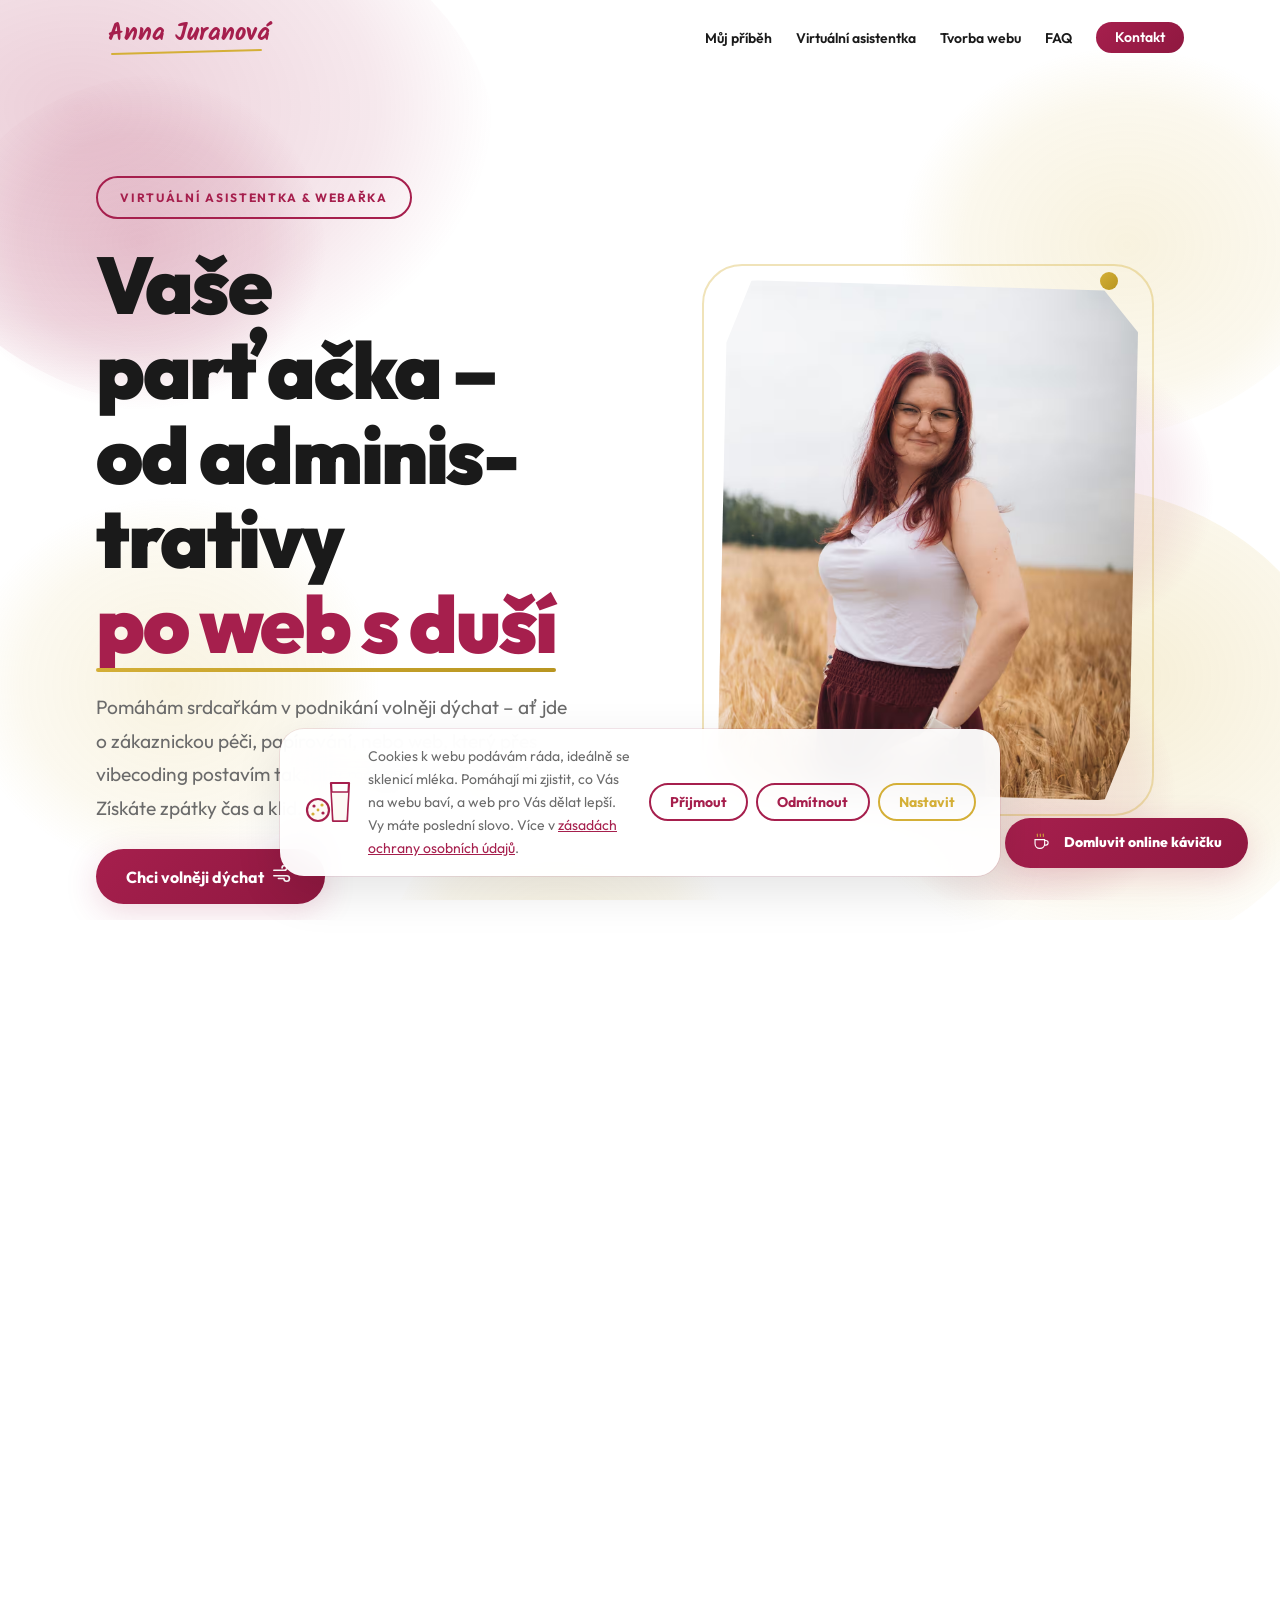
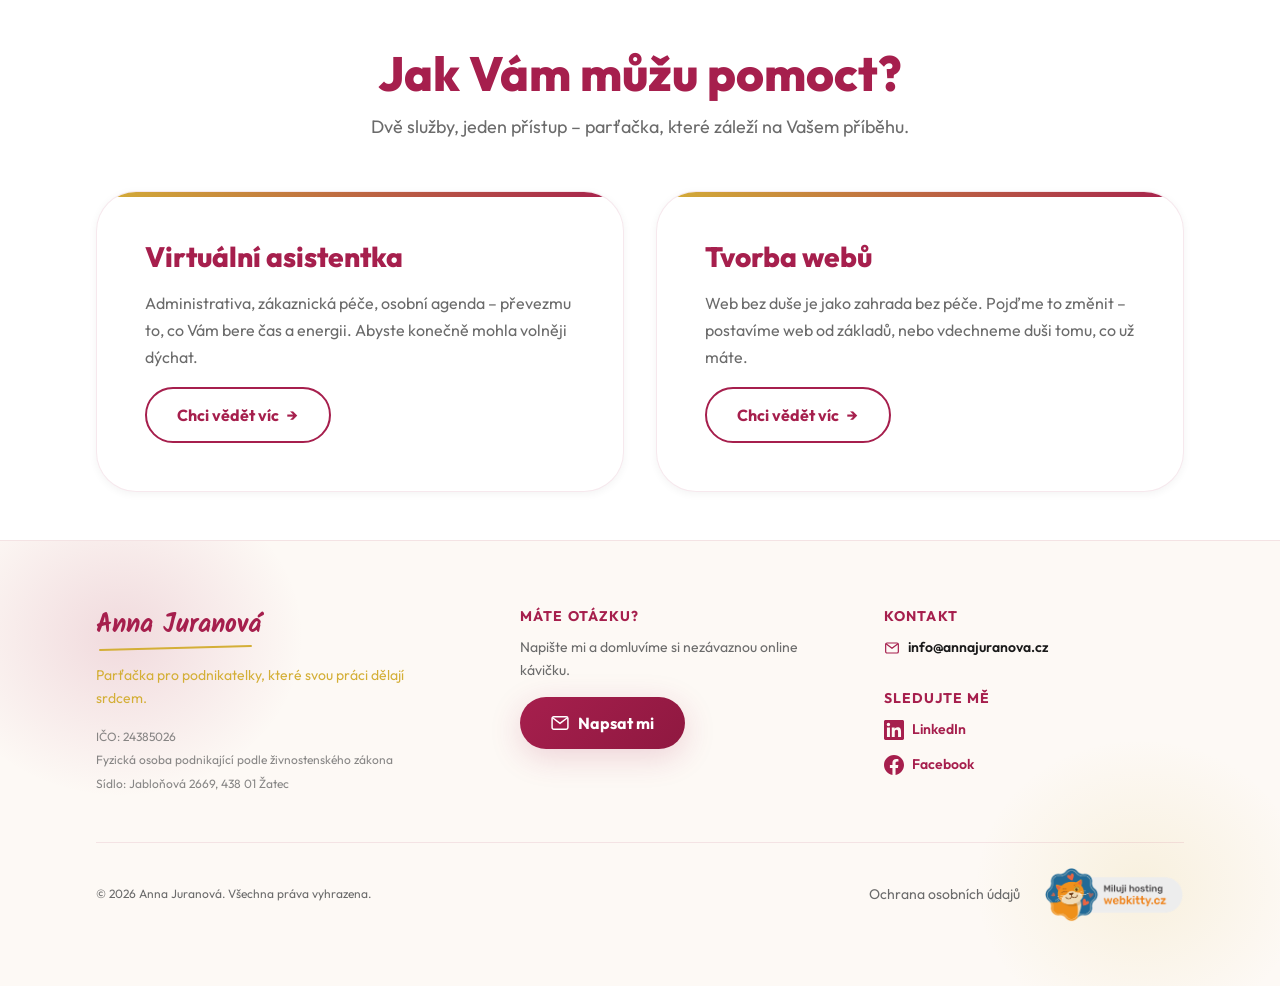
<file: index.html>
<!DOCTYPE html>
<html lang="cs">

<head>
  <meta charset="UTF-8" />
  <meta http-equiv="X-UA-Compatible" content="IE=edge" />
  <meta name="viewport" content="width=device-width, initial-scale=1.0" />

  <title>Anna Juranová – virtuální asistentka &amp; webařka</title>
  <meta name="description"
    content="Pomáhám srdcařkám v podnikání volněji dýchat – ať jde o zákaznickou péči, papírování, nebo web s duší. První online kávička zdarma." />
  <link rel="canonical" href="https://annajuranova.cz/" />

  <!-- Open Graph -->
  <meta property="og:type" content="website" />
  <meta property="og:url" content="https://annajuranova.cz/" />
  <meta property="og:title" content="Anna Juranová – virtuální asistentka &amp; webařka" />
  <meta property="og:description"
    content="Pomáhám srdcařkám v podnikání volněji dýchat – zákaznická péče, administrativa nebo web s duší." />
  <meta property="og:image" content="https://annajuranova.cz/Obrazky/muj_pribeh_2-og.jpeg" />
  <meta property="og:image:width" content="1200" />
  <meta property="og:image:height" content="630" />

  <!-- Twitter Card -->
  <meta name="twitter:card" content="summary_large_image" />
  <meta name="twitter:title" content="Anna Juranová – virtuální asistentka &amp; webařka" />
  <meta name="twitter:description"
    content="Pomáhám srdcařkám v podnikání volněji dýchat – zákaznická péče, administrativa nebo web s duší." />
  <meta name="twitter:image" content="https://annajuranova.cz/Obrazky/muj_pribeh_2-og.jpeg" />

  <!-- Favicon -->
  <link rel="icon" href="favicon.svg" type="image/svg+xml" />

  <!-- Fonts -->
  <link rel="preconnect" href="https://fonts.googleapis.com" />
  <link rel="preconnect" href="https://fonts.gstatic.com" crossorigin />
  <link href="https://fonts.googleapis.com/css2?family=Outfit:wght@300;400;500;600;700;800;900&family=Kalam:wght@700&display=swap"
    rel="stylesheet" />

  <!-- Styles -->
  <link rel="stylesheet" href="style.css?v=8" />

  <!-- Calendly popup widget: CSS i JS se donačítají dynamicky až na klik (viz script.js) -->

  <!-- Structured data – LocalBusiness -->
  <script type="application/ld+json">
  {
    "@context": "https://schema.org",
    "@type": "LocalBusiness",
    "name": "Anna Juranová",
    "description": "Virtuální asistentka a tvorba webů",
    "url": "https://annajuranova.cz",
    "email": "info@annajuranova.cz",
    "address": {
      "@type": "PostalAddress",
      "streetAddress": "Jabloňová 2669",
      "addressLocality": "Žatec",
      "postalCode": "438 01",
      "addressCountry": "CZ"
    }
  }
  </script>

</head>

<body>

  <!-- ========== DEKORATIVNÍ AKVARELOVÉ SKVRNY NA CELÉ STRÁNCE ========== -->
  <div class="watercolor-bg" aria-hidden="true">
    <div class="wc-blob wc-blob--1"></div>
    <div class="wc-blob wc-blob--2"></div>
    <div class="wc-blob wc-blob--3"></div>
    <div class="wc-blob wc-blob--4"></div>
    <div class="wc-blob wc-blob--5"></div>
    <div class="wc-blob wc-blob--6"></div>
  </div>

  <!-- ========== NAVIGATION ========== -->
  <nav class="navbar" id="navbar" aria-label="Hlavní navigace">
    <div class="navbar__inner">
      <a href="/" class="navbar__logo" aria-label="Anna Juranová – domů" aria-current="page">
        <span class="navbar__logo-text">
          <span class="navbar__logo-name">Anna Juranová</span>        </span>
      </a>
      <ul class="navbar__links" id="nav-links" role="list">
        <li><a href="/muj-pribeh" class="navbar__link">Můj příběh</a></li>
        <li><a href="/virtualni-asistentka" class="navbar__link">Virtuální asistentka</a></li>
        <li><a href="/tvorba-webu" class="navbar__link">Tvorba webu</a></li>
        <li><a href="/faq" class="navbar__link">FAQ</a></li>
        <li><a href="/kontakt" class="navbar__link navbar__link--cta">Kontakt</a></li>
      </ul>
      <button class="navbar__hamburger" id="hamburger" aria-label="Otevřít menu" aria-expanded="false"
        aria-controls="nav-links">
        <span></span><span></span><span></span>
      </button>
    </div>
  </nav>

  <!-- ========== HERO ========== -->
  <section class="hero" id="hero">
    <!-- Akvarelové skvrny specificky pro hero -->
    <div class="hero__watercolor hero__watercolor--1" aria-hidden="true"></div>
    <div class="hero__watercolor hero__watercolor--2" aria-hidden="true"></div>

    <div class="hero__inner">
      <!-- Levý sloupec – text -->
      <div class="hero__content">
        <p class="hero__eyebrow reveal">
          Virtuální asistentka &amp;&nbsp;webařka
        </p>

        <h1 class="hero__title reveal">
          Vaše parťačka&nbsp;–<br />
          od&nbsp;adminis&shy;trativy<br />
          <span class="hero__title-accent">po&nbsp;web s&nbsp;duší</span>
        </h1>

        <p class="hero__subtitle reveal">
          Pomáhám srdcařkám v&nbsp;podnikání volněji dýchat – ať&nbsp;jde o&nbsp;zákaznickou péči,
          papírování, nebo web, který přes vibecoding postavím tak, aby&nbsp;měl duši
          a&nbsp;vyprávěl Váš příběh. Získáte zpátky čas a&nbsp;klid.
          Já&nbsp;se postarám o&nbsp;zbytek.
        </p>

        <a href="/kontakt" class="btn btn--cta btn--expand reveal" id="hero-cta">
          <span class="btn__text">Chci volněji dýchat</span>
          <span class="btn__arrow" aria-hidden="true">
            <svg viewBox="0 0 24 24" width="22" height="22" fill="none" xmlns="http://www.w3.org/2000/svg">
              <path class="btn__wind-line btn__wind-line--1" d="M2 9h11.5a2.5 2.5 0 10-2.5-2.5" stroke="#fff"
                stroke-width="1.8" stroke-linecap="round" />
              <path class="btn__wind-line btn__wind-line--2" d="M2 15h14a3 3 0 11-3 3H7" stroke="#fff"
                stroke-width="1.8" stroke-linecap="round" />
            </svg>
          </span>
        </a>
      </div>

      <!-- Pravý sloupec – foto s image mask -->
      <div class="hero__visual reveal" aria-hidden="true">
        <div class="hero__image-frame">
          <img src="Obrazky/hero_sekce%20(1).avif" alt="Anna Juranová – virtuální asistentka a webařka"
            class="hero__photo" width="480" height="600" fetchpriority="high" />
          <!-- Dekorativní pruhy -->
          <div class="hero__deco-ring"></div>
          <div class="hero__deco-dot hero__deco-dot--1"></div>
          <div class="hero__deco-dot hero__deco-dot--2"></div>
        </div>
      </div>
    </div>
  </section>

  <!-- ========== INTRO CARDS (4) ========== -->
  <section class="intro section" id="intro" aria-labelledby="intro-heading">
    <div class="container">
      <h2 class="visually-hidden" id="intro-heading">Proč spolupracovat právě se mnou</h2>
      <div class="intro__grid">

        <article class="intro-card reveal">
          <div class="intro-card__icon-wrap">
            <div class="lottie-icon" id="lottie-admin" aria-hidden="true">
              <!-- Fallback ikona -->
              <svg viewBox="0 0 48 48" fill="none" xmlns="http://www.w3.org/2000/svg">
                <rect x="12" y="9" width="24" height="34" rx="3" stroke="#a61f4d" stroke-width="2.5" fill="none" />
                <rect x="18" y="6" width="12" height="6" rx="2" fill="#d4af37" />
                <path d="M17 21h14M17 28h14M17 35h8" stroke="#a61f4d" stroke-width="2.5" stroke-linecap="round" />
              </svg>
            </div>
          </div>
          <h3 class="intro-card__title">7&nbsp;let v&nbsp;administrativě a&nbsp;zákaznické péči</h3>
          <p class="intro-card__text">Prošla jsem si pozicemi jako back office i&nbsp;koordinátorka dálkového studia.
            Vím, že administrativa a&nbsp;zákaznická péče jsou nepostradatelný základ každého podnikání – a&nbsp;vím,
            jak se o&nbsp;ně postarat.</p>
        </article>

        <article class="intro-card reveal">
          <div class="intro-card__icon-wrap">
            <div class="lottie-icon" id="lottie-web" aria-hidden="true">
              <svg viewBox="0 0 48 48" fill="none" xmlns="http://www.w3.org/2000/svg">
                <rect x="9" y="9" width="30" height="21" rx="2.5" stroke="#a61f4d" stroke-width="2.5" fill="none" />
                <path d="M5 37h38l-3 4H8l-3-4z" fill="#d4af37" />
                <path d="M19 16l-4 4 4 4M29 16l4 4-4 4" stroke="#a61f4d" stroke-width="2.2" stroke-linecap="round"
                  stroke-linejoin="round" />
              </svg>
            </div>
          </div>
          <h3 class="intro-card__title">Tvořím weby s&nbsp;duší</h3>
          <p class="intro-card__text">Neslibuju weby hotové přes noc. Než začnu cokoli stavět, chci znát Váš příběh.
            Jedině tak může vzniknout web, který bude opravdu Váš.</p>
        </article>

        <article class="intro-card reveal">
          <div class="intro-card__icon-wrap">
            <div class="lottie-icon" id="lottie-empathy" aria-hidden="true">
              <svg viewBox="0 0 48 48" fill="none" xmlns="http://www.w3.org/2000/svg">
                <path d="M24 38s-14-9-14-19a8 8 0 0116 0 8 8 0 0116 0c0 10-14 19-14 19" fill="#a61f4d" opacity="0.15" />
                <path d="M24 38s-14-9-14-19a8 8 0 0116 0 8 8 0 0116 0c0 10-14 19-14 19" stroke="#a61f4d"
                  stroke-width="2.5" stroke-linejoin="round" />
              </svg>
            </div>
          </div>
          <h3 class="intro-card__title">Empatický a&nbsp;individuální přístup</h3>
          <p class="intro-card__text">Nejste pro mě jen další klientka. Zajímá mě Váš příběh, Vaše podnikání i&nbsp;to,
            co Vás trápí. Protože jen tak můžu být skutečnou parťačkou.</p>
        </article>

        <article class="intro-card reveal">
          <div class="intro-card__icon-wrap">
            <div class="lottie-icon" id="lottie-chaos" aria-hidden="true">
              <svg viewBox="0 0 48 48" fill="none" xmlns="http://www.w3.org/2000/svg">
                <circle cx="24" cy="24" r="17" stroke="#a61f4d" stroke-width="2.5" fill="none" />
                <path d="M24 9l4.5 15h-9L24 9z" fill="#a61f4d" />
                <path d="M24 39l4.5-15h-9L24 39z" fill="#d4af37" />
                <circle cx="24" cy="24" r="2.5" fill="#fdf9f5" stroke="#a61f4d" stroke-width="1.5" />
              </svg>
            </div>
          </div>
          <h3 class="intro-card__title">Průvodkyně digitálním chaosem</h3>
          <p class="intro-card__text">Ztrácíte se v&nbsp;e‑mailech nebo papírování? Nebo nevíte, jak začít delegovat?
            Od&nbsp;toho tu&nbsp;jsem já – provedu Vás krok za&nbsp;krokem.</p>
        </article>

      </div>
    </div>
  </section>

  <!-- ========== JAK VÁM MŮŽU POMOCT? ========== -->
  <section class="help section" id="help" aria-labelledby="help-heading">
    <div class="container">
      <div class="section-header reveal">
        <h2 class="section-title" id="help-heading">Jak Vám můžu pomoct?</h2>
        <p class="section-subtitle">Dvě služby, jeden přístup – parťačka, které záleží na&nbsp;Vašem příběhu.</p>
      </div>
      <div class="help__grid">

        <article class="help-card reveal">
          <div class="help-card__body">
            <h3 class="help-card__title">Virtuální asistentka</h3>
            <p class="help-card__text">Administrativa, zákaznická péče, osobní agenda – převezmu to, co&nbsp;Vám bere
              čas a&nbsp;energii. Abyste konečně mohla volněji dýchat.</p>
            <a href="/virtualni-asistentka" class="btn btn--ghost btn--expand">
              <span class="btn__text">Chci vědět víc</span>
              <span class="btn__arrow" aria-hidden="true">→</span>
            </a>
          </div>
        </article>

        <article class="help-card reveal">
          <div class="help-card__body">
            <h3 class="help-card__title">Tvorba webů</h3>
            <p class="help-card__text">Web bez duše je jako zahrada bez péče. Pojďme to změnit – postavíme web
              od&nbsp;základů, nebo vdechneme duši tomu, co&nbsp;už máte.</p>
            <a href="/tvorba-webu" class="btn btn--ghost btn--expand">
              <span class="btn__text">Chci vědět víc</span>
              <span class="btn__arrow" aria-hidden="true">→</span>
            </a>
          </div>
        </article>

      </div>
    </div>
  </section>

  <!-- ========== FOOTER ========== -->
  <footer class="footer">
    <div class="footer__watercolor" aria-hidden="true">
      <div class="footer__wc-blob footer__wc-blob--1"></div>
      <div class="footer__wc-blob footer__wc-blob--2"></div>
    </div>
    <div class="container">
      <div class="footer__grid">

        <div class="footer__col">
          <div class="footer__logo">Anna Juranová</div>
          <p class="footer__tagline">Parťačka pro podnikatelky, které svou práci dělají srdcem.</p>
          <div class="footer__legal">
            <p>IČO: 24385026</p>
            <p>Fyzická osoba podnikající podle živnostenského zákona</p>
            <p>Sídlo: Jabloňová 2669, 438&nbsp;01 Žatec</p>
          </div>
        </div>

        <div class="footer__col footer__col--cta">
          <h3 class="footer__heading">Máte otázku?</h3>
          <p class="footer__cta-text">Napište mi a&nbsp;domluvíme si nezávaznou online kávičku.</p>
          <a href="/kontakt" class="btn btn--cta btn--expand">
            <span class="btn__arrow btn__mail" aria-hidden="true">
              <svg viewBox="0 0 24 24" fill="none" xmlns="http://www.w3.org/2000/svg">
                <rect x="2.5" y="4.5" width="19" height="15" rx="2" stroke="#fff" stroke-width="1.8" />
                <path d="M3.5 6l8.5 6.5L20.5 6" stroke="#fff" stroke-width="1.8" stroke-linecap="round"
                  stroke-linejoin="round" />
              </svg>
            </span>
            <span class="btn__text">Napsat mi</span>
          </a>
        </div>

        <div class="footer__col">
          <h3 class="footer__heading">Kontakt</h3>
          <a href="mailto:info@annajuranova.cz" class="footer__link footer__link--contact">
            <span class="footer__link-icon" aria-hidden="true">
              <svg viewBox="0 0 24 24" width="16" height="16" fill="none" xmlns="http://www.w3.org/2000/svg">
                <rect x="2.5" y="4.5" width="19" height="15" rx="2" stroke="currentColor" stroke-width="1.8" />
                <path d="M3.5 6l8.5 6.5L20.5 6" stroke="currentColor" stroke-width="1.8" stroke-linecap="round"
                  stroke-linejoin="round" />
              </svg>
            </span>
            info@annajuranova.cz
          </a>
          <h3 class="footer__heading footer__heading--social">Sledujte mě</h3>
          <div class="footer__social">
            <a href="https://www.linkedin.com/in/annajuranova/" target="_blank" rel="noopener" class="footer__social-link" aria-label="LinkedIn">
              <svg viewBox="0 0 24 24" width="20" height="20" fill="currentColor">
                <path
                  d="M20.447 20.452h-3.554v-5.569c0-1.328-.027-3.037-1.852-3.037-1.853 0-2.136 1.445-2.136 2.939v5.667H9.351V9h3.414v1.561h.046c.477-.9 1.637-1.85 3.37-1.85 3.601 0 4.267 2.37 4.267 5.455v6.286zM5.337 7.433a2.062 2.062 0 01-2.063-2.065 2.064 2.064 0 112.063 2.065zm1.782 13.019H3.555V9h3.564v11.452zM22.225 0H1.771C.792 0 0 .774 0 1.729v20.542C0 23.227.792 24 1.771 24h20.451C23.2 24 24 23.227 24 22.271V1.729C24 .774 23.2 0 22.222 0h.003z" />
              </svg>
              LinkedIn
            </a>
            <a href="https://www.facebook.com/virtualniasistentkaanna" target="_blank" rel="noopener" class="footer__social-link" aria-label="Facebook">
              <svg viewBox="0 0 24 24" width="20" height="20" fill="currentColor">
                <path
                  d="M24 12.073c0-6.627-5.373-12-12-12s-12 5.373-12 12c0 5.99 4.388 10.954 10.125 11.854v-8.385H7.078v-3.47h3.047V9.43c0-3.007 1.792-4.669 4.533-4.669 1.312 0 2.686.235 2.686.235v2.953H15.83c-1.491 0-1.956.925-1.956 1.874v2.25h3.328l-.532 3.47h-2.796v8.385C19.612 23.027 24 18.062 24 12.073z" />
              </svg>
              Facebook
            </a>
          </div>
        </div>

      </div><!-- /.footer__grid -->

      <div class="footer__bottom">
        <p>© 2026 Anna Juranová. Všechna práva vyhrazena.</p>
        <div class="footer__bottom-links">
          <a href="/gdpr" class="footer__link">Ochrana osobních údajů</a>
          <a href="https://obchod.webkitty.cz/?id=180821" class="footer__partner-badge" target="_blank"
            rel="noopener" aria-label="Miluji hosting Webkitty.cz">
            <img src="Obrazky/odznak_miluji_webkitty.png" alt="Miluji hosting Webkitty.cz" width="600" height="234"
              loading="lazy" />
          </a>
        </div>
      </div>
    </div>
  </footer>

  <!-- ========== PLOVOUCÍ TLAČÍTKO ========== -->
  <a href="https://calendly.com/anna-juranova-va/30min?primary_color=a61f4d&text_color=1a1a1a&background_color=fdf9f5" class="floating-cta js-calendly-popup" aria-label="Domluvit online kávičku">
    <span class="floating-cta__icon" aria-hidden="true">
      <svg viewBox="0 0 48 48" fill="none" xmlns="http://www.w3.org/2000/svg">
        <path d="M11 21h21v9a10 10 0 01-10 10h-1a10 10 0 01-10-10v-9z" stroke="#fff" stroke-width="2.5" />
        <path d="M32 23h2.5a5 5 0 010 10H32" stroke="#fff" stroke-width="2.5" stroke-linecap="round" />
        <path class="floating-cta__steam floating-cta__steam--1" d="M16 9c-1.2 2 1.2 3 0 5" stroke="#d4af37"
          stroke-width="2.2" stroke-linecap="round" />
        <path class="floating-cta__steam floating-cta__steam--2" d="M22.5 9c-1.2 2 1.2 3 0 5" stroke="#d4af37"
          stroke-width="2.2" stroke-linecap="round" />
        <path class="floating-cta__steam floating-cta__steam--3" d="M29 9c-1.2 2 1.2 3 0 5" stroke="#d4af37"
          stroke-width="2.2" stroke-linecap="round" />
      </svg>
    </span>
    <span class="floating-cta__text">Domluvit online kávičku</span>
  </a>

  <!-- ========== COOKIE LIŠTA ========== -->
  <div class="cookie-bar hidden" id="cookie-bar" role="dialog" aria-label="Souhlas s cookies" aria-modal="true"
    aria-live="polite">
    <div class="cookie-bar__inner">
      <div class="cookie-bar__icon" aria-hidden="true">
        <svg viewBox="0 0 48 48" fill="none" xmlns="http://www.w3.org/2000/svg">
          <circle cx="14" cy="32" r="11" stroke="#a61f4d" stroke-width="2.2" fill="#fdf9f5" />
          <circle cx="10" cy="28" r="1.6" fill="#a61f4d" />
          <circle cx="18" cy="27" r="1.6" fill="#d4af37" />
          <circle cx="19" cy="35" r="1.6" fill="#a61f4d" />
          <circle cx="9" cy="36" r="1.6" fill="#d4af37" />
          <circle cx="14" cy="32" r="1.4" fill="#d4af37" />
          <path d="M27 5L45 5L43 43L29 43Z" stroke="#a61f4d" stroke-width="2.2" stroke-linejoin="round" />
          <path d="M27.9 14L44.1 14L42.4 42.3L29.6 42.3Z" fill="#fdf9f5" />
          <path d="M27.9 14L44.1 14" stroke="#a61f4d" stroke-width="1.6" stroke-linecap="round" />
        </svg>
      </div>
      <p class="cookie-bar__text">Cookies k&nbsp;webu podávám ráda, ideálně se sklenicí mléka. Pomáhají mi zjistit,
        co&nbsp;Vás na&nbsp;webu baví, a&nbsp;web pro&nbsp;Vás dělat lepší. Vy máte poslední slovo. Více v&nbsp;<a
          href="/gdpr">zásadách ochrany osobních údajů</a>.</p>
      <div class="cookie-bar__btns">
        <button class="btn btn--sm btn--ghost" id="cookie-accept">Přijmout</button>
        <button class="btn btn--sm btn--ghost" id="cookie-reject">Odmítnout</button>
        <button class="btn btn--sm btn--outline" id="cookie-settings">Nastavit</button>
      </div>
    </div>
  </div>

  <!-- ========== COOKIE NASTAVENÍ (MODAL) ========== -->
  <div class="cookie-modal hidden" id="cookie-modal" role="dialog" aria-label="Nastavení cookies" aria-modal="true">
    <div class="cookie-modal__overlay" id="cookie-modal-overlay"></div>
    <div class="cookie-modal__box">
      <button class="cookie-modal__close" id="cookie-modal-close" aria-label="Zavřít nastavení cookies">&times;</button>
      <p class="cookie-modal__intro">Tady si můžete namíchat vlastní talíř cookies – co si dáte, je jen na Vás. 🍪</p>

      <div class="cookie-modal__item">
        <div class="cookie-modal__item-head">
          <h3 class="cookie-modal__item-title">Nezbytné cookies (vždy zapnuto, nelze vypnout)</h3>
          <span class="cookie-modal__always">Vždy aktivní</span>
        </div>
        <p class="cookie-modal__item-text">Bez těch by web pořádně nefungoval – starají se třeba o to, aby se Vám nerozsypalo, co jste už vyplnili.</p>
      </div>

      <div class="cookie-modal__item">
        <div class="cookie-modal__item-head">
          <h3 class="cookie-modal__item-title">Analytické cookies</h3>
          <label class="cookie-modal__switch">
            <input type="checkbox" id="cookie-analytics-toggle" class="cookie-modal__switch-input">
            <span class="cookie-modal__switch-track"></span>
          </label>
        </div>
        <p class="cookie-modal__item-text">Pomáhají mi pochopit, jak web používáte a co má smysl vylepšit – žádná jména, jen čísla a grafy.</p>
      </div>

      <div class="cookie-modal__actions">
        <button class="btn btn--sm btn--outline" id="cookie-modal-save">Uložit nastavení</button>
        <button class="btn btn--sm btn--ghost" id="cookie-modal-accept-all">Přijmout vše</button>
      </div>
    </div>
  </div>

  <!-- JS -->
  <script src="script.js?v=8" defer></script>

</body>

</html>
</file>
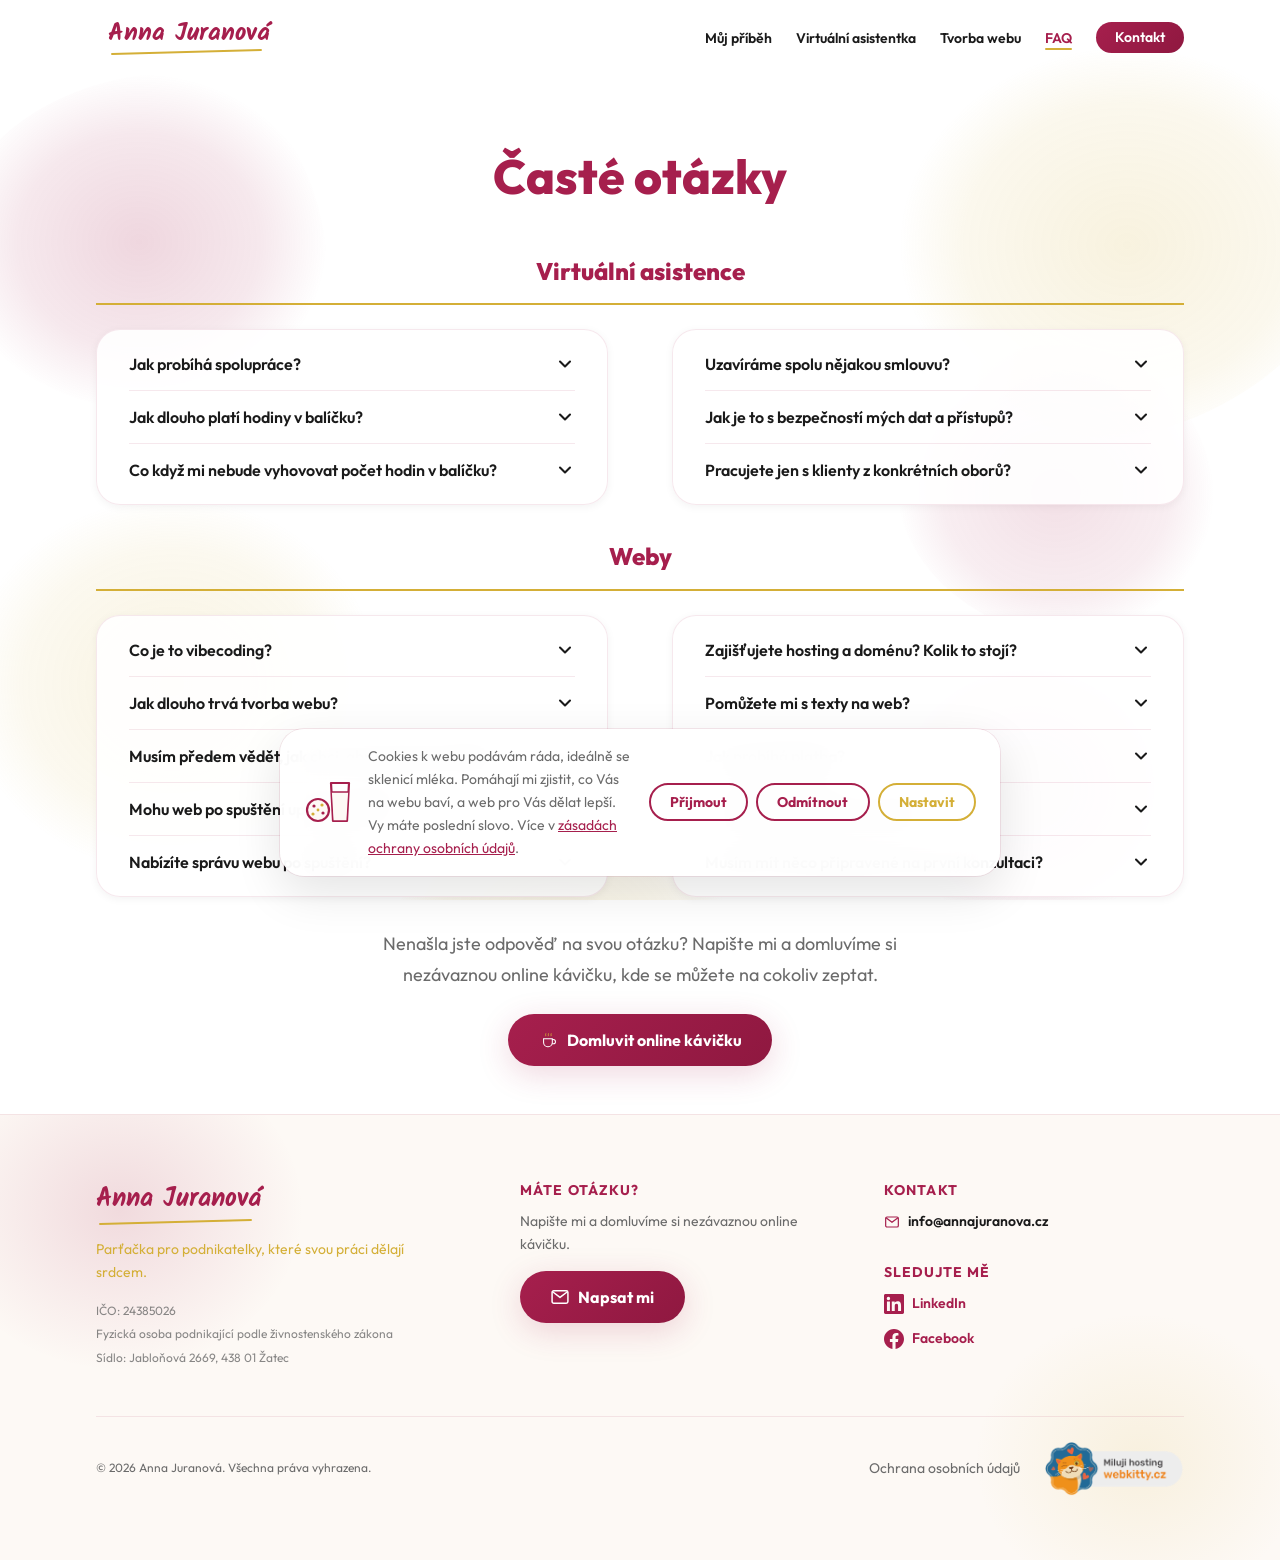
<file: faq.html>
<!DOCTYPE html>
<html lang="cs">

<head>
  <meta charset="UTF-8" />
  <meta http-equiv="X-UA-Compatible" content="IE=edge" />
  <meta name="viewport" content="width=device-width, initial-scale=1.0" />

  <title>Časté otázky – Anna Juranová</title>
  <meta name="description"
    content="Odpovědi na časté otázky o spolupráci s virtuální asistentkou i o tvorbě webu – balíčky hodin, smlouvy, vibecoding, platby i termíny." />
  <link rel="canonical" href="https://annajuranova.cz/faq" />

  <!-- Open Graph -->
  <meta property="og:type" content="website" />
  <meta property="og:url" content="https://annajuranova.cz/faq" />
  <meta property="og:title" content="Časté otázky – Anna Juranová" />
  <meta property="og:description"
    content="Odpovědi na časté otázky o spolupráci s virtuální asistentkou i o tvorbě webu." />
  <meta property="og:image" content="https://annajuranova.cz/Obrazky/muj_pribeh_2-og.jpeg" />
  <meta property="og:image:width" content="1200" />
  <meta property="og:image:height" content="630" />

  <!-- Twitter Card -->
  <meta name="twitter:card" content="summary_large_image" />
  <meta name="twitter:title" content="Časté otázky – Anna Juranová" />
  <meta name="twitter:description"
    content="Odpovědi na časté otázky o spolupráci s virtuální asistentkou i o tvorbě webu." />
  <meta name="twitter:image" content="https://annajuranova.cz/Obrazky/muj_pribeh_2-og.jpeg" />

  <!-- Favicon -->
  <link rel="icon" href="favicon.svg" type="image/svg+xml" />

  <!-- Fonts -->
  <link rel="preconnect" href="https://fonts.googleapis.com" />
  <link rel="preconnect" href="https://fonts.gstatic.com" crossorigin />
  <link
    href="https://fonts.googleapis.com/css2?family=Outfit:wght@300;400;500;600;700;800;900&family=Kalam:wght@700&display=swap"
    rel="stylesheet" />

  <!-- Styles -->
  <link rel="stylesheet" href="style.css?v=8" />

  <!-- Calendly popup widget: CSS i JS se donačítají dynamicky až na klik (viz script.js) -->

  <!-- Strukturovaná data: FAQPage -->
  <script type="application/ld+json">
  {
    "@context": "https://schema.org",
    "@type": "FAQPage",
    "mainEntity": [
      {
        "@type": "Question",
        "name": "Jak probíhá spolupráce?",
        "acceptedAnswer": { "@type": "Answer", "text": "Napíšete mi a domluvíme si nezávaznou online kávičku, kde si vše probereme. Pokud zjistíme, že jsme na stejné vlně, vybereme balíček, který Vám bude vyhovovat, a můžeme odstartovat spolupráci." }
      },
      {
        "@type": "Question",
        "name": "Jak dlouho platí hodiny v balíčku?",
        "acceptedAnswer": { "@type": "Answer", "text": "Hodiny v balíčku jsou platné v daném měsíci, ve kterém jste balíček zakoupila, a nejsou přenosné do dalšího měsíce." }
      },
      {
        "@type": "Question",
        "name": "Co když mi nebude vyhovovat počet hodin v balíčku?",
        "acceptedAnswer": { "@type": "Answer", "text": "Nevadí, balíček vždy můžeme upravit nebo dojednat víc hodin tak, aby Vám vyhovoval." }
      },
      {
        "@type": "Question",
        "name": "Uzavíráme spolu nějakou smlouvu?",
        "acceptedAnswer": { "@type": "Answer", "text": "Ano, pracujeme spolu na základě smlouvy, kterou Vám před podpisem zašlu k nahlédnutí." }
      },
      {
        "@type": "Question",
        "name": "Jak je to s bezpečností mých dat a přístupů?",
        "acceptedAnswer": { "@type": "Answer", "text": "Bezpečnost beru velmi vážně. Součástí naší smlouvy je i dohoda o mlčenlivosti. K zabezpečení hesel používám nástroj Bitwarden." }
      },
      {
        "@type": "Question",
        "name": "Pracujete jen s klienty z konkrétních oborů?",
        "acceptedAnswer": { "@type": "Answer", "text": "Ne. Na své práci miluju právě tu rozmanitost. Ráda budu asistovat v jakémkoli oboru." }
      },
      {
        "@type": "Question",
        "name": "Co je to vibecoding?",
        "acceptedAnswer": { "@type": "Answer", "text": "Vibecoding je moderní způsob tvorby webů pomocí AI. Místo ručního psaní kódu pracuji s umělou inteligencí, která mi pomáhá web postavit rychleji a efektivněji. Pro Vás to znamená web na míru za přijatelnější cenu – bez kompromisů na kvalitě nebo duši výsledku." }
      },
      {
        "@type": "Question",
        "name": "Jak dlouho trvá tvorba webu?",
        "acceptedAnswer": { "@type": "Answer", "text": "Do 30 dnů od dodání podkladů. Někdy to jde i rychleji – záleží na mé aktuální kapacitě." }
      },
      {
        "@type": "Question",
        "name": "Musím předem vědět, jak chci, aby můj web vypadal?",
        "acceptedAnswer": { "@type": "Answer", "text": "Nemusíte. Všechno dáme dohromady společně – od struktury přes obsah až po vizuální styl. Od toho tu jsem." }
      },
      {
        "@type": "Question",
        "name": "Mohu web po spuštění upravovat sám?",
        "acceptedAnswer": { "@type": "Answer", "text": "Ano, jde to pomocí nástroje Direct Edit. Ukážu Vám jak. Pomocí tohoto nástroje jdou upravovat například fotky, ikonky a texty." }
      },
      {
        "@type": "Question",
        "name": "Nabízíte správu webu po spuštění?",
        "acceptedAnswer": { "@type": "Answer", "text": "Ano, pokud budete chtít na webu něco změnit nebo přidat, stačí mi napsat. Správu webu účtuji hodinovou sazbou 600 Kč/h." }
      },
      {
        "@type": "Question",
        "name": "Zajišťujete hosting a doménu? Kolik to stojí?",
        "acceptedAnswer": { "@type": "Answer", "text": "Ano, pokud budete chtít, zajistím Vám hosting na Webkitty.cz, kde je cena cca 1 150 Kč bez DPH za rok. Doména s koncovkou .cz stojí cca 244 Kč bez DPH za rok." }
      },
      {
        "@type": "Question",
        "name": "Pomůžete mi s texty na web?",
        "acceptedAnswer": { "@type": "Answer", "text": "Ano, součástí tvorby webu je základní podpora při tvorbě obsahu – tipy, co na web určitě patří, jak strukturovat nadpisy nebo jak oslovit Vaši cílovou skupinu. Pokud potřebujete texty napsat od začátku nebo přepracovat, ráda se s Vámi individuálně domluvím." }
      },
      {
        "@type": "Question",
        "name": "Jak probíhá platba?",
        "acceptedAnswer": { "@type": "Answer", "text": "Po druhé online schůzce a odsouhlasení Vám zašlu fakturu na 5 000,- Kč. Zbylou částku doplácíte po schválení webu a před nasazením na hosting. Platba probíhá převodem na účet." }
      },
      {
        "@type": "Question",
        "name": "Co když potřebuji web rychleji?",
        "acceptedAnswer": { "@type": "Answer", "text": "Pokud potřebujete web dříve než do 30 dnů, ozvěte se mi a domluvíme se individuálně. Expresní zhotovení je za příplatek." }
      },
      {
        "@type": "Question",
        "name": "Musím mít něco připravené na první konzultaci?",
        "acceptedAnswer": { "@type": "Answer", "text": "Na první online kávičku nemusíte mít připravené nic. Probereme spolu, v čem podnikáte, jaký web si představujete a co od něj očekáváte. Při druhé konzultaci Vám řeknu, co vše mi později dodáte." }
      }
    ]
  }
  </script>
</head>

<body>

  <!-- ========== DEKORATIVNÍ AKVARELOVÉ SKVRNY NA CELÉ STRÁNCE ========== -->
  <div class="watercolor-bg" aria-hidden="true">
    <div class="wc-blob wc-blob--1"></div>
    <div class="wc-blob wc-blob--2"></div>
    <div class="wc-blob wc-blob--3"></div>
    <div class="wc-blob wc-blob--4"></div>
    <div class="wc-blob wc-blob--5"></div>
    <div class="wc-blob wc-blob--6"></div>
  </div>

  <!-- ========== NAVIGATION ========== -->
  <nav class="navbar" id="navbar" aria-label="Hlavní navigace">
    <div class="navbar__inner">
      <a href="/" class="navbar__logo" aria-label="Anna Juranová – domů">
        <span class="navbar__logo-text">
          <span class="navbar__logo-name">Anna Juranová</span> </span>
      </a>
      <ul class="navbar__links" id="nav-links" role="list">
        <li><a href="/muj-pribeh" class="navbar__link">Můj příběh</a></li>
        <li><a href="/virtualni-asistentka" class="navbar__link">Virtuální asistentka</a></li>
        <li><a href="/tvorba-webu" class="navbar__link">Tvorba webu</a></li>
        <li><a href="/faq" class="navbar__link" aria-current="page">FAQ</a></li>
        <li><a href="/kontakt" class="navbar__link navbar__link--cta">Kontakt</a></li>
      </ul>
      <button class="navbar__hamburger" id="hamburger" aria-label="Otevřít menu" aria-expanded="false"
        aria-controls="nav-links">
        <span></span><span></span><span></span>
      </button>
    </div>
  </nav>

  <!-- ========== FAQ ========== -->
  <section class="section section--top-offset" id="faq" aria-labelledby="faq-heading">
    <div class="container">
      <div class="section-header reveal">
        <h1 class="section-title" id="faq-heading">Časté otázky</h1>
      </div>

      <div class="faq-group reveal">
        <h2 class="faq__group-title">Virtuální asistence</h2>
        <div class="faq__cols">

          <div class="faq__col">
            <div class="accordion-item">
              <button class="accordion-header" aria-expanded="false">
                Jak probíhá spolupráce?
                <svg class="accordion-icon" viewBox="0 0 24 24">
                  <polyline points="6 9 12 15 18 9"></polyline>
                </svg>
              </button>
              <div class="accordion-body">
                <p>Napíšete mi a&nbsp;domluvíme si nezávaznou online kávičku, kde si vše probereme. Pokud
                  zjistíme, že jsme na&nbsp;stejné vlně, vybereme balíček, který Vám bude vyhovovat, a&nbsp;můžeme
                  odstartovat spolupráci.</p>
              </div>
            </div>
            <div class="accordion-item">
              <button class="accordion-header" aria-expanded="false">
                Jak dlouho platí hodiny v balíčku?
                <svg class="accordion-icon" viewBox="0 0 24 24">
                  <polyline points="6 9 12 15 18 9"></polyline>
                </svg>
              </button>
              <div class="accordion-body">
                <p>Hodiny v&nbsp;balíčku jsou platné v&nbsp;daném měsíci, ve&nbsp;kterém jste balíček zakoupila,
                  a&nbsp;nejsou přenosné do&nbsp;dalšího měsíce.</p>
              </div>
            </div>
            <div class="accordion-item">
              <button class="accordion-header" aria-expanded="false">
                Co když mi nebude vyhovovat počet hodin v balíčku?
                <svg class="accordion-icon" viewBox="0 0 24 24">
                  <polyline points="6 9 12 15 18 9"></polyline>
                </svg>
              </button>
              <div class="accordion-body">
                <p>Nevadí, balíček vždy můžeme upravit nebo dojednat víc hodin tak, aby Vám vyhovoval.</p>
              </div>
            </div>
          </div>

          <div class="faq__col">
            <div class="accordion-item">
              <button class="accordion-header" aria-expanded="false">
                Uzavíráme spolu nějakou smlouvu?
                <svg class="accordion-icon" viewBox="0 0 24 24">
                  <polyline points="6 9 12 15 18 9"></polyline>
                </svg>
              </button>
              <div class="accordion-body">
                <p>Ano, pracujeme spolu na&nbsp;základě smlouvy, kterou Vám před podpisem zašlu k&nbsp;nahlédnutí.</p>
              </div>
            </div>
            <div class="accordion-item">
              <button class="accordion-header" aria-expanded="false">
                Jak je to s bezpečností mých dat a přístupů?
                <svg class="accordion-icon" viewBox="0 0 24 24">
                  <polyline points="6 9 12 15 18 9"></polyline>
                </svg>
              </button>
              <div class="accordion-body">
                <p>Bezpečnost beru velmi vážně. Součástí naší smlouvy je i&nbsp;dohoda o&nbsp;mlčenlivosti.
                  K&nbsp;zabezpečení hesel používám nástroj Bitwarden.</p>
              </div>
            </div>
            <div class="accordion-item">
              <button class="accordion-header" aria-expanded="false">
                Pracujete jen s klienty z konkrétních oborů?
                <svg class="accordion-icon" viewBox="0 0 24 24">
                  <polyline points="6 9 12 15 18 9"></polyline>
                </svg>
              </button>
              <div class="accordion-body">
                <p>Ne. Na&nbsp;své práci miluju právě tu&nbsp;rozmanitost. Ráda budu asistovat v&nbsp;jakémkoli
                  oboru.</p>
              </div>
            </div>
          </div>

        </div>
      </div>

      <div class="faq-group reveal">
        <h2 class="faq__group-title">Weby</h2>
        <div class="faq__cols">

          <div class="faq__col">
            <div class="accordion-item">
              <button class="accordion-header" aria-expanded="false">
                Co je to vibecoding?
                <svg class="accordion-icon" viewBox="0 0 24 24">
                  <polyline points="6 9 12 15 18 9"></polyline>
                </svg>
              </button>
              <div class="accordion-body">
                <p>Vibecoding je moderní způsob tvorby webů pomocí AI. Místo ručního psaní kódu pracuji
                  s&nbsp;umělou inteligencí, která mi pomáhá web postavit rychleji a&nbsp;efektivněji. Pro&nbsp;Vás
                  to znamená web na&nbsp;míru za&nbsp;přijatelnější cenu – bez kompromisů na&nbsp;kvalitě nebo
                  duši výsledku.</p>
              </div>
            </div>
            <div class="accordion-item">
              <button class="accordion-header" aria-expanded="false">
                Jak dlouho trvá tvorba webu?
                <svg class="accordion-icon" viewBox="0 0 24 24">
                  <polyline points="6 9 12 15 18 9"></polyline>
                </svg>
              </button>
              <div class="accordion-body">
                <p>Do&nbsp;30&nbsp;dnů od&nbsp;dodání podkladů. Někdy to jde i&nbsp;rychleji – záleží na&nbsp;mé
                  aktuální kapacitě.</p>
              </div>
            </div>
            <div class="accordion-item">
              <button class="accordion-header" aria-expanded="false">
                Musím předem vědět, jak chci, aby můj web vypadal?
                <svg class="accordion-icon" viewBox="0 0 24 24">
                  <polyline points="6 9 12 15 18 9"></polyline>
                </svg>
              </button>
              <div class="accordion-body">
                <p>Nemusíte. Všechno dáme dohromady společně – od&nbsp;struktury přes obsah až po&nbsp;vizuální
                  styl. Od&nbsp;toho tu&nbsp;jsem.</p>
              </div>
            </div>
            <div class="accordion-item">
              <button class="accordion-header" aria-expanded="false">
                Mohu web po spuštění upravovat sama?
                <svg class="accordion-icon" viewBox="0 0 24 24">
                  <polyline points="6 9 12 15 18 9"></polyline>
                </svg>
              </button>
              <div class="accordion-body">
                <p>Ano, jde to pomocí nástroje <a href="https://directedit.dev/cs/" target="_blank"
                    rel="noopener">Direct&nbsp;Edit</a>. Ukážu Vám jak. Pomocí tohoto nástroje jdou
                  upravovat například fotky, ikonky a&nbsp;texty.</p>
              </div>
            </div>
            <div class="accordion-item">
              <button class="accordion-header" aria-expanded="false">
                Nabízíte správu webu po spuštění?
                <svg class="accordion-icon" viewBox="0 0 24 24">
                  <polyline points="6 9 12 15 18 9"></polyline>
                </svg>
              </button>
              <div class="accordion-body">
                <p>Ano, pokud budete chtít na&nbsp;webu něco změnit nebo přidat, stačí mi napsat. Správu webu
                  účtuji hodinovou sazbou 600&nbsp;Kč/h.</p>
              </div>
            </div>
          </div>

          <div class="faq__col">
            <div class="accordion-item">
              <button class="accordion-header" aria-expanded="false">
                Zajišťujete hosting a doménu? Kolik to stojí?
                <svg class="accordion-icon" viewBox="0 0 24 24">
                  <polyline points="6 9 12 15 18 9"></polyline>
                </svg>
              </button>
              <div class="accordion-body">
                <p>Ano, pokud budete chtít, zajistím Vám hosting na&nbsp;<a href="https://obchod.webkitty.cz/?id=180821"
                    target="_blank" rel="noopener">Webkitty.cz</a>, kde je cena cca
                  1&nbsp;150&nbsp;Kč bez&nbsp;DPH za&nbsp;rok. Doména s&nbsp;koncovkou .cz stojí cca 244&nbsp;Kč
                  bez&nbsp;DPH za&nbsp;rok.</p>
              </div>
            </div>
            <div class="accordion-item">
              <button class="accordion-header" aria-expanded="false">
                Pomůžete mi s texty na web?
                <svg class="accordion-icon" viewBox="0 0 24 24">
                  <polyline points="6 9 12 15 18 9"></polyline>
                </svg>
              </button>
              <div class="accordion-body">
                <p>Ano, součástí tvorby webu je základní podpora při&nbsp;tvorbě obsahu – tipy, co na&nbsp;web
                  určitě patří, jak strukturovat nadpisy nebo jak oslovit Vaši cílovou skupinu. Pokud potřebujete
                  texty napsat od&nbsp;začátku nebo přepracovat, ráda se s&nbsp;Vámi individuálně domluvím.</p>
              </div>
            </div>
            <div class="accordion-item">
              <button class="accordion-header" aria-expanded="false">
                Jak probíhá platba?
                <svg class="accordion-icon" viewBox="0 0 24 24">
                  <polyline points="6 9 12 15 18 9"></polyline>
                </svg>
              </button>
              <div class="accordion-body">
                <p>Po&nbsp;druhé online schůzce a&nbsp;odsouhlasení Vám zašlu fakturu na&nbsp;5&nbsp;000,-&nbsp;Kč.
                  Zbylou částku doplácíte po&nbsp;schválení webu a&nbsp;před nasazením na&nbsp;hosting. Platba
                  probíhá převodem na&nbsp;účet.</p>
              </div>
            </div>
            <div class="accordion-item">
              <button class="accordion-header" aria-expanded="false">
                Co když potřebuji web rychleji?
                <svg class="accordion-icon" viewBox="0 0 24 24">
                  <polyline points="6 9 12 15 18 9"></polyline>
                </svg>
              </button>
              <div class="accordion-body">
                <p>Pokud potřebujete web dříve než do&nbsp;30&nbsp;dnů, ozvěte se mi a&nbsp;domluvíme se
                  individuálně. Expresní zhotovení je za&nbsp;příplatek.</p>
              </div>
            </div>
            <div class="accordion-item">
              <button class="accordion-header" aria-expanded="false">
                Musím mít něco připravené na první konzultaci?
                <svg class="accordion-icon" viewBox="0 0 24 24">
                  <polyline points="6 9 12 15 18 9"></polyline>
                </svg>
              </button>
              <div class="accordion-body">
                <p>Na&nbsp;první online kávičku nemusíte mít připravené nic. Probereme spolu, v&nbsp;čem
                  podnikáte, jaký web si představujete a&nbsp;co od&nbsp;něj očekáváte. Při&nbsp;druhé konzultaci
                  Vám řeknu, co vše mi později dodáte.</p>
              </div>
            </div>
          </div>

        </div>
      </div>

      <div class="testimonial__cta testimonial__cta--mt-9 reveal">
        <p>Nenašla jste odpověď na svou otázku? Napište mi a&nbsp;domluvíme si nezávaznou online kávičku, kde se můžete
          na cokoliv zeptat.</p>
        <a href="https://calendly.com/anna-juranova-va/30min?primary_color=a61f4d&text_color=1a1a1a&background_color=fdf9f5"
          class="btn btn--cta btn--expand reveal js-calendly-popup">
          <span class="btn__arrow btn__coffee" aria-hidden="true">
            <svg viewBox="0 0 48 48" fill="none" xmlns="http://www.w3.org/2000/svg">
              <path d="M11 21h21v9a10 10 0 01-10 10h-1a10 10 0 01-10-10v-9z" stroke="#fff" stroke-width="2.5" />
              <path d="M32 23h2.5a5 5 0 010 10H32" stroke="#fff" stroke-width="2.5" stroke-linecap="round" />
              <path class="floating-cta__steam btn__steam--1" d="M16 9c-1.2 2 1.2 3 0 5" stroke="#d4af37"
                stroke-width="2.2" stroke-linecap="round" />
              <path class="floating-cta__steam btn__steam--2" d="M22.5 9c-1.2 2 1.2 3 0 5" stroke="#d4af37"
                stroke-width="2.2" stroke-linecap="round" />
              <path class="floating-cta__steam btn__steam--3" d="M29 9c-1.2 2 1.2 3 0 5" stroke="#d4af37"
                stroke-width="2.2" stroke-linecap="round" />
            </svg>
          </span>
          <span class="btn__text">Domluvit online kávičku</span>
        </a>
      </div>
    </div>
  </section>

  <!-- ========== FOOTER ========== -->
  <footer class="footer">
    <div class="footer__watercolor" aria-hidden="true">
      <div class="footer__wc-blob footer__wc-blob--1"></div>
      <div class="footer__wc-blob footer__wc-blob--2"></div>
    </div>
    <div class="container">
      <div class="footer__grid">

        <div class="footer__col">
          <div class="footer__logo">Anna Juranová</div>
          <p class="footer__tagline">Parťačka pro podnikatelky, které svou práci dělají srdcem.</p>
          <div class="footer__legal">
            <p>IČO: 24385026</p>
            <p>Fyzická osoba podnikající podle živnostenského zákona</p>
            <p>Sídlo: Jabloňová 2669, 438&nbsp;01 Žatec</p>
          </div>
        </div>

        <div class="footer__col footer__col--cta">
          <h3 class="footer__heading">Máte otázku?</h3>
          <p class="footer__cta-text">Napište mi a&nbsp;domluvíme si nezávaznou online kávičku.</p>
          <a href="/kontakt" class="btn btn--cta btn--expand">
            <span class="btn__arrow btn__mail" aria-hidden="true">
              <svg viewBox="0 0 24 24" fill="none" xmlns="http://www.w3.org/2000/svg">
                <rect x="2.5" y="4.5" width="19" height="15" rx="2" stroke="#fff" stroke-width="1.8" />
                <path d="M3.5 6l8.5 6.5L20.5 6" stroke="#fff" stroke-width="1.8" stroke-linecap="round"
                  stroke-linejoin="round" />
              </svg>
            </span>
            <span class="btn__text">Napsat mi</span>
          </a>
        </div>

        <div class="footer__col">
          <h3 class="footer__heading">Kontakt</h3>
          <a href="mailto:info@annajuranova.cz" class="footer__link footer__link--contact">
            <span class="footer__link-icon" aria-hidden="true">
              <svg viewBox="0 0 24 24" width="16" height="16" fill="none" xmlns="http://www.w3.org/2000/svg">
                <rect x="2.5" y="4.5" width="19" height="15" rx="2" stroke="currentColor" stroke-width="1.8" />
                <path d="M3.5 6l8.5 6.5L20.5 6" stroke="currentColor" stroke-width="1.8" stroke-linecap="round"
                  stroke-linejoin="round" />
              </svg>
            </span>
            info@annajuranova.cz
          </a>
          <h3 class="footer__heading footer__heading--social">Sledujte mě</h3>
          <div class="footer__social">
            <a href="https://www.linkedin.com/in/annajuranova/" target="_blank" rel="noopener"
              class="footer__social-link" aria-label="LinkedIn">
              <svg viewBox="0 0 24 24" width="20" height="20" fill="currentColor">
                <path
                  d="M20.447 20.452h-3.554v-5.569c0-1.328-.027-3.037-1.852-3.037-1.853 0-2.136 1.445-2.136 2.939v5.667H9.351V9h3.414v1.561h.046c.477-.9 1.637-1.85 3.37-1.85 3.601 0 4.267 2.37 4.267 5.455v6.286zM5.337 7.433a2.062 2.062 0 01-2.063-2.065 2.064 2.064 0 112.063 2.065zm1.782 13.019H3.555V9h3.564v11.452zM22.225 0H1.771C.792 0 0 .774 0 1.729v20.542C0 23.227.792 24 1.771 24h20.451C23.2 24 24 23.227 24 22.271V1.729C24 .774 23.2 0 22.222 0h.003z" />
              </svg>
              LinkedIn
            </a>
            <a href="https://www.facebook.com/virtualniasistentkaanna" target="_blank" rel="noopener"
              class="footer__social-link" aria-label="Facebook">
              <svg viewBox="0 0 24 24" width="20" height="20" fill="currentColor">
                <path
                  d="M24 12.073c0-6.627-5.373-12-12-12s-12 5.373-12 12c0 5.99 4.388 10.954 10.125 11.854v-8.385H7.078v-3.47h3.047V9.43c0-3.007 1.792-4.669 4.533-4.669 1.312 0 2.686.235 2.686.235v2.953H15.83c-1.491 0-1.956.925-1.956 1.874v2.25h3.328l-.532 3.47h-2.796v8.385C19.612 23.027 24 18.062 24 12.073z" />
              </svg>
              Facebook
            </a>
          </div>
        </div>

      </div><!-- /.footer__grid -->

      <div class="footer__bottom">
        <p>© 2026 Anna Juranová. Všechna práva vyhrazena.</p>
        <div class="footer__bottom-links">
          <a href="/gdpr" class="footer__link">Ochrana osobních údajů</a>
          <a href="https://obchod.webkitty.cz/?id=180821" class="footer__partner-badge" target="_blank"
            rel="noopener" aria-label="Miluji hosting Webkitty.cz">
            <img src="Obrazky/odznak_miluji_webkitty.png" alt="Miluji hosting Webkitty.cz" width="600" height="234"
              loading="lazy" />
          </a>
        </div>
      </div>
    </div>
  </footer>

  <!-- ========== COOKIE LIŠTA ========== -->
  <div class="cookie-bar hidden" id="cookie-bar" role="dialog" aria-label="Souhlas s cookies" aria-modal="true"
    aria-live="polite">
    <div class="cookie-bar__inner">
      <div class="cookie-bar__icon" aria-hidden="true">
        <svg viewBox="0 0 48 48" fill="none" xmlns="http://www.w3.org/2000/svg">
          <circle cx="14" cy="32" r="11" stroke="#a61f4d" stroke-width="2.2" fill="#fdf9f5" />
          <circle cx="10" cy="28" r="1.6" fill="#a61f4d" />
          <circle cx="18" cy="27" r="1.6" fill="#d4af37" />
          <circle cx="19" cy="35" r="1.6" fill="#a61f4d" />
          <circle cx="9" cy="36" r="1.6" fill="#d4af37" />
          <circle cx="14" cy="32" r="1.4" fill="#d4af37" />
          <path d="M27 5L45 5L43 43L29 43Z" stroke="#a61f4d" stroke-width="2.2" stroke-linejoin="round" />
          <path d="M27.9 14L44.1 14L42.4 42.3L29.6 42.3Z" fill="#fdf9f5" />
          <path d="M27.9 14L44.1 14" stroke="#a61f4d" stroke-width="1.6" stroke-linecap="round" />
        </svg>
      </div>
      <p class="cookie-bar__text">Cookies k&nbsp;webu podávám ráda, ideálně se sklenicí mléka. Pomáhají mi zjistit,
        co&nbsp;Vás na&nbsp;webu baví, a&nbsp;web pro&nbsp;Vás dělat lepší. Vy máte poslední slovo. Více v&nbsp;<a
          href="/gdpr">zásadách ochrany osobních údajů</a>.</p>
      <div class="cookie-bar__btns">
        <button class="btn btn--sm btn--ghost" id="cookie-accept">Přijmout</button>
        <button class="btn btn--sm btn--ghost" id="cookie-reject">Odmítnout</button>
        <button class="btn btn--sm btn--outline" id="cookie-settings">Nastavit</button>
      </div>
    </div>
  </div>

  <!-- ========== COOKIE NASTAVENÍ (MODAL) ========== -->
  <div class="cookie-modal hidden" id="cookie-modal" role="dialog" aria-label="Nastavení cookies" aria-modal="true">
    <div class="cookie-modal__overlay" id="cookie-modal-overlay"></div>
    <div class="cookie-modal__box">
      <button class="cookie-modal__close" id="cookie-modal-close" aria-label="Zavřít nastavení cookies">&times;</button>
      <p class="cookie-modal__intro">Tady si můžete namíchat vlastní talíř cookies – co si dáte, je jen na Vás. 🍪</p>

      <div class="cookie-modal__item">
        <div class="cookie-modal__item-head">
          <h3 class="cookie-modal__item-title">Nezbytné cookies (vždy zapnuto, nelze vypnout)</h3>
          <span class="cookie-modal__always">Vždy aktivní</span>
        </div>
        <p class="cookie-modal__item-text">Bez těch by web pořádně nefungoval – starají se třeba o to, aby se Vám
          nerozsypalo, co jste už vyplnili.</p>
      </div>

      <div class="cookie-modal__item">
        <div class="cookie-modal__item-head">
          <h3 class="cookie-modal__item-title">Analytické cookies</h3>
          <label class="cookie-modal__switch">
            <input type="checkbox" id="cookie-analytics-toggle" class="cookie-modal__switch-input">
            <span class="cookie-modal__switch-track"></span>
          </label>
        </div>
        <p class="cookie-modal__item-text">Pomáhají mi pochopit, jak web používáte a co má smysl vylepšit – žádná jména,
          jen čísla a grafy.</p>
      </div>

      <div class="cookie-modal__actions">
        <button class="btn btn--sm btn--outline" id="cookie-modal-save">Uložit nastavení</button>
        <button class="btn btn--sm btn--ghost" id="cookie-modal-accept-all">Přijmout vše</button>
      </div>
    </div>
  </div>

  <!-- JS -->
  <script src="script.js?v=8" defer></script>

</body>

</html>
</file>
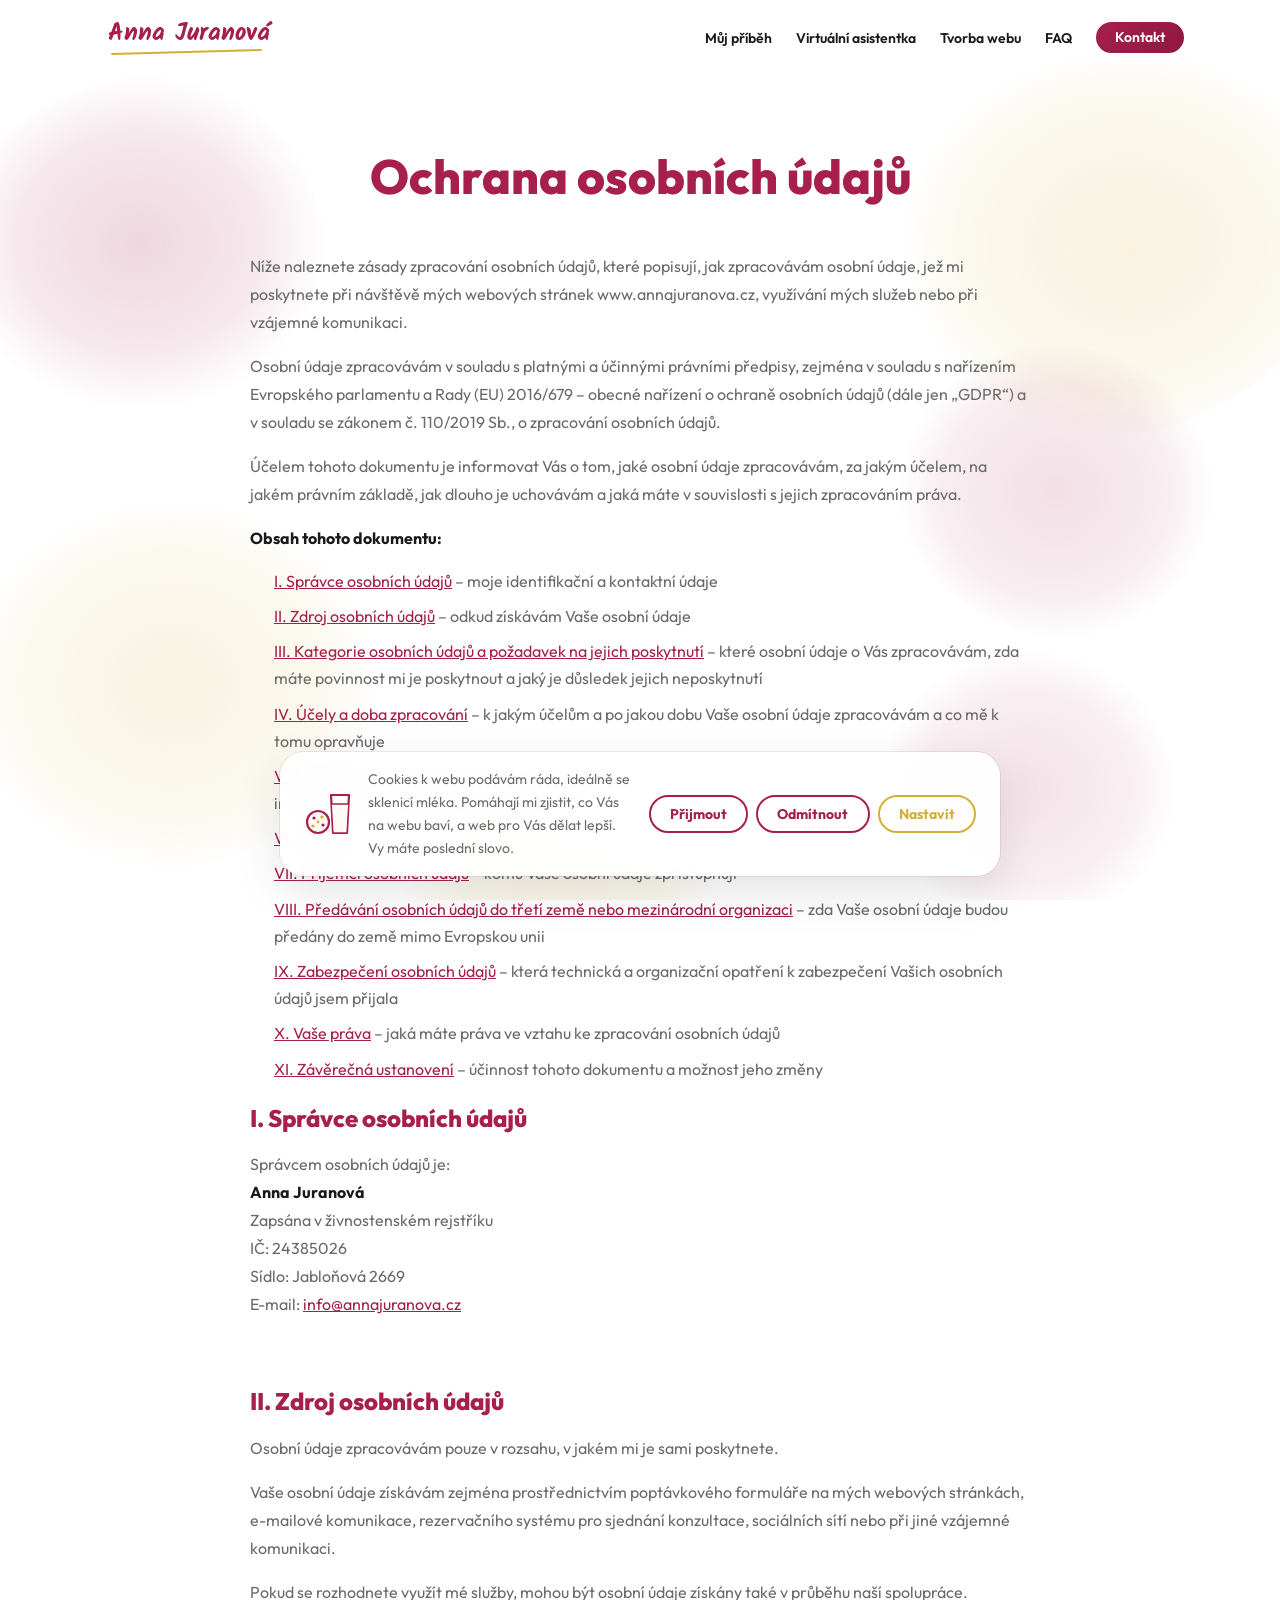
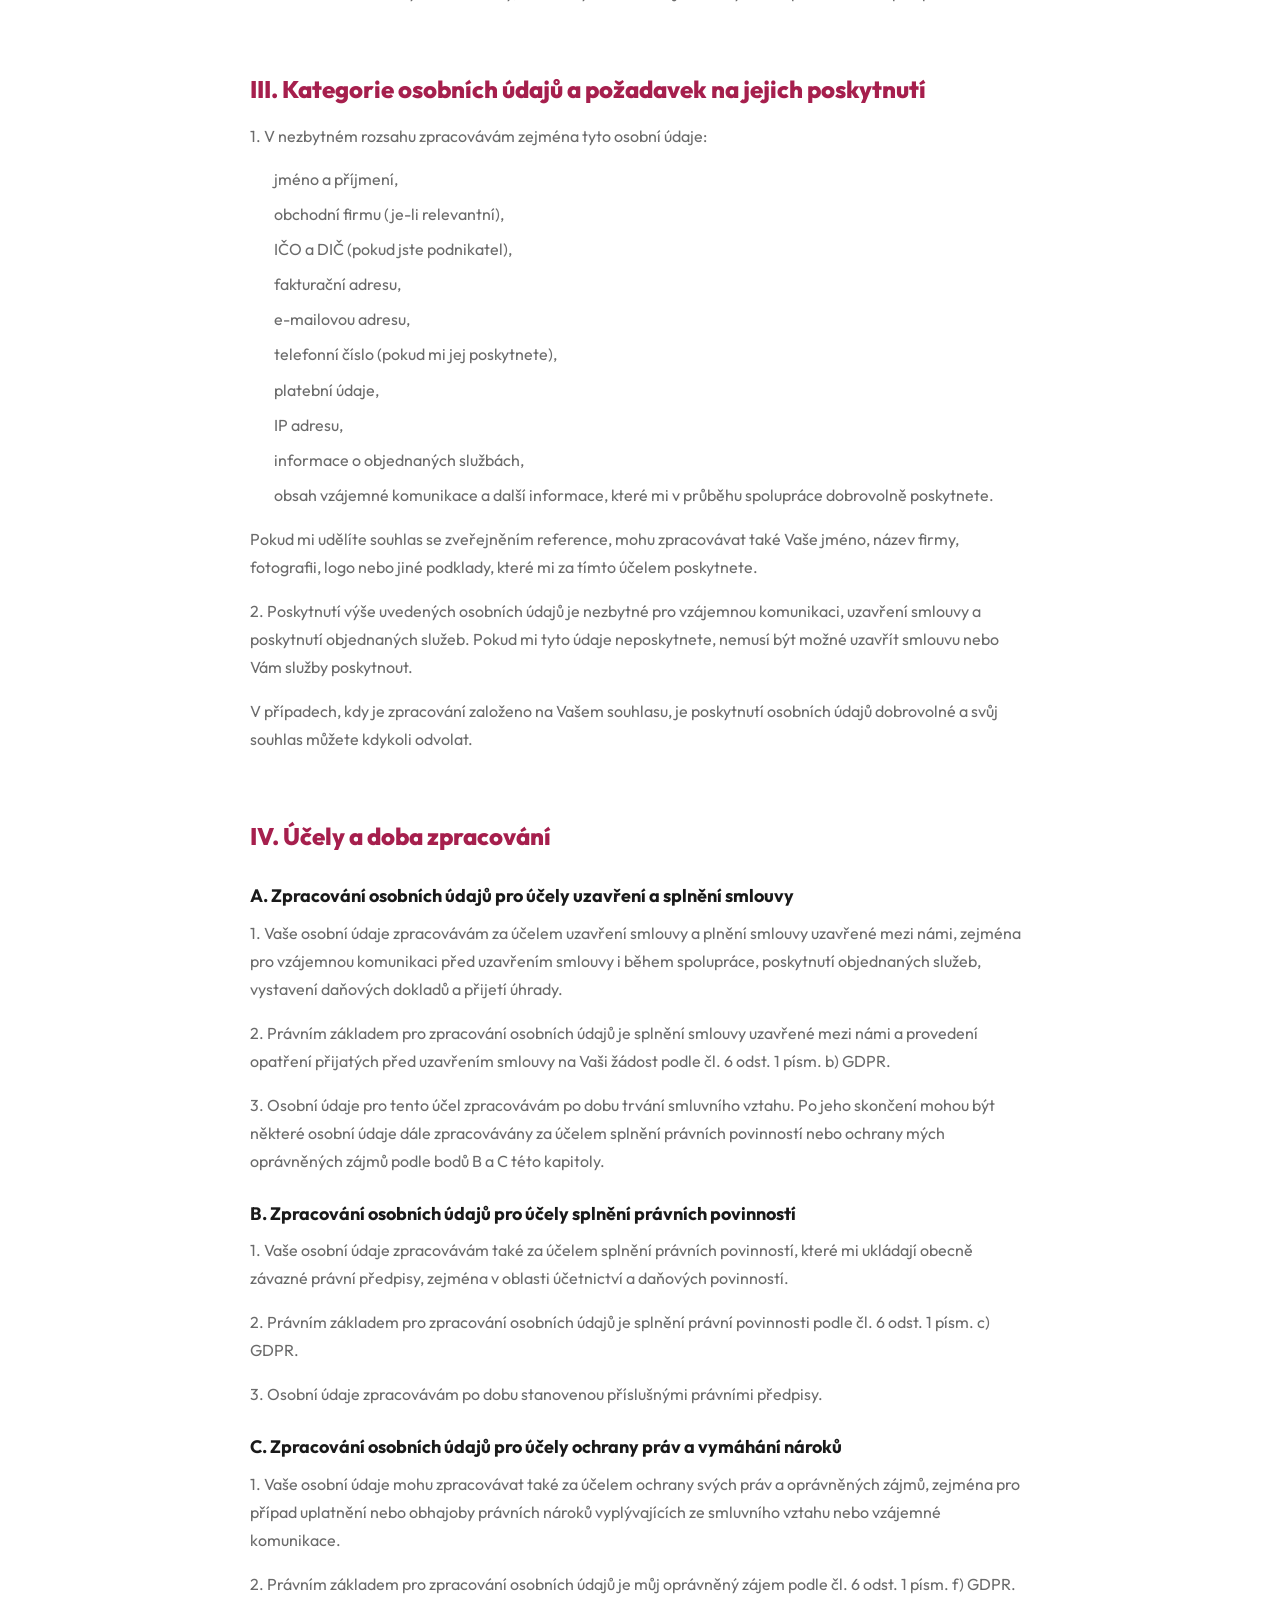
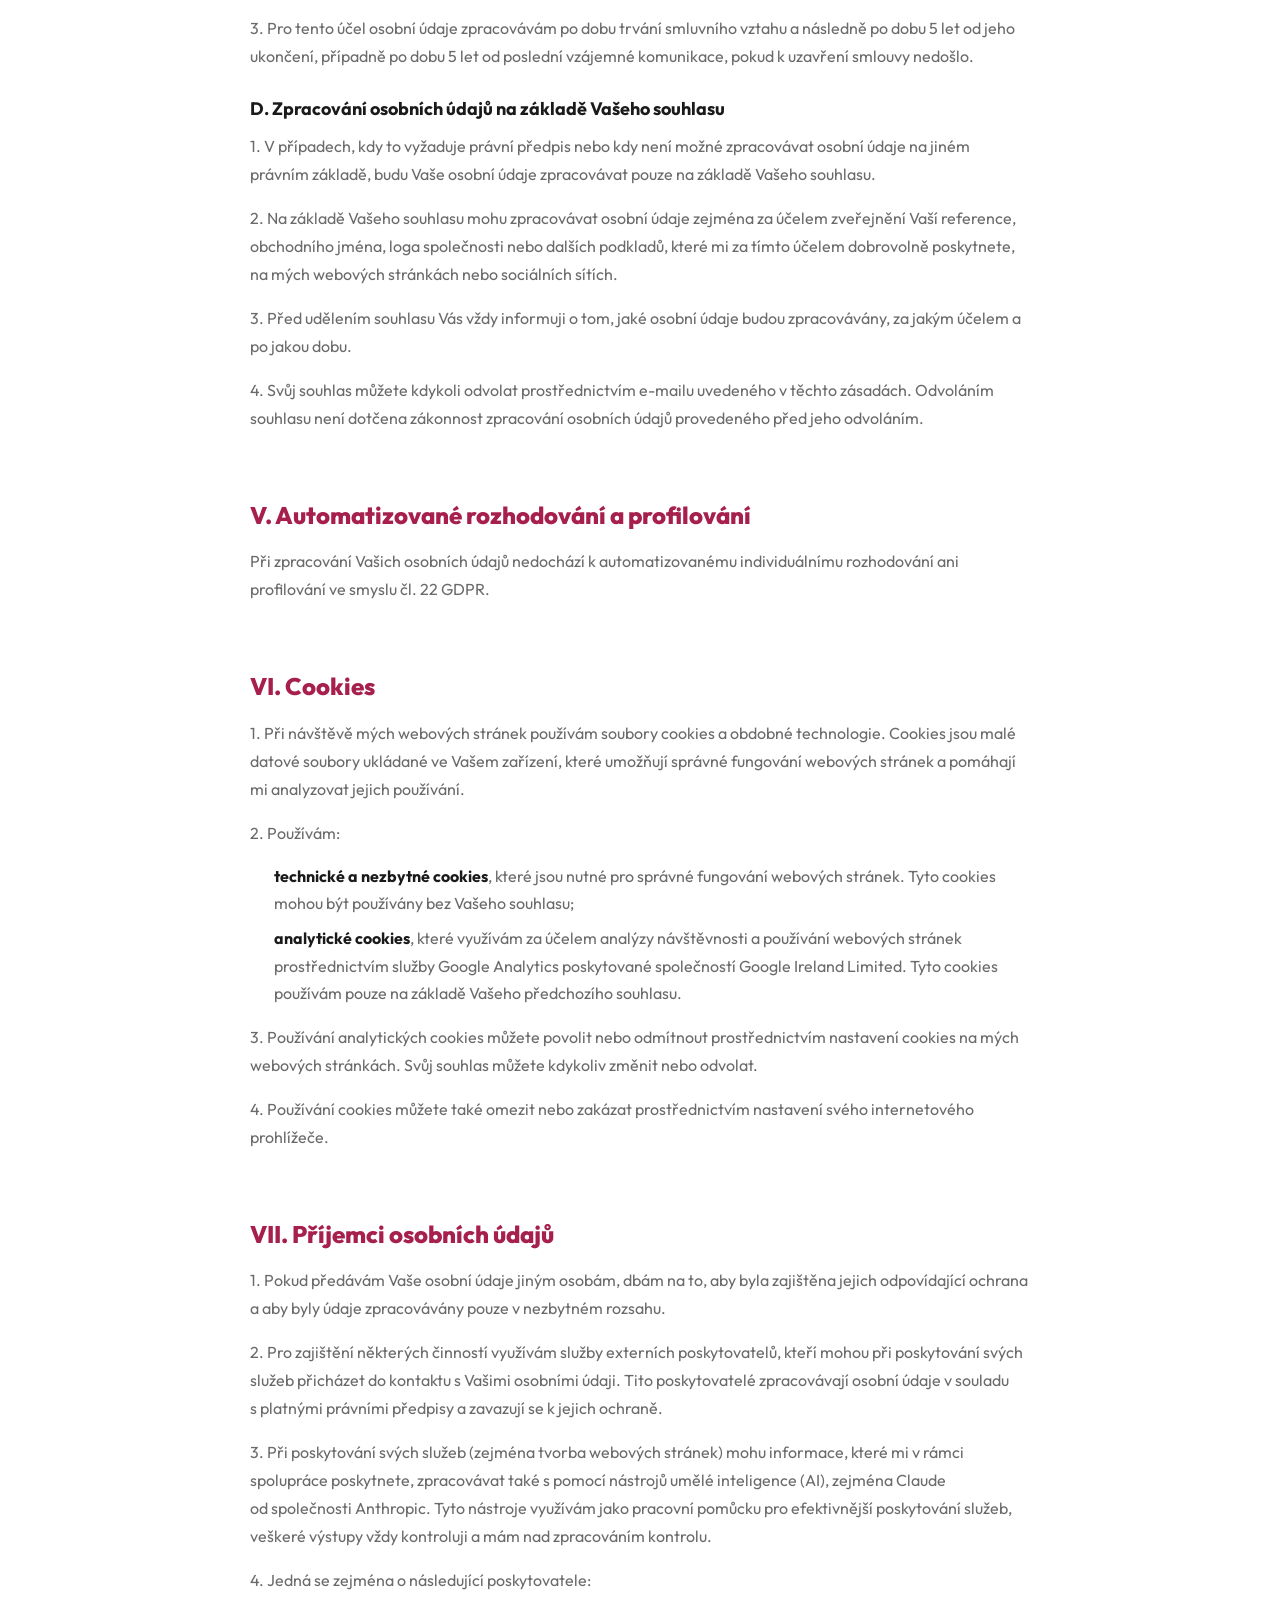
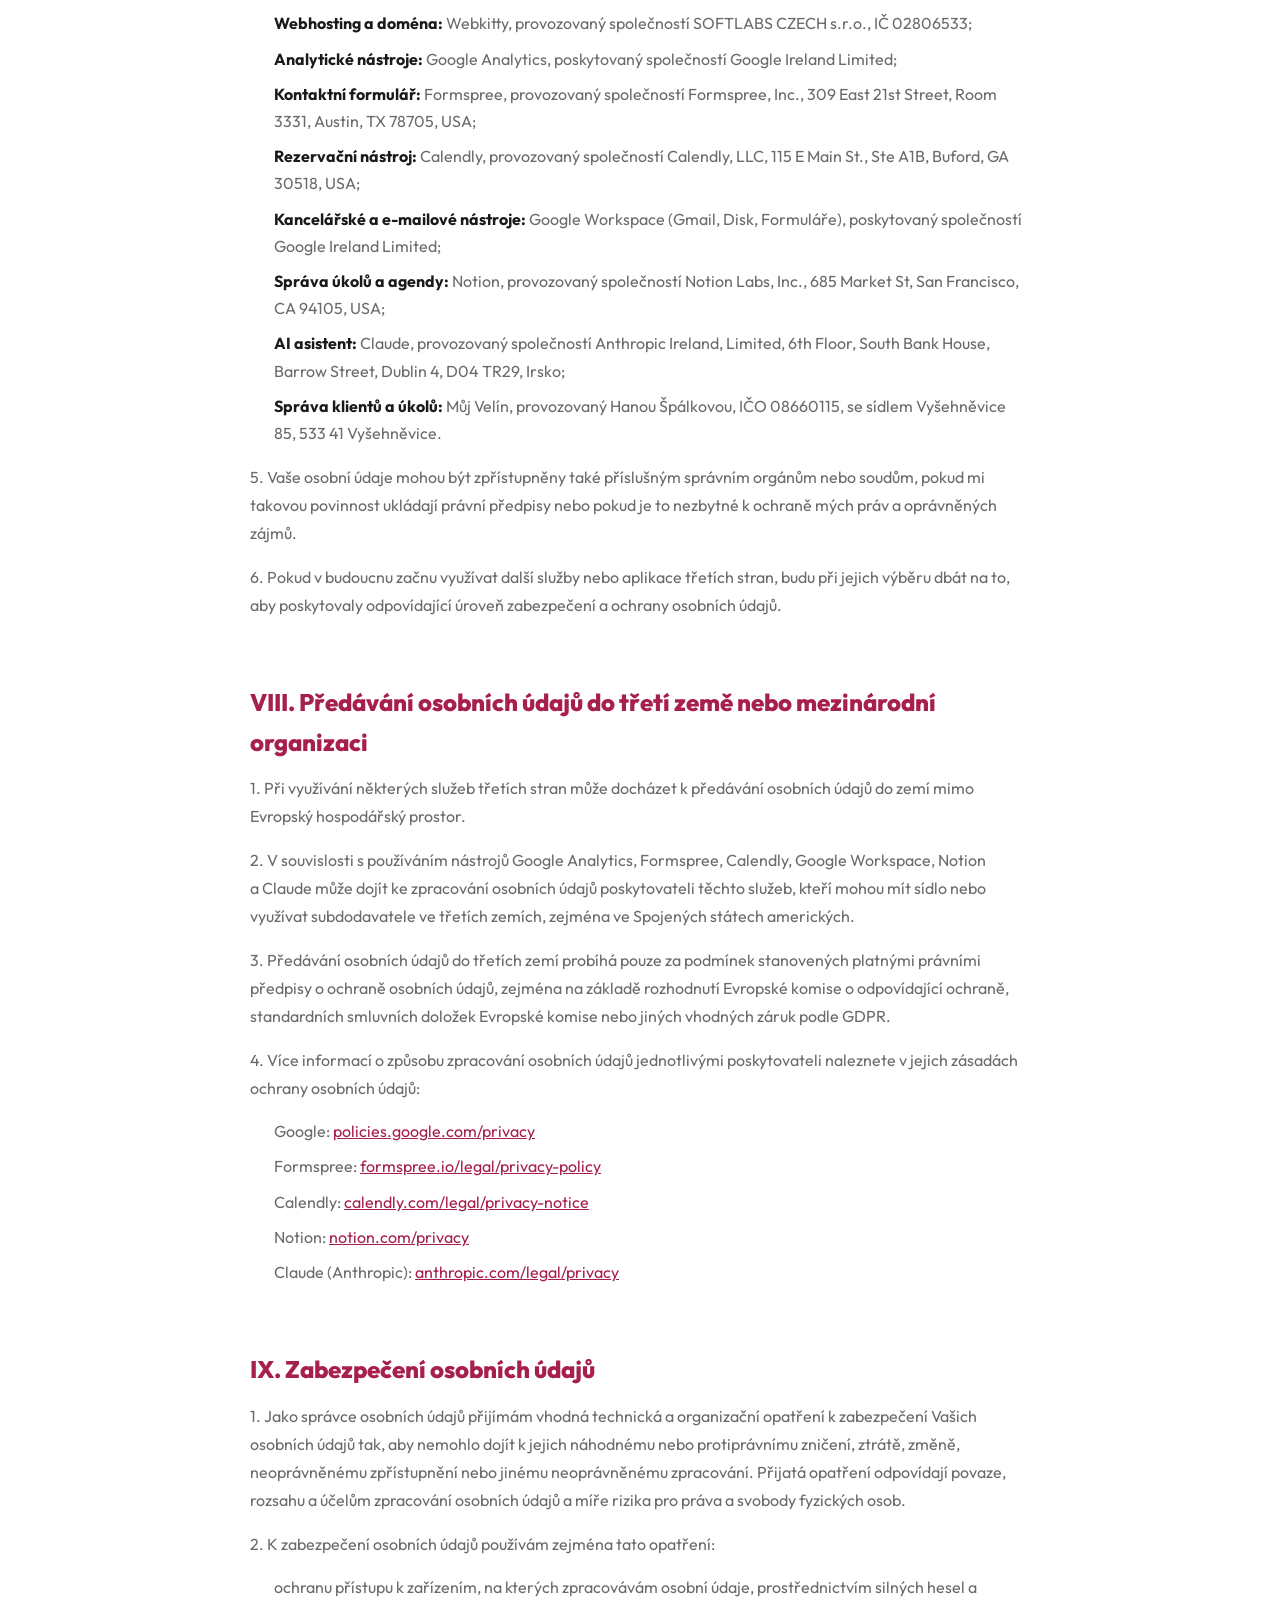
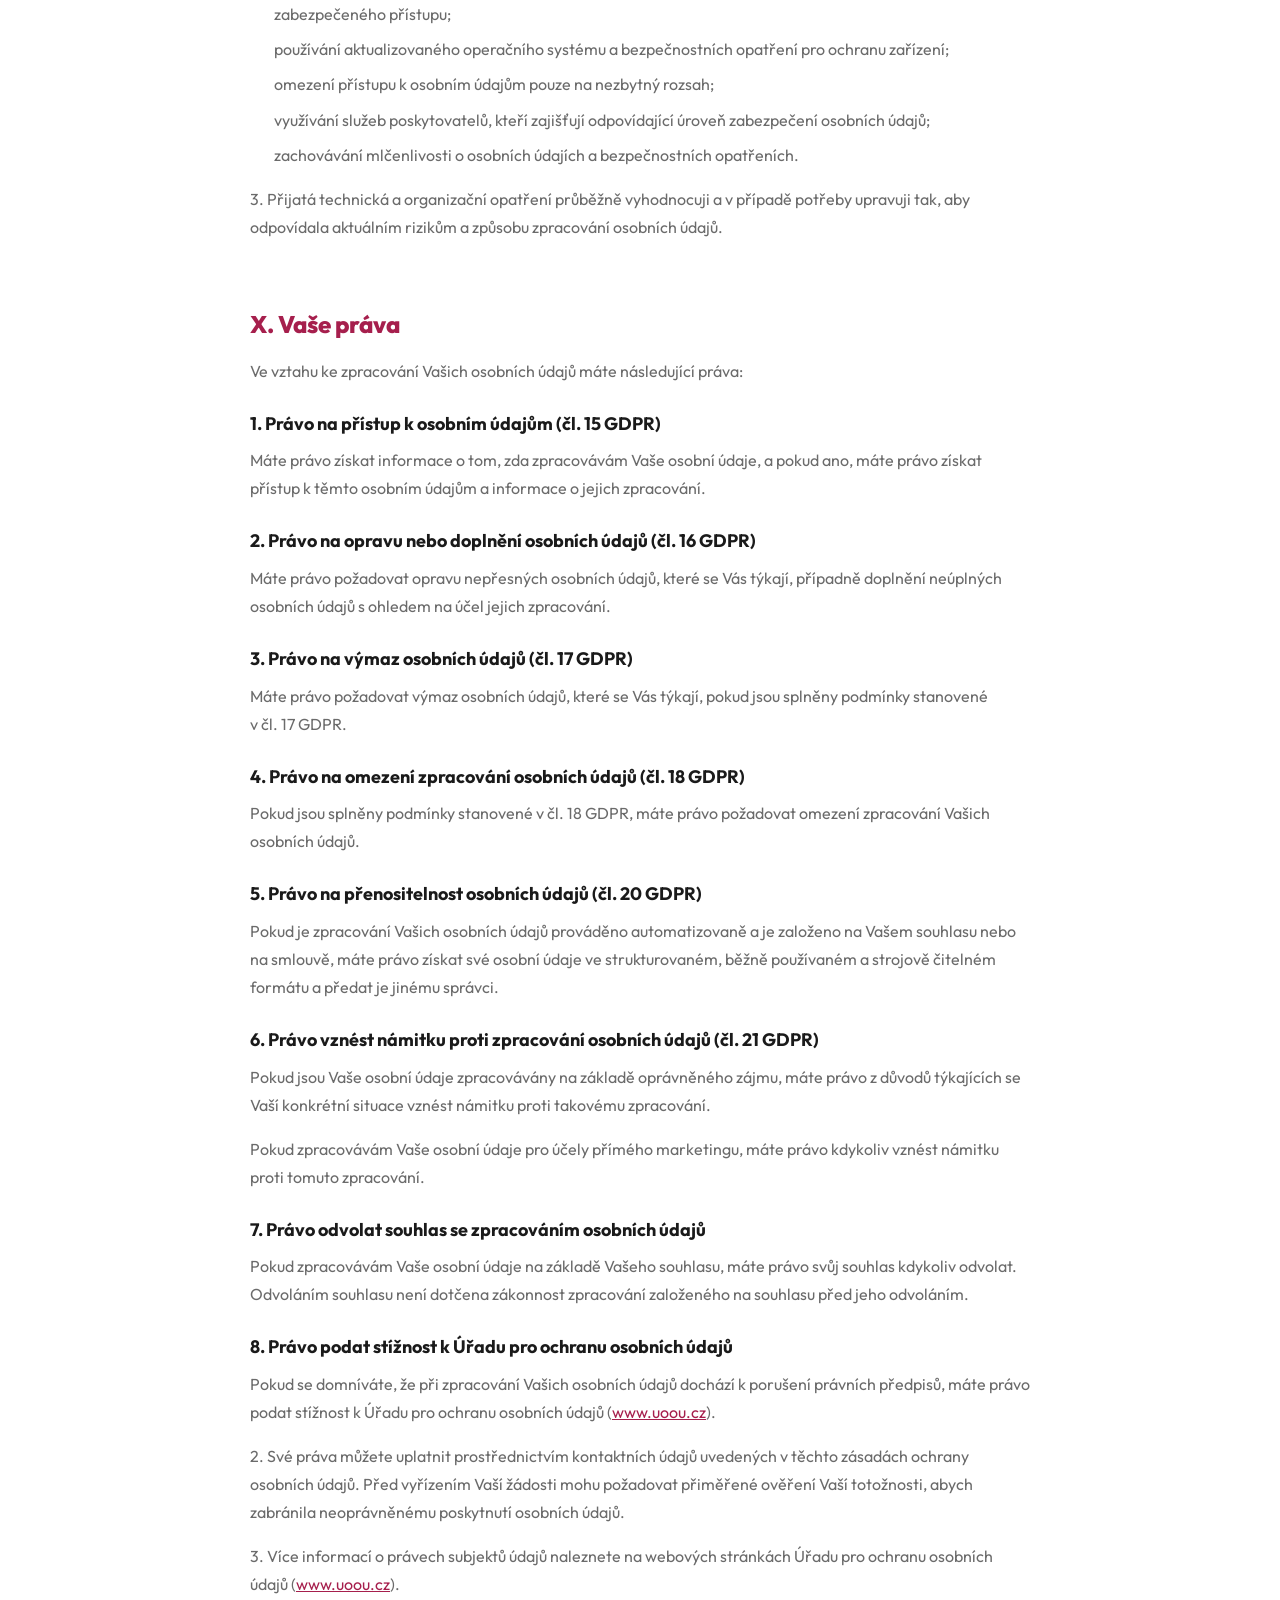
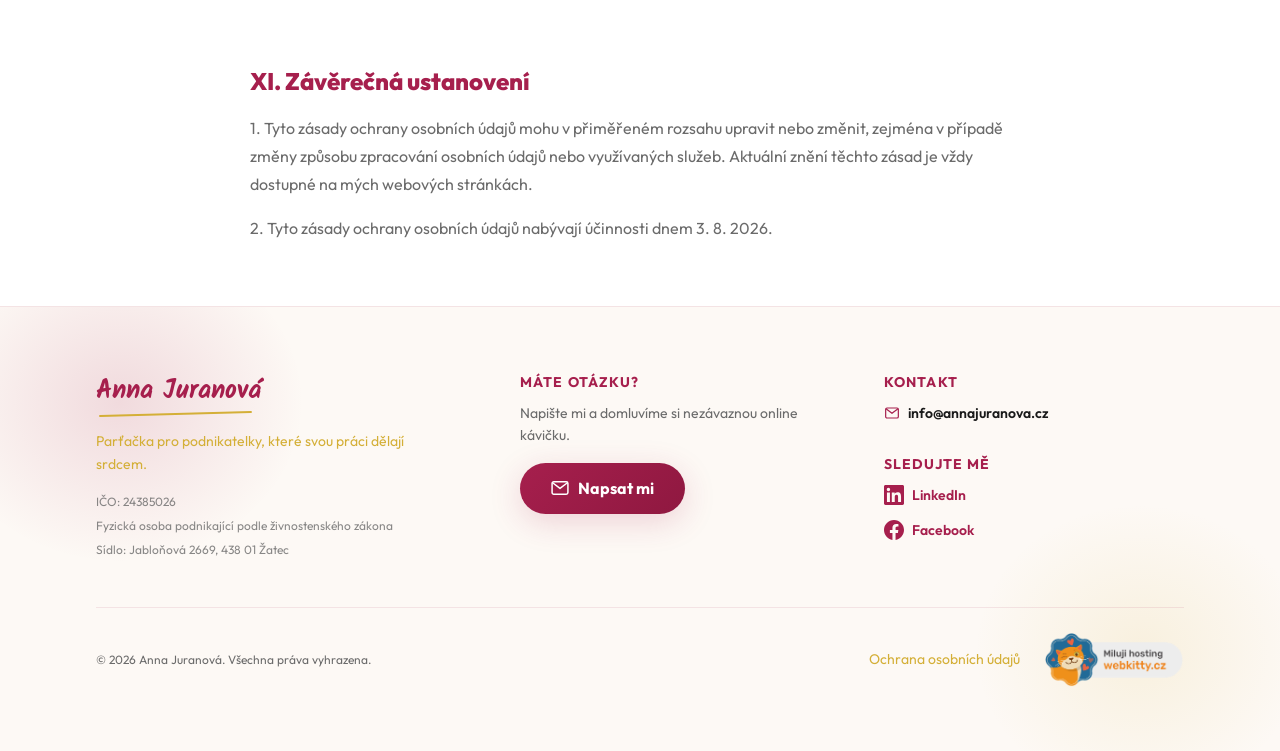
<file: gdpr.html>
<!DOCTYPE html>
<html lang="cs">

<head>
  <meta charset="UTF-8" />
  <meta http-equiv="X-UA-Compatible" content="IE=edge" />
  <meta name="viewport" content="width=device-width, initial-scale=1.0" />

  <title>Ochrana osobních údajů – Anna Juranová</title>
  <meta name="description"
    content="Zásady zpracování osobních údajů (GDPR) na webu Anny Juranové – virtuální asistentky a webařky." />
  <meta name="robots" content="noindex, follow" />
  <link rel="canonical" href="https://annajuranova.cz/gdpr" />

  <!-- Open Graph -->
  <meta property="og:type" content="website" />
  <meta property="og:url" content="https://annajuranova.cz/gdpr" />
  <meta property="og:title" content="Ochrana osobních údajů – Anna Juranová" />
  <meta property="og:description" content="Zásady zpracování osobních údajů (GDPR) na webu Anny Juranové." />
  <meta property="og:image" content="https://annajuranova.cz/Obrazky/muj_pribeh_2-og.jpeg" />
  <meta property="og:image:width" content="1200" />
  <meta property="og:image:height" content="630" />

  <!-- Twitter Card -->
  <meta name="twitter:card" content="summary_large_image" />
  <meta name="twitter:title" content="Ochrana osobních údajů – Anna Juranová" />
  <meta name="twitter:description" content="Zásady zpracování osobních údajů (GDPR) na webu Anny Juranové." />
  <meta name="twitter:image" content="https://annajuranova.cz/Obrazky/muj_pribeh_2-og.jpeg" />

  <!-- Favicon -->
  <link rel="icon" href="favicon.svg" type="image/svg+xml" />

  <!-- Fonts -->
  <link rel="preconnect" href="https://fonts.googleapis.com" />
  <link rel="preconnect" href="https://fonts.gstatic.com" crossorigin />
  <link href="https://fonts.googleapis.com/css2?family=Outfit:wght@300;400;500;600;700;800;900&family=Kalam:wght@700&display=swap"
    rel="stylesheet" />

  <!-- Styles -->
  <link rel="stylesheet" href="style.css?v=8" />
</head>

<body>

  <!-- ========== DEKORATIVNÍ AKVARELOVÉ SKVRNY NA CELÉ STRÁNCE ========== -->
  <div class="watercolor-bg" aria-hidden="true">
    <div class="wc-blob wc-blob--1"></div>
    <div class="wc-blob wc-blob--2"></div>
    <div class="wc-blob wc-blob--3"></div>
    <div class="wc-blob wc-blob--4"></div>
    <div class="wc-blob wc-blob--5"></div>
    <div class="wc-blob wc-blob--6"></div>
  </div>

  <!-- ========== NAVIGATION ========== -->
  <nav class="navbar" id="navbar" aria-label="Hlavní navigace">
    <div class="navbar__inner">
      <a href="/" class="navbar__logo" aria-label="Anna Juranová – domů">
        <span class="navbar__logo-text">
          <span class="navbar__logo-name">Anna Juranová</span>
        </span>
      </a>
      <ul class="navbar__links" id="nav-links" role="list">
        <li><a href="/muj-pribeh" class="navbar__link">Můj příběh</a></li>
        <li><a href="/virtualni-asistentka" class="navbar__link">Virtuální asistentka</a></li>
        <li><a href="/tvorba-webu" class="navbar__link">Tvorba webu</a></li>
        <li><a href="/faq" class="navbar__link">FAQ</a></li>
        <li><a href="/kontakt" class="navbar__link navbar__link--cta">Kontakt</a></li>
      </ul>
      <button class="navbar__hamburger" id="hamburger" aria-label="Otevřít menu" aria-expanded="false"
        aria-controls="nav-links">
        <span></span><span></span><span></span>
      </button>
    </div>
  </nav>

  <!-- ========== OCHRANA OSOBNÍCH ÚDAJŮ ========== -->
  <section class="section section--top-offset" id="gdpr" aria-labelledby="gdpr-heading">
    <div class="container">
      <div class="section-header">
        <h1 class="section-title" id="gdpr-heading">Ochrana osobních údajů</h1>
      </div>

      <div class="legal-content">
        <p>Níže naleznete zásady zpracování osobních údajů, které popisují, jak zpracovávám osobní údaje, jež mi
          poskytnete při návštěvě mých webových stránek www.annajuranova.cz, využívání mých služeb nebo při
          vzájemné komunikaci.</p>
        <p>Osobní údaje zpracovávám v&nbsp;souladu s&nbsp;platnými a účinnými právními předpisy, zejména v&nbsp;souladu
          s&nbsp;nařízením Evropského parlamentu a Rady (EU) 2016/679 – obecné nařízení o ochraně osobních údajů
          (dále jen „GDPR“) a v&nbsp;souladu se zákonem č.&nbsp;110/2019&nbsp;Sb., o zpracování osobních údajů.</p>
        <p>Účelem tohoto dokumentu je informovat Vás o tom, jaké osobní údaje zpracovávám, za jakým účelem, na jakém
          právním základě, jak dlouho je uchovávám a jaká máte v&nbsp;souvislosti s&nbsp;jejich zpracováním práva.</p>

        <p><strong>Obsah tohoto dokumentu:</strong></p>
        <ul>
          <li><a href="#spravce">I. Správce osobních údajů</a> – moje identifikační a kontaktní údaje</li>
          <li><a href="#zdroj">II. Zdroj osobních údajů</a> – odkud získávám Vaše osobní údaje</li>
          <li><a href="#kategorie">III. Kategorie osobních údajů a požadavek na jejich poskytnutí</a> – které osobní
            údaje o Vás zpracovávám, zda máte povinnost mi je poskytnout a jaký je důsledek jejich neposkytnutí</li>
          <li><a href="#ucely">IV. Účely a doba zpracování</a> – k jakým účelům a po jakou dobu Vaše osobní údaje
            zpracovávám a co mě k tomu opravňuje</li>
          <li><a href="#automatizovane">V. Automatizované rozhodování, vč. profilování</a> – zda z mojí strany
            dochází k automatizovanému individuálnímu rozhodování, vč. profilování</li>
          <li><a href="#cookies">VI. Cookies</a> – které cookies používám</li>
          <li><a href="#prijemci">VII. Příjemci osobních údajů</a> – komu Vaše osobní údaje zpřístupňuji</li>
          <li><a href="#predavani">VIII. Předávání osobních údajů do třetí země nebo mezinárodní organizaci</a> –
            zda Vaše osobní údaje budou předány do země mimo Evropskou unii</li>
          <li><a href="#zabezpeceni">IX. Zabezpečení osobních údajů</a> – která technická a organizační opatření
            k zabezpečení Vašich osobních údajů jsem přijala</li>
          <li><a href="#prava">X. Vaše práva</a> – jaká máte práva ve vztahu ke zpracování osobních údajů</li>
          <li><a href="#zaverecna">XI. Závěrečná ustanovení</a> – účinnost tohoto dokumentu a možnost jeho změny</li>
        </ul>

        <h2 id="spravce">I. Správce osobních údajů</h2>
        <p>Správcem osobních údajů je:<br />
          <strong>Anna Juranová</strong><br />
          Zapsána v&nbsp;živnostenském rejstříku<br />
          IČ: 24385026<br />
          Sídlo: Jabloňová 2669<br />
          E-mail: <a href="mailto:info@annajuranova.cz">info@annajuranova.cz</a></p>

        <h2 id="zdroj">II. Zdroj osobních údajů</h2>
        <p>Osobní údaje zpracovávám pouze v&nbsp;rozsahu, v&nbsp;jakém mi je sami poskytnete.</p>
        <p>Vaše osobní údaje získávám zejména prostřednictvím poptávkového formuláře na mých webových stránkách,
          e-mailové komunikace, rezervačního systému pro sjednání konzultace, sociálních sítí nebo při jiné
          vzájemné komunikaci.</p>
        <p>Pokud se rozhodnete využít mé služby, mohou být osobní údaje získány také v&nbsp;průběhu naší
          spolupráce.</p>

        <h2 id="kategorie">III. Kategorie osobních údajů a požadavek na jejich poskytnutí</h2>
        <p>1. V&nbsp;nezbytném rozsahu zpracovávám zejména tyto osobní údaje:</p>
        <ul>
          <li>jméno a příjmení,</li>
          <li>obchodní firmu (je-li relevantní),</li>
          <li>IČO a DIČ (pokud jste podnikatel),</li>
          <li>fakturační adresu,</li>
          <li>e-mailovou adresu,</li>
          <li>telefonní číslo (pokud mi jej poskytnete),</li>
          <li>platební údaje,</li>
          <li>IP adresu,</li>
          <li>informace o objednaných službách,</li>
          <li>obsah vzájemné komunikace a další informace, které mi v&nbsp;průběhu spolupráce dobrovolně
            poskytnete.</li>
        </ul>
        <p>Pokud mi udělíte souhlas se zveřejněním reference, mohu zpracovávat také Vaše jméno, název firmy,
          fotografii, logo nebo jiné podklady, které mi za tímto účelem poskytnete.</p>
        <p>2. Poskytnutí výše uvedených osobních údajů je nezbytné pro vzájemnou komunikaci, uzavření smlouvy
          a poskytnutí objednaných služeb. Pokud mi tyto údaje neposkytnete, nemusí být možné uzavřít smlouvu nebo
          Vám služby poskytnout.</p>
        <p>V&nbsp;případech, kdy je zpracování založeno na Vašem souhlasu, je poskytnutí osobních údajů dobrovolné
          a svůj souhlas můžete kdykoli odvolat.</p>

        <h2 id="ucely">IV. Účely a doba zpracování</h2>

        <h3>A. Zpracování osobních údajů pro účely uzavření a splnění smlouvy</h3>
        <p>1. Vaše osobní údaje zpracovávám za účelem uzavření smlouvy a plnění smlouvy uzavřené mezi námi, zejména
          pro vzájemnou komunikaci před uzavřením smlouvy i během spolupráce, poskytnutí objednaných služeb,
          vystavení daňových dokladů a přijetí úhrady.</p>
        <p>2. Právním základem pro zpracování osobních údajů je splnění smlouvy uzavřené mezi námi a provedení
          opatření přijatých před uzavřením smlouvy na Vaši žádost podle čl.&nbsp;6 odst.&nbsp;1 písm.&nbsp;b)
          GDPR.</p>
        <p>3. Osobní údaje pro tento účel zpracovávám po dobu trvání smluvního vztahu. Po jeho skončení mohou být
          některé osobní údaje dále zpracovávány za účelem splnění právních povinností nebo ochrany mých
          oprávněných zájmů podle bodů B a C této kapitoly.</p>

        <h3>B. Zpracování osobních údajů pro účely splnění právních povinností</h3>
        <p>1. Vaše osobní údaje zpracovávám také za účelem splnění právních povinností, které mi ukládají obecně
          závazné právní předpisy, zejména v&nbsp;oblasti účetnictví a daňových povinností.</p>
        <p>2. Právním základem pro zpracování osobních údajů je splnění právní povinnosti podle čl.&nbsp;6
          odst.&nbsp;1 písm.&nbsp;c) GDPR.</p>
        <p>3. Osobní údaje zpracovávám po dobu stanovenou příslušnými právními předpisy.</p>

        <h3>C. Zpracování osobních údajů pro účely ochrany práv a vymáhání nároků</h3>
        <p>1. Vaše osobní údaje mohu zpracovávat také za účelem ochrany svých práv a oprávněných zájmů, zejména pro
          případ uplatnění nebo obhajoby právních nároků vyplývajících ze smluvního vztahu nebo vzájemné
          komunikace.</p>
        <p>2. Právním základem pro zpracování osobních údajů je můj oprávněný zájem podle čl.&nbsp;6 odst.&nbsp;1
          písm.&nbsp;f) GDPR.</p>
        <p>3. Pro tento účel osobní údaje zpracovávám po dobu trvání smluvního vztahu a následně po dobu 5&nbsp;let
          od jeho ukončení, případně po dobu 5&nbsp;let od poslední vzájemné komunikace, pokud k&nbsp;uzavření
          smlouvy nedošlo.</p>

        <h3>D. Zpracování osobních údajů na základě Vašeho souhlasu</h3>
        <p>1. V&nbsp;případech, kdy to vyžaduje právní předpis nebo kdy není možné zpracovávat osobní údaje na
          jiném právním základě, budu Vaše osobní údaje zpracovávat pouze na základě Vašeho souhlasu.</p>
        <p>2. Na základě Vašeho souhlasu mohu zpracovávat osobní údaje zejména za účelem zveřejnění Vaší reference,
          obchodního jména, loga společnosti nebo dalších podkladů, které mi za tímto účelem dobrovolně poskytnete,
          na mých webových stránkách nebo sociálních sítích.</p>
        <p>3. Před udělením souhlasu Vás vždy informuji o tom, jaké osobní údaje budou zpracovávány, za jakým
          účelem a po jakou dobu.</p>
        <p>4. Svůj souhlas můžete kdykoli odvolat prostřednictvím e-mailu uvedeného v&nbsp;těchto zásadách.
          Odvoláním souhlasu není dotčena zákonnost zpracování osobních údajů provedeného před jeho odvoláním.</p>

        <h2 id="automatizovane">V. Automatizované rozhodování a profilování</h2>
        <p>Při zpracování Vašich osobních údajů nedochází k&nbsp;automatizovanému individuálnímu rozhodování ani
          profilování ve smyslu čl.&nbsp;22 GDPR.</p>

        <h2 id="cookies">VI. Cookies</h2>
        <p>1. Při návštěvě mých webových stránek používám soubory cookies a obdobné technologie. Cookies jsou malé
          datové soubory ukládané ve Vašem zařízení, které umožňují správné fungování webových stránek a pomáhají
          mi analyzovat jejich používání.</p>
        <p>2. Používám:</p>
        <ul>
          <li><strong>technické a nezbytné cookies</strong>, které jsou nutné pro správné fungování webových
            stránek. Tyto cookies mohou být používány bez Vašeho souhlasu;</li>
          <li><strong>analytické cookies</strong>, které využívám za účelem analýzy návštěvnosti a používání
            webových stránek prostřednictvím služby Google Analytics poskytované společností Google Ireland
            Limited. Tyto cookies používám pouze na základě Vašeho předchozího souhlasu.</li>
        </ul>
        <p>3. Používání analytických cookies můžete povolit nebo odmítnout prostřednictvím nastavení cookies na
          mých webových stránkách. Svůj souhlas můžete kdykoliv změnit nebo odvolat.</p>
        <p>4. Používání cookies můžete také omezit nebo zakázat prostřednictvím nastavení svého internetového
          prohlížeče.</p>

        <h2 id="prijemci">VII. Příjemci osobních údajů</h2>
        <p>1. Pokud předávám Vaše osobní údaje jiným osobám, dbám na to, aby byla zajištěna jejich odpovídající
          ochrana a aby byly údaje zpracovávány pouze v&nbsp;nezbytném rozsahu.</p>
        <p>2. Pro zajištění některých činností využívám služby externích poskytovatelů, kteří mohou při poskytování
          svých služeb přicházet do kontaktu s&nbsp;Vašimi osobními údaji. Tito poskytovatelé zpracovávají osobní
          údaje v&nbsp;souladu s&nbsp;platnými právními předpisy a zavazují se k&nbsp;jejich ochraně.</p>
        <p>3. Při poskytování svých služeb (zejména tvorba webových stránek) mohu informace, které mi v&nbsp;rámci
          spolupráce poskytnete, zpracovávat také s&nbsp;pomocí nástrojů umělé inteligence (AI), zejména Claude
          od&nbsp;společnosti Anthropic. Tyto nástroje využívám jako pracovní pomůcku pro efektivnější poskytování
          služeb, veškeré výstupy vždy kontroluji a mám nad zpracováním kontrolu.</p>
        <p>4. Jedná se zejména o následující poskytovatele:</p>
        <ul>
          <li><strong>Webhosting a doména:</strong> Webkitty, provozovaný společností SOFTLABS CZECH s.r.o.,
            IČ 02806533;</li>
          <li><strong>Analytické nástroje:</strong> Google Analytics, poskytovaný společností Google Ireland
            Limited;</li>
          <li><strong>Kontaktní formulář:</strong> Formspree, provozovaný společností Formspree, Inc., 309 East
            21st Street, Room 3331, Austin, TX 78705, USA;</li>
          <li><strong>Rezervační nástroj:</strong> Calendly, provozovaný společností Calendly, LLC, 115 E Main St.,
            Ste A1B, Buford, GA 30518, USA;</li>
          <li><strong>Kancelářské a e-mailové nástroje:</strong> Google Workspace (Gmail, Disk, Formuláře),
            poskytovaný společností Google Ireland Limited;</li>
          <li><strong>Správa úkolů a agendy:</strong> Notion, provozovaný společností Notion Labs, Inc.,
            685 Market St, San Francisco, CA 94105, USA;</li>
          <li><strong>AI asistent:</strong> Claude, provozovaný společností Anthropic Ireland, Limited,
            6th Floor, South Bank House, Barrow Street, Dublin 4, D04 TR29, Irsko;</li>
          <li><strong>Správa klientů a úkolů:</strong> Můj Velín, provozovaný Hanou Špálkovou, IČO 08660115,
            se sídlem Vyšehněvice 85, 533&nbsp;41 Vyšehněvice.</li>
        </ul>
        <p>5. Vaše osobní údaje mohou být zpřístupněny také příslušným správním orgánům nebo soudům, pokud mi
          takovou povinnost ukládají právní předpisy nebo pokud je to nezbytné k&nbsp;ochraně mých práv
          a oprávněných zájmů.</p>
        <p>6. Pokud v&nbsp;budoucnu začnu využívat další služby nebo aplikace třetích stran, budu při jejich výběru
          dbát na to, aby poskytovaly odpovídající úroveň zabezpečení a ochrany osobních údajů.</p>

        <h2 id="predavani">VIII. Předávání osobních údajů do třetí země nebo mezinárodní organizaci</h2>
        <p>1. Při využívání některých služeb třetích stran může docházet k&nbsp;předávání osobních údajů do zemí
          mimo Evropský hospodářský prostor.</p>
        <p>2. V&nbsp;souvislosti s&nbsp;používáním nástrojů Google Analytics, Formspree, Calendly, Google Workspace,
          Notion a&nbsp;Claude může dojít ke zpracování osobních údajů poskytovateli těchto služeb, kteří mohou mít
          sídlo nebo využívat subdodavatele ve třetích zemích, zejména ve Spojených státech amerických.</p>
        <p>3. Předávání osobních údajů do třetích zemí probíhá pouze za podmínek stanovených platnými právními
          předpisy o ochraně osobních údajů, zejména na základě rozhodnutí Evropské komise o odpovídající ochraně,
          standardních smluvních doložek Evropské komise nebo jiných vhodných záruk podle GDPR.</p>
        <p>4. Více informací o způsobu zpracování osobních údajů jednotlivými poskytovateli naleznete v&nbsp;jejich
          zásadách ochrany osobních údajů:</p>
        <ul>
          <li>Google: <a href="https://policies.google.com/privacy" target="_blank"
              rel="noopener">policies.google.com/privacy</a></li>
          <li>Formspree: <a href="https://formspree.io/legal/privacy-policy/" target="_blank"
              rel="noopener">formspree.io/legal/privacy-policy</a></li>
          <li>Calendly: <a href="https://calendly.com/legal/privacy-notice" target="_blank"
              rel="noopener">calendly.com/legal/privacy-notice</a></li>
          <li>Notion: <a href="https://www.notion.com/privacy" target="_blank"
              rel="noopener">notion.com/privacy</a></li>
          <li>Claude (Anthropic): <a href="https://www.anthropic.com/legal/privacy" target="_blank"
              rel="noopener">anthropic.com/legal/privacy</a></li>
        </ul>

        <h2 id="zabezpeceni">IX. Zabezpečení osobních údajů</h2>
        <p>1. Jako správce osobních údajů přijímám vhodná technická a organizační opatření k&nbsp;zabezpečení
          Vašich osobních údajů tak, aby nemohlo dojít k&nbsp;jejich náhodnému nebo protiprávnímu zničení, ztrátě,
          změně, neoprávněnému zpřístupnění nebo jinému neoprávněnému zpracování. Přijatá opatření odpovídají
          povaze, rozsahu a účelům zpracování osobních údajů a míře rizika pro práva a svobody fyzických osob.</p>
        <p>2. K zabezpečení osobních údajů používám zejména tato opatření:</p>
        <ul>
          <li>ochranu přístupu k zařízením, na kterých zpracovávám osobní údaje, prostřednictvím silných hesel
            a zabezpečeného přístupu;</li>
          <li>používání aktualizovaného operačního systému a bezpečnostních opatření pro ochranu zařízení;</li>
          <li>omezení přístupu k osobním údajům pouze na nezbytný rozsah;</li>
          <li>využívání služeb poskytovatelů, kteří zajišťují odpovídající úroveň zabezpečení osobních údajů;</li>
          <li>zachovávání mlčenlivosti o osobních údajích a bezpečnostních opatřeních.</li>
        </ul>
        <p>3. Přijatá technická a organizační opatření průběžně vyhodnocuji a v&nbsp;případě potřeby upravuji tak,
          aby odpovídala aktuálním rizikům a způsobu zpracování osobních údajů.</p>

        <h2 id="prava">X. Vaše práva</h2>
        <p>Ve vztahu ke zpracování Vašich osobních údajů máte následující práva:</p>

        <h3>1. Právo na přístup k osobním údajům (čl.&nbsp;15 GDPR)</h3>
        <p>Máte právo získat informace o tom, zda zpracovávám Vaše osobní údaje, a pokud ano, máte právo získat
          přístup k&nbsp;těmto osobním údajům a informace o jejich zpracování.</p>

        <h3>2. Právo na opravu nebo doplnění osobních údajů (čl.&nbsp;16 GDPR)</h3>
        <p>Máte právo požadovat opravu nepřesných osobních údajů, které se Vás týkají, případně doplnění neúplných
          osobních údajů s&nbsp;ohledem na účel jejich zpracování.</p>

        <h3>3. Právo na výmaz osobních údajů (čl.&nbsp;17 GDPR)</h3>
        <p>Máte právo požadovat výmaz osobních údajů, které se Vás týkají, pokud jsou splněny podmínky stanovené
          v&nbsp;čl.&nbsp;17 GDPR.</p>

        <h3>4. Právo na omezení zpracování osobních údajů (čl.&nbsp;18 GDPR)</h3>
        <p>Pokud jsou splněny podmínky stanovené v&nbsp;čl.&nbsp;18 GDPR, máte právo požadovat omezení zpracování
          Vašich osobních údajů.</p>

        <h3>5. Právo na přenositelnost osobních údajů (čl.&nbsp;20 GDPR)</h3>
        <p>Pokud je zpracování Vašich osobních údajů prováděno automatizovaně a je založeno na Vašem souhlasu nebo
          na smlouvě, máte právo získat své osobní údaje ve strukturovaném, běžně používaném a strojově čitelném
          formátu a předat je jinému správci.</p>

        <h3>6. Právo vznést námitku proti zpracování osobních údajů (čl.&nbsp;21 GDPR)</h3>
        <p>Pokud jsou Vaše osobní údaje zpracovávány na základě oprávněného zájmu, máte právo z&nbsp;důvodů
          týkajících se Vaší konkrétní situace vznést námitku proti takovému zpracování.</p>
        <p>Pokud zpracovávám Vaše osobní údaje pro účely přímého marketingu, máte právo kdykoliv vznést námitku
          proti tomuto zpracování.</p>

        <h3>7. Právo odvolat souhlas se zpracováním osobních údajů</h3>
        <p>Pokud zpracovávám Vaše osobní údaje na základě Vašeho souhlasu, máte právo svůj souhlas kdykoliv
          odvolat. Odvoláním souhlasu není dotčena zákonnost zpracování založeného na souhlasu před jeho
          odvoláním.</p>

        <h3>8. Právo podat stížnost k Úřadu pro ochranu osobních údajů</h3>
        <p>Pokud se domníváte, že při zpracování Vašich osobních údajů dochází k&nbsp;porušení právních předpisů,
          máte právo podat stížnost k&nbsp;Úřadu pro ochranu osobních údajů (<a href="https://www.uoou.cz"
            target="_blank" rel="noopener">www.uoou.cz</a>).</p>

        <p>2. Své práva můžete uplatnit prostřednictvím kontaktních údajů uvedených v&nbsp;těchto zásadách ochrany
          osobních údajů. Před vyřízením Vaší žádosti mohu požadovat přiměřené ověření Vaší totožnosti, abych
          zabránila neoprávněnému poskytnutí osobních údajů.</p>
        <p>3. Více informací o právech subjektů údajů naleznete na webových stránkách Úřadu pro ochranu osobních
          údajů (<a href="https://www.uoou.cz" target="_blank" rel="noopener">www.uoou.cz</a>).</p>

        <h2 id="zaverecna">XI. Závěrečná ustanovení</h2>
        <p>1. Tyto zásady ochrany osobních údajů mohu v&nbsp;přiměřeném rozsahu upravit nebo změnit, zejména
          v&nbsp;případě změny způsobu zpracování osobních údajů nebo využívaných služeb. Aktuální znění těchto
          zásad je vždy dostupné na mých webových stránkách.</p>
        <p>2. Tyto zásady ochrany osobních údajů nabývají účinnosti dnem 3.&nbsp;8.&nbsp;2026.</p>
      </div>
    </div>
  </section>

  <!-- ========== FOOTER ========== -->
  <footer class="footer">
    <div class="footer__watercolor" aria-hidden="true">
      <div class="footer__wc-blob footer__wc-blob--1"></div>
      <div class="footer__wc-blob footer__wc-blob--2"></div>
    </div>
    <div class="container">
      <div class="footer__grid">

        <div class="footer__col">
          <div class="footer__logo">Anna Juranová</div>
          <p class="footer__tagline">Parťačka pro podnikatelky, které svou práci dělají srdcem.</p>
          <div class="footer__legal">
            <p>IČO: 24385026</p>
            <p>Fyzická osoba podnikající podle živnostenského zákona</p>
            <p>Sídlo: Jabloňová 2669, 438&nbsp;01 Žatec</p>
          </div>
        </div>

        <div class="footer__col footer__col--cta">
          <h3 class="footer__heading">Máte otázku?</h3>
          <p class="footer__cta-text">Napište mi a&nbsp;domluvíme si nezávaznou online kávičku.</p>
          <a href="/kontakt" class="btn btn--cta btn--expand">
            <span class="btn__arrow btn__mail" aria-hidden="true">
              <svg viewBox="0 0 24 24" fill="none" xmlns="http://www.w3.org/2000/svg">
                <rect x="2.5" y="4.5" width="19" height="15" rx="2" stroke="#fff" stroke-width="1.8" />
                <path d="M3.5 6l8.5 6.5L20.5 6" stroke="#fff" stroke-width="1.8" stroke-linecap="round"
                  stroke-linejoin="round" />
              </svg>
            </span>
            <span class="btn__text">Napsat mi</span>
          </a>
        </div>

        <div class="footer__col">
          <h3 class="footer__heading">Kontakt</h3>
          <a href="mailto:info@annajuranova.cz" class="footer__link footer__link--contact">
            <span class="footer__link-icon" aria-hidden="true">
              <svg viewBox="0 0 24 24" width="16" height="16" fill="none" xmlns="http://www.w3.org/2000/svg">
                <rect x="2.5" y="4.5" width="19" height="15" rx="2" stroke="currentColor" stroke-width="1.8" />
                <path d="M3.5 6l8.5 6.5L20.5 6" stroke="currentColor" stroke-width="1.8" stroke-linecap="round"
                  stroke-linejoin="round" />
              </svg>
            </span>
            info@annajuranova.cz
          </a>
          <h3 class="footer__heading footer__heading--social">Sledujte mě</h3>
          <div class="footer__social">
            <a href="https://www.linkedin.com/in/annajuranova/" target="_blank" rel="noopener" class="footer__social-link" aria-label="LinkedIn">
              <svg viewBox="0 0 24 24" width="20" height="20" fill="currentColor">
                <path
                  d="M20.447 20.452h-3.554v-5.569c0-1.328-.027-3.037-1.852-3.037-1.853 0-2.136 1.445-2.136 2.939v5.667H9.351V9h3.414v1.561h.046c.477-.9 1.637-1.85 3.37-1.85 3.601 0 4.267 2.37 4.267 5.455v6.286zM5.337 7.433a2.062 2.062 0 01-2.063-2.065 2.064 2.064 0 112.063 2.065zm1.782 13.019H3.555V9h3.564v11.452zM22.225 0H1.771C.792 0 0 .774 0 1.729v20.542C0 23.227.792 24 1.771 24h20.451C23.2 24 24 23.227 24 22.271V1.729C24 .774 23.2 0 22.222 0h.003z" />
              </svg>
              LinkedIn
            </a>
            <a href="https://www.facebook.com/virtualniasistentkaanna" target="_blank" rel="noopener" class="footer__social-link" aria-label="Facebook">
              <svg viewBox="0 0 24 24" width="20" height="20" fill="currentColor">
                <path
                  d="M24 12.073c0-6.627-5.373-12-12-12s-12 5.373-12 12c0 5.99 4.388 10.954 10.125 11.854v-8.385H7.078v-3.47h3.047V9.43c0-3.007 1.792-4.669 4.533-4.669 1.312 0 2.686.235 2.686.235v2.953H15.83c-1.491 0-1.956.925-1.956 1.874v2.25h3.328l-.532 3.47h-2.796v8.385C19.612 23.027 24 18.062 24 12.073z" />
              </svg>
              Facebook
            </a>
          </div>
        </div>

      </div><!-- /.footer__grid -->

      <div class="footer__bottom">
        <p>© 2026 Anna Juranová. Všechna práva vyhrazena.</p>
        <div class="footer__bottom-links">
          <a href="/gdpr" class="footer__link" aria-current="page">Ochrana osobních údajů</a>
          <a href="https://obchod.webkitty.cz/?id=180821" class="footer__partner-badge" target="_blank"
            rel="noopener" aria-label="Miluji hosting Webkitty.cz">
            <img src="Obrazky/odznak_miluji_webkitty.png" alt="Miluji hosting Webkitty.cz" width="600" height="234"
              loading="lazy" />
          </a>
        </div>
      </div>
    </div>
  </footer>

  <!-- ========== COOKIE LIŠTA ========== -->
  <div class="cookie-bar hidden" id="cookie-bar" role="dialog" aria-label="Souhlas s cookies" aria-modal="true"
    aria-live="polite">
    <div class="cookie-bar__inner">
      <div class="cookie-bar__icon" aria-hidden="true">
        <svg viewBox="0 0 48 48" fill="none" xmlns="http://www.w3.org/2000/svg">
          <circle cx="14" cy="32" r="11" stroke="#a61f4d" stroke-width="2.2" fill="#fdf9f5" />
          <circle cx="10" cy="28" r="1.6" fill="#a61f4d" />
          <circle cx="18" cy="27" r="1.6" fill="#d4af37" />
          <circle cx="19" cy="35" r="1.6" fill="#a61f4d" />
          <circle cx="9" cy="36" r="1.6" fill="#d4af37" />
          <circle cx="14" cy="32" r="1.4" fill="#d4af37" />
          <path d="M27 5L45 5L43 43L29 43Z" stroke="#a61f4d" stroke-width="2.2" stroke-linejoin="round" />
          <path d="M27.9 14L44.1 14L42.4 42.3L29.6 42.3Z" fill="#fdf9f5" />
          <path d="M27.9 14L44.1 14" stroke="#a61f4d" stroke-width="1.6" stroke-linecap="round" />
        </svg>
      </div>
      <p class="cookie-bar__text">Cookies k&nbsp;webu podávám ráda, ideálně se sklenicí mléka. Pomáhají mi zjistit,
        co&nbsp;Vás na&nbsp;webu baví, a&nbsp;web pro&nbsp;Vás dělat lepší. Vy máte poslední slovo.</p>
      <div class="cookie-bar__btns">
        <button class="btn btn--sm btn--ghost" id="cookie-accept">Přijmout</button>
        <button class="btn btn--sm btn--ghost" id="cookie-reject">Odmítnout</button>
        <button class="btn btn--sm btn--outline" id="cookie-settings">Nastavit</button>
      </div>
    </div>
  </div>

  <!-- ========== COOKIE NASTAVENÍ (MODAL) ========== -->
  <div class="cookie-modal hidden" id="cookie-modal" role="dialog" aria-label="Nastavení cookies" aria-modal="true">
    <div class="cookie-modal__overlay" id="cookie-modal-overlay"></div>
    <div class="cookie-modal__box">
      <button class="cookie-modal__close" id="cookie-modal-close" aria-label="Zavřít nastavení cookies">&times;</button>
      <p class="cookie-modal__intro">Tady si můžete namíchat vlastní talíř cookies – co si dáte, je jen na Vás. 🍪</p>

      <div class="cookie-modal__item">
        <div class="cookie-modal__item-head">
          <h3 class="cookie-modal__item-title">Nezbytné cookies (vždy zapnuto, nelze vypnout)</h3>
          <span class="cookie-modal__always">Vždy aktivní</span>
        </div>
        <p class="cookie-modal__item-text">Bez těch by web pořádně nefungoval – starají se třeba o to, aby se Vám nerozsypalo, co jste už vyplnili.</p>
      </div>

      <div class="cookie-modal__item">
        <div class="cookie-modal__item-head">
          <h3 class="cookie-modal__item-title">Analytické cookies</h3>
          <label class="cookie-modal__switch">
            <input type="checkbox" id="cookie-analytics-toggle" class="cookie-modal__switch-input">
            <span class="cookie-modal__switch-track"></span>
          </label>
        </div>
        <p class="cookie-modal__item-text">Pomáhají mi pochopit, jak web používáte a co má smysl vylepšit – žádná jména, jen čísla a grafy.</p>
      </div>

      <div class="cookie-modal__actions">
        <button class="btn btn--sm btn--outline" id="cookie-modal-save">Uložit nastavení</button>
        <button class="btn btn--sm btn--ghost" id="cookie-modal-accept-all">Přijmout vše</button>
      </div>
    </div>
  </div>

  <!-- JS -->
  <script src="script.js?v=8" defer></script>

</body>

</html>
</file>
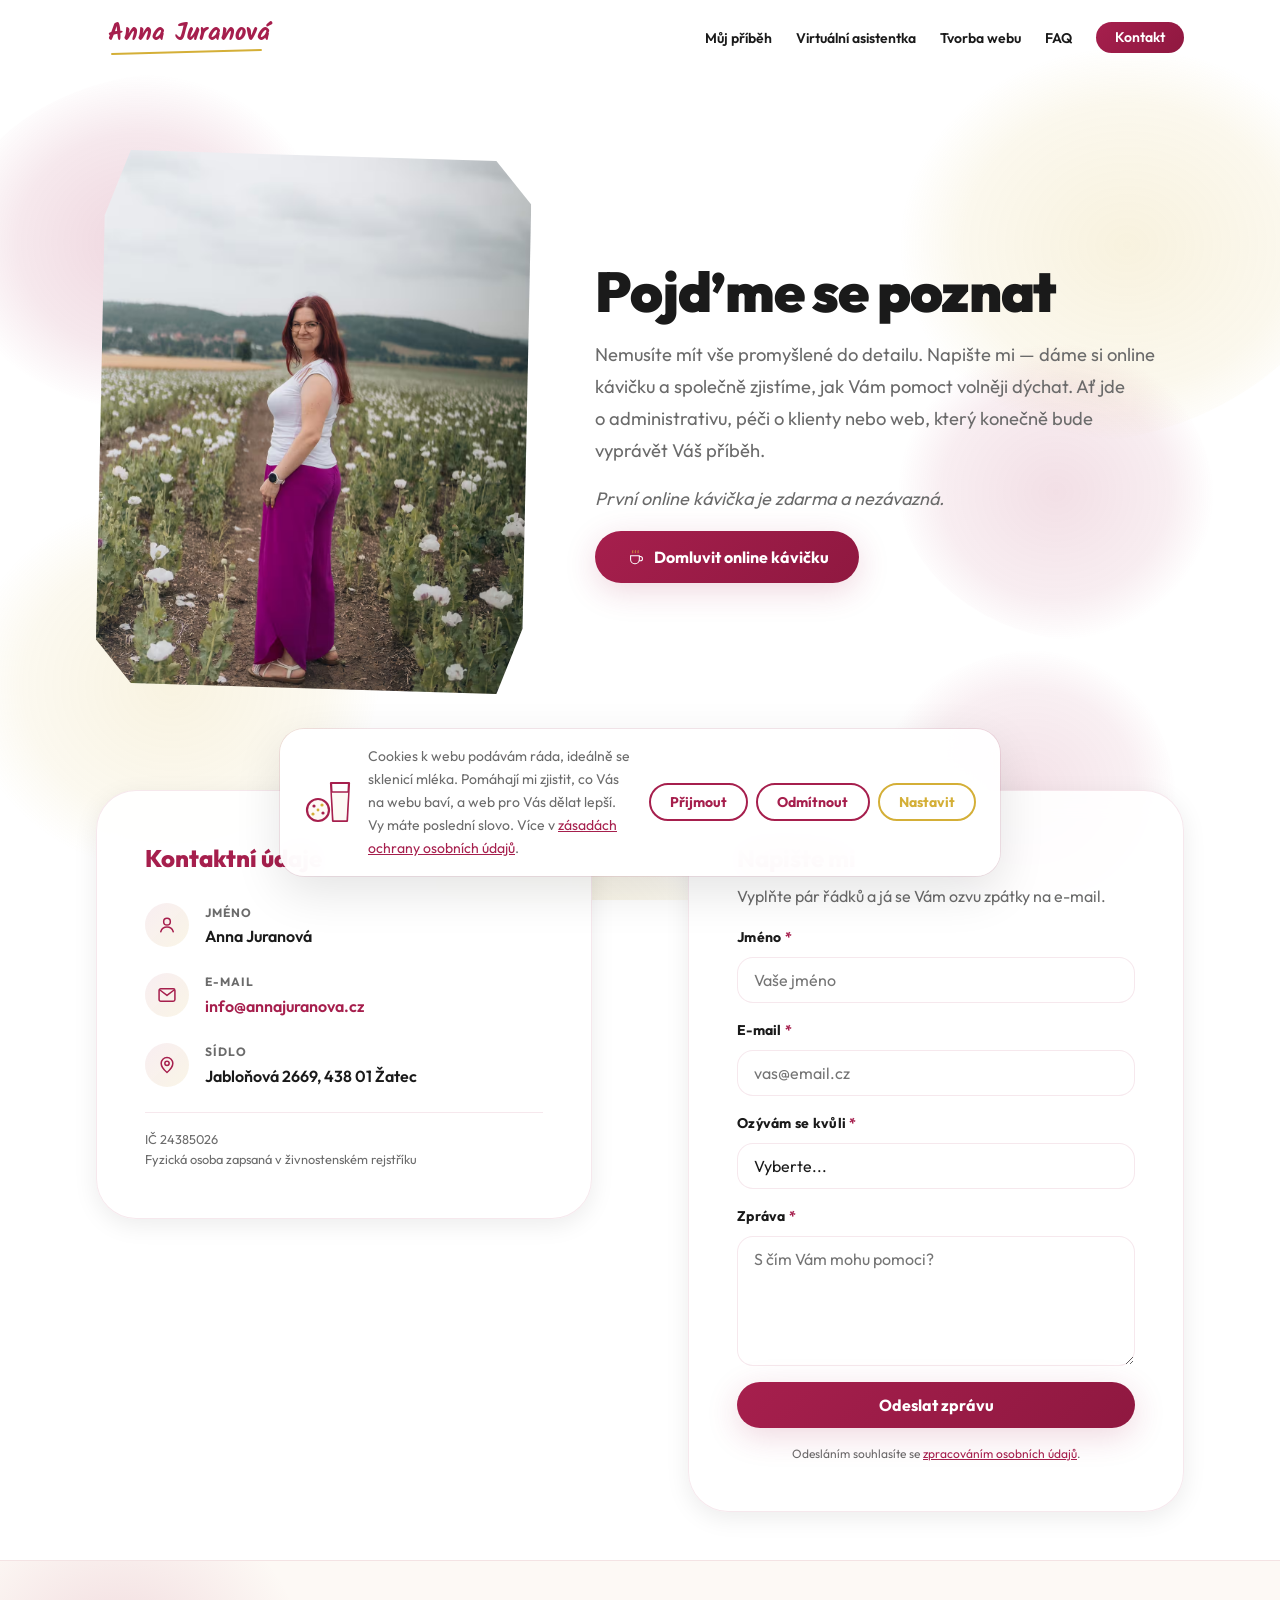
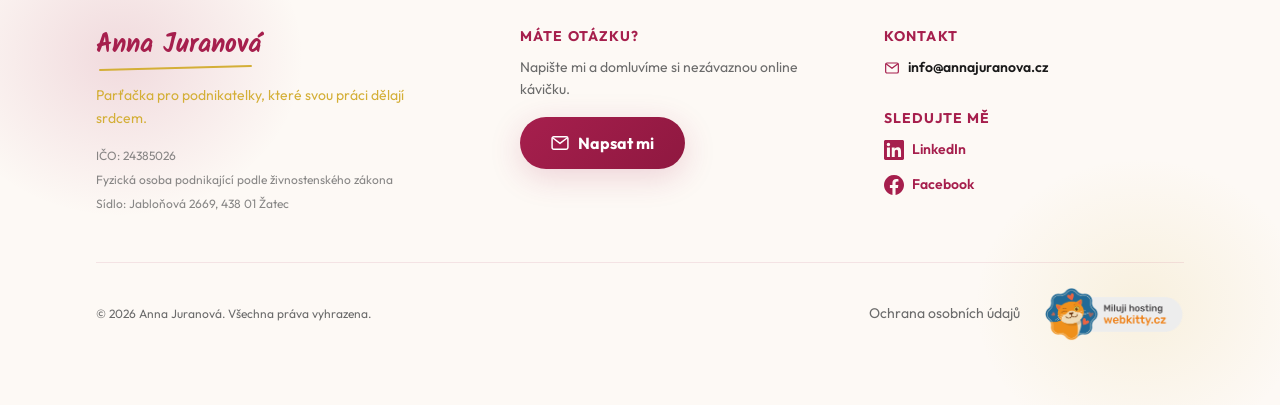
<file: kontakt.html>
<!DOCTYPE html>
<html lang="cs">
<head>
  <meta charset="UTF-8" />
  <meta http-equiv="X-UA-Compatible" content="IE=edge" />
  <meta name="viewport" content="width=device-width, initial-scale=1.0" />

  <title>Kontakt – Anna Juranová</title>
  <meta name="description" content="Napište mi a domluvíme si nezávaznou online kávičku zdarma. Ať jde o administrativu, zákaznickou péči nebo web s duší, ráda Vám pomůžu volněji dýchat." />
  <link rel="canonical" href="https://annajuranova.cz/kontakt" />

  <!-- Open Graph -->
  <meta property="og:type"        content="website" />
  <meta property="og:url"         content="https://annajuranova.cz/kontakt" />
  <meta property="og:title"       content="Kontakt – Anna Juranová" />
  <meta property="og:description" content="Napište mi a domluvíme si nezávaznou online kávičku zdarma." />
  <meta property="og:image"       content="https://annajuranova.cz/Obrazky/kontakt-og.jpeg" />
  <meta property="og:image:width" content="1200" />
  <meta property="og:image:height" content="630" />

  <!-- Twitter Card -->
  <meta name="twitter:card" content="summary_large_image" />
  <meta name="twitter:title" content="Kontakt – Anna Juranová" />
  <meta name="twitter:description" content="Napište mi a domluvíme si nezávaznou online kávičku zdarma." />
  <meta name="twitter:image" content="https://annajuranova.cz/Obrazky/kontakt-og.jpeg" />

  <!-- Favicon -->
  <link rel="icon" href="favicon.svg" type="image/svg+xml" />

  <!-- Fonts -->
  <link rel="preconnect" href="https://fonts.googleapis.com" />
  <link rel="preconnect" href="https://fonts.gstatic.com" crossorigin />
  <link href="https://fonts.googleapis.com/css2?family=Outfit:wght@300;400;500;600;700;800;900&family=Kalam:wght@700&display=swap" rel="stylesheet" />

  <!-- Styles -->
  <link rel="stylesheet" href="style.css?v=8" />

  <!-- Calendly popup widget: CSS i JS se donačítají dynamicky až na klik (viz script.js) -->
</head>
<body>

  <!-- ========== DEKORATIVNÍ AKVARELOVÉ SKVRNY NA CELÉ STRÁNCE ========== -->
  <div class="watercolor-bg" aria-hidden="true">
    <div class="wc-blob wc-blob--1"></div>
    <div class="wc-blob wc-blob--2"></div>
    <div class="wc-blob wc-blob--3"></div>
    <div class="wc-blob wc-blob--4"></div>
    <div class="wc-blob wc-blob--5"></div>
    <div class="wc-blob wc-blob--6"></div>
  </div>

  <!-- ========== NAVIGATION ========== -->
  <nav class="navbar" id="navbar" aria-label="Hlavní navigace">
    <div class="navbar__inner">
      <a href="/" class="navbar__logo" aria-label="Anna Juranová – domů">
        <span class="navbar__logo-text">
          <span class="navbar__logo-name">Anna Juranová</span>        </span>
      </a>
      <ul class="navbar__links" id="nav-links" role="list">
        <li><a href="/muj-pribeh"           class="navbar__link">Můj příběh</a></li>
        <li><a href="/virtualni-asistentka" class="navbar__link">Virtuální asistentka</a></li>
        <li><a href="/tvorba-webu"          class="navbar__link">Tvorba webu</a></li>
        <li><a href="/faq"                  class="navbar__link">FAQ</a></li>
        <li><a href="/kontakt"              class="navbar__link navbar__link--cta" aria-current="page">Kontakt</a></li>
      </ul>
      <button class="navbar__hamburger" id="hamburger"
              aria-label="Otevřít menu" aria-expanded="false" aria-controls="nav-links">
        <span></span><span></span><span></span>
      </button>
    </div>
  </nav>

  <!-- ========== KONTAKT – HERO (fotka vlevo, text vpravo) ========== -->
  <header class="page-header">
    <div class="page-header__inner page-header__inner--reverse">
      <div class="page-header__visual reveal" aria-hidden="true">
        <div class="page-header__image-wrap">
          <img src="Obrazky/kontakt%20(1).avif" alt="Anna Juranová – Kontakt" width="1200" height="1800" fetchpriority="high" />
        </div>
      </div>
      <div class="page-header__content">
        <h1 class="page-header__title reveal" id="contact-heading">Pojďme se poznat</h1>
        <p class="page-header__subtitle reveal">Nemusíte mít vše promyšlené do&nbsp;detailu. Napište mi — dáme si
          online kávičku a&nbsp;společně zjistíme, jak Vám pomoct volněji dýchat. Ať&nbsp;jde o&nbsp;adminis&shy;trativu,
          péči o&nbsp;klienty nebo web, který konečně bude vyprávět Váš příběh.</p>
        <em class="page-header__note reveal">První online kávička je zdarma a&nbsp;nezávazná.</em>
        <a href="https://calendly.com/anna-juranova-va/30min?primary_color=a61f4d&text_color=1a1a1a&background_color=fdf9f5" class="btn btn--cta btn--expand reveal js-calendly-popup" id="contact-booking-btn">
          <span class="btn__arrow btn__coffee" aria-hidden="true">
            <svg viewBox="0 0 48 48" fill="none" xmlns="http://www.w3.org/2000/svg">
              <path d="M11 21h21v9a10 10 0 01-10 10h-1a10 10 0 01-10-10v-9z" stroke="#fff" stroke-width="2.5" />
              <path d="M32 23h2.5a5 5 0 010 10H32" stroke="#fff" stroke-width="2.5" stroke-linecap="round" />
              <path class="floating-cta__steam btn__steam--1" d="M16 9c-1.2 2 1.2 3 0 5" stroke="#d4af37"
                stroke-width="2.2" stroke-linecap="round" />
              <path class="floating-cta__steam btn__steam--2" d="M22.5 9c-1.2 2 1.2 3 0 5" stroke="#d4af37"
                stroke-width="2.2" stroke-linecap="round" />
              <path class="floating-cta__steam btn__steam--3" d="M29 9c-1.2 2 1.2 3 0 5" stroke="#d4af37"
                stroke-width="2.2" stroke-linecap="round" />
            </svg>
          </span>
          <span class="btn__text">Domluvit online kávičku</span>
        </a>
      </div>
    </div>
  </header>

  <!-- ========== RYCHLÝ KONTAKT + FORMULÁŘ ========== -->
  <section class="contact section" aria-labelledby="quick-contact-heading">
    <div class="container">
      <div class="contact__layout">

        <div class="contact__info contact__info--card reveal">
          <h2 class="contact__info-title" id="quick-contact-heading">Kontaktní údaje</h2>

          <ul class="contact-items" role="list">
            <li class="contact-item">
              <span class="contact-item__icon" aria-hidden="true">
                <svg viewBox="0 0 24 24" width="20" height="20" fill="none" xmlns="http://www.w3.org/2000/svg">
                  <circle cx="12" cy="8" r="4" stroke="#a61f4d" stroke-width="1.8" />
                  <path d="M4.5 20c1.2-3.6 4.1-5.5 7.5-5.5s6.3 1.9 7.5 5.5" stroke="#a61f4d" stroke-width="1.8"
                    stroke-linecap="round" />
                </svg>
              </span>
              <div class="contact-item__body">
                <span class="contact-item__label">Jméno</span>
                <span class="contact-item__value">Anna Juranová</span>
              </div>
            </li>

            <li class="contact-item">
              <span class="contact-item__icon" aria-hidden="true">
                <svg viewBox="0 0 24 24" width="20" height="20" fill="none" xmlns="http://www.w3.org/2000/svg">
                  <rect x="2.5" y="4.5" width="19" height="15" rx="2" stroke="#a61f4d" stroke-width="1.8" />
                  <path d="M3.5 6l8.5 6.5L20.5 6" stroke="#a61f4d" stroke-width="1.8" stroke-linecap="round"
                    stroke-linejoin="round" />
                </svg>
              </span>
              <div class="contact-item__body">
                <span class="contact-item__label">E-mail</span>
                <a href="mailto:info@annajuranova.cz" class="contact-item__value contact-item__value--link"
                  id="contact-email-link">info@annajuranova.cz</a>
              </div>
            </li>

            <li class="contact-item">
              <span class="contact-item__icon" aria-hidden="true">
                <svg viewBox="0 0 24 24" width="20" height="20" fill="none" xmlns="http://www.w3.org/2000/svg">
                  <path d="M12 21s-7-5.8-7-11a7 7 0 0114 0c0 5.2-7 11-7 11z" stroke="#a61f4d" stroke-width="1.8"
                    stroke-linejoin="round" />
                  <circle cx="12" cy="10" r="2.6" stroke="#a61f4d" stroke-width="1.8" />
                </svg>
              </span>
              <div class="contact-item__body">
                <span class="contact-item__label">Sídlo</span>
                <span class="contact-item__value">Jabloňová 2669, 438&nbsp;01 Žatec</span>
              </div>
            </li>
          </ul>

          <p class="contact__legal">IČ 24385026<br />
            Fyzická osoba zapsaná v&nbsp;živnostenském rejstříku</p>
        </div>

        <form action="https://formspree.io/f/xgogywql" method="POST"
              class="contact-form reveal" id="contact-form"
              aria-labelledby="contact-form-heading">
          <h2 class="contact__info-title" id="contact-form-heading">Napište mi</h2>
          <p class="contact-form__intro">Vyplňte pár řádků a&nbsp;já se Vám ozvu zpátky na&nbsp;e-mail.</p>
          <div class="form-group">
            <label for="name" class="form-label">Jméno <span class="form-req" aria-hidden="true">*</span></label>
            <input type="text" id="name" name="name" class="form-input"
                   placeholder="Vaše jméno" required autocomplete="name" />
          </div>
          <div class="form-group">
            <label for="email" class="form-label">E-mail <span class="form-req" aria-hidden="true">*</span></label>
            <input type="email" id="email" name="email" class="form-input"
                   placeholder="vas@email.cz" required autocomplete="email" />
          </div>
          <div class="form-group">
            <label for="reason" class="form-label">Ozývám se kvůli <span class="form-req"
                aria-hidden="true">*</span></label>
            <select id="reason" name="reason" class="form-input" required>
              <option value="" disabled selected>Vyberte...</option>
              <option value="asistence">Virtuální asistenci</option>
              <option value="web">Tvorbě webu</option>
            </select>
          </div>
          <div class="form-group">
            <label for="message" class="form-label">Zpráva <span class="form-req" aria-hidden="true">*</span></label>
            <textarea id="message" name="message" class="form-input form-textarea"
                      placeholder="S čím Vám mohu pomoci?" rows="5" required></textarea>
          </div>
          <!-- Honeypot antispam -->
          <input type="text" name="_gotcha" tabindex="-1" autocomplete="off" aria-hidden="true" class="form-honeypot" />
          <p class="contact-form__error hidden" id="contact-form-error">Něco se pokazilo. Zkuste to prosím
            znovu, nebo mi napište rovnou na <a href="mailto:info@annajuranova.cz">info@annajuranova.cz</a>.</p>
          <button type="submit" class="btn btn--cta btn--full" id="contact-submit-btn">Odeslat zprávu</button>
          <p class="contact-form__note">Odesláním souhlasíte se <a href="/gdpr">zpracováním osobních údajů</a>.</p>
        </form>

        <div class="contact-form contact-form__success hidden" id="contact-form-success">
          <h2 class="contact__info-title">Děkuji za&nbsp;zprávu! 💌</h2>
          <p class="contact-form__intro">Dorazila mi v&nbsp;pořádku a&nbsp;ozvu se Vám zpátky co&nbsp;nejdřív
            na&nbsp;e-mail, který jste&nbsp;uvedla.</p>
        </div>

      </div>
    </div>
  </section>

  <!-- ========== FOOTER ========== -->
  <footer class="footer">
    <div class="footer__watercolor" aria-hidden="true">
      <div class="footer__wc-blob footer__wc-blob--1"></div>
      <div class="footer__wc-blob footer__wc-blob--2"></div>
    </div>
    <div class="container">
      <div class="footer__grid">

        <div class="footer__col">
          <div class="footer__logo">Anna Juranová</div>
          <p class="footer__tagline">Parťačka pro podnikatelky, které svou práci dělají srdcem.</p>
          <div class="footer__legal">
            <p>IČO: 24385026</p>
            <p>Fyzická osoba podnikající podle živnostenského zákona</p>
            <p>Sídlo: Jabloňová 2669, 438&nbsp;01 Žatec</p>
          </div>
        </div>

        <div class="footer__col footer__col--cta">
          <h3 class="footer__heading">Máte otázku?</h3>
          <p class="footer__cta-text">Napište mi a&nbsp;domluvíme si nezávaznou online kávičku.</p>
          <a href="/kontakt" class="btn btn--cta btn--expand">
            <span class="btn__arrow btn__mail" aria-hidden="true">
              <svg viewBox="0 0 24 24" fill="none" xmlns="http://www.w3.org/2000/svg">
                <rect x="2.5" y="4.5" width="19" height="15" rx="2" stroke="#fff" stroke-width="1.8" />
                <path d="M3.5 6l8.5 6.5L20.5 6" stroke="#fff" stroke-width="1.8" stroke-linecap="round"
                  stroke-linejoin="round" />
              </svg>
            </span>
            <span class="btn__text">Napsat mi</span>
          </a>
        </div>

        <div class="footer__col">
          <h3 class="footer__heading">Kontakt</h3>
          <a href="mailto:info@annajuranova.cz" class="footer__link footer__link--contact">
            <span class="footer__link-icon" aria-hidden="true">
              <svg viewBox="0 0 24 24" width="16" height="16" fill="none" xmlns="http://www.w3.org/2000/svg">
                <rect x="2.5" y="4.5" width="19" height="15" rx="2" stroke="currentColor" stroke-width="1.8" />
                <path d="M3.5 6l8.5 6.5L20.5 6" stroke="currentColor" stroke-width="1.8" stroke-linecap="round"
                  stroke-linejoin="round" />
              </svg>
            </span>
            info@annajuranova.cz
          </a>
          <h3 class="footer__heading footer__heading--social">Sledujte mě</h3>
          <div class="footer__social">
            <a href="https://www.linkedin.com/in/annajuranova/" target="_blank" rel="noopener" class="footer__social-link" aria-label="LinkedIn">
              <svg viewBox="0 0 24 24" width="20" height="20" fill="currentColor"><path d="M20.447 20.452h-3.554v-5.569c0-1.328-.027-3.037-1.852-3.037-1.853 0-2.136 1.445-2.136 2.939v5.667H9.351V9h3.414v1.561h.046c.477-.9 1.637-1.85 3.37-1.85 3.601 0 4.267 2.37 4.267 5.455v6.286zM5.337 7.433a2.062 2.062 0 01-2.063-2.065 2.064 2.064 0 112.063 2.065zm1.782 13.019H3.555V9h3.564v11.452zM22.225 0H1.771C.792 0 0 .774 0 1.729v20.542C0 23.227.792 24 1.771 24h20.451C23.2 24 24 23.227 24 22.271V1.729C24 .774 23.2 0 22.222 0h.003z"/></svg>
              LinkedIn
            </a>
            <a href="https://www.facebook.com/virtualniasistentkaanna" target="_blank" rel="noopener" class="footer__social-link" aria-label="Facebook">
              <svg viewBox="0 0 24 24" width="20" height="20" fill="currentColor"><path d="M24 12.073c0-6.627-5.373-12-12-12s-12 5.373-12 12c0 5.99 4.388 10.954 10.125 11.854v-8.385H7.078v-3.47h3.047V9.43c0-3.007 1.792-4.669 4.533-4.669 1.312 0 2.686.235 2.686.235v2.953H15.83c-1.491 0-1.956.925-1.956 1.874v2.25h3.328l-.532 3.47h-2.796v8.385C19.612 23.027 24 18.062 24 12.073z"/></svg>
              Facebook
            </a>
          </div>
        </div>

      </div><!-- /.footer__grid -->

      <div class="footer__bottom">
        <p>© 2026 Anna Juranová. Všechna práva vyhrazena.</p>
        <div class="footer__bottom-links">
          <a href="/gdpr" class="footer__link">Ochrana osobních údajů</a>
          <a href="https://obchod.webkitty.cz/?id=180821" class="footer__partner-badge" target="_blank"
            rel="noopener" aria-label="Miluji hosting Webkitty.cz">
            <img src="Obrazky/odznak_miluji_webkitty.png" alt="Miluji hosting Webkitty.cz" width="600" height="234"
              loading="lazy" />
          </a>
        </div>
      </div>
    </div>
  </footer>

  <!-- ========== COOKIE LIŠTA ========== -->
  <div class="cookie-bar hidden" id="cookie-bar" role="dialog"
       aria-label="Souhlas s cookies" aria-modal="true" aria-live="polite">
    <div class="cookie-bar__inner">
      <div class="cookie-bar__icon" aria-hidden="true">
        <svg viewBox="0 0 48 48" fill="none" xmlns="http://www.w3.org/2000/svg">
          <circle cx="14" cy="32" r="11" stroke="#a61f4d" stroke-width="2.2" fill="#fdf9f5" />
          <circle cx="10" cy="28" r="1.6" fill="#a61f4d" />
          <circle cx="18" cy="27" r="1.6" fill="#d4af37" />
          <circle cx="19" cy="35" r="1.6" fill="#a61f4d" />
          <circle cx="9" cy="36" r="1.6" fill="#d4af37" />
          <circle cx="14" cy="32" r="1.4" fill="#d4af37" />
          <path d="M27 5L45 5L43 43L29 43Z" stroke="#a61f4d" stroke-width="2.2" stroke-linejoin="round" />
          <path d="M27.9 14L44.1 14L42.4 42.3L29.6 42.3Z" fill="#fdf9f5" />
          <path d="M27.9 14L44.1 14" stroke="#a61f4d" stroke-width="1.6" stroke-linecap="round" />
        </svg>
      </div>
      <p class="cookie-bar__text">Cookies k&nbsp;webu podávám ráda, ideálně se sklenicí mléka. Pomáhají mi zjistit,
        co&nbsp;Vás na&nbsp;webu baví, a&nbsp;web pro&nbsp;Vás dělat lepší. Vy máte poslední slovo. Více v&nbsp;<a
          href="/gdpr">zásadách ochrany osobních údajů</a>.</p>
      <div class="cookie-bar__btns">
        <button class="btn btn--sm btn--ghost"   id="cookie-accept">Přijmout</button>
        <button class="btn btn--sm btn--ghost"   id="cookie-reject">Odmítnout</button>
        <button class="btn btn--sm btn--outline" id="cookie-settings">Nastavit</button>
      </div>
    </div>
  </div>

  <!-- ========== COOKIE NASTAVENÍ (MODAL) ========== -->
  <div class="cookie-modal hidden" id="cookie-modal" role="dialog" aria-label="Nastavení cookies" aria-modal="true">
    <div class="cookie-modal__overlay" id="cookie-modal-overlay"></div>
    <div class="cookie-modal__box">
      <button class="cookie-modal__close" id="cookie-modal-close" aria-label="Zavřít nastavení cookies">&times;</button>
      <p class="cookie-modal__intro">Tady si můžete namíchat vlastní talíř cookies – co si dáte, je jen na Vás. 🍪</p>

      <div class="cookie-modal__item">
        <div class="cookie-modal__item-head">
          <h3 class="cookie-modal__item-title">Nezbytné cookies (vždy zapnuto, nelze vypnout)</h3>
          <span class="cookie-modal__always">Vždy aktivní</span>
        </div>
        <p class="cookie-modal__item-text">Bez těch by web pořádně nefungoval – starají se třeba o to, aby se Vám nerozsypalo, co jste už vyplnili.</p>
      </div>

      <div class="cookie-modal__item">
        <div class="cookie-modal__item-head">
          <h3 class="cookie-modal__item-title">Analytické cookies</h3>
          <label class="cookie-modal__switch">
            <input type="checkbox" id="cookie-analytics-toggle" class="cookie-modal__switch-input">
            <span class="cookie-modal__switch-track"></span>
          </label>
        </div>
        <p class="cookie-modal__item-text">Pomáhají mi pochopit, jak web používáte a co má smysl vylepšit – žádná jména, jen čísla a grafy.</p>
      </div>

      <div class="cookie-modal__actions">
        <button class="btn btn--sm btn--outline" id="cookie-modal-save">Uložit nastavení</button>
        <button class="btn btn--sm btn--ghost" id="cookie-modal-accept-all">Přijmout vše</button>
      </div>
    </div>
  </div>

  <!-- JS -->
  <script src="script.js?v=8" defer></script>

</body>
</html>
</file>
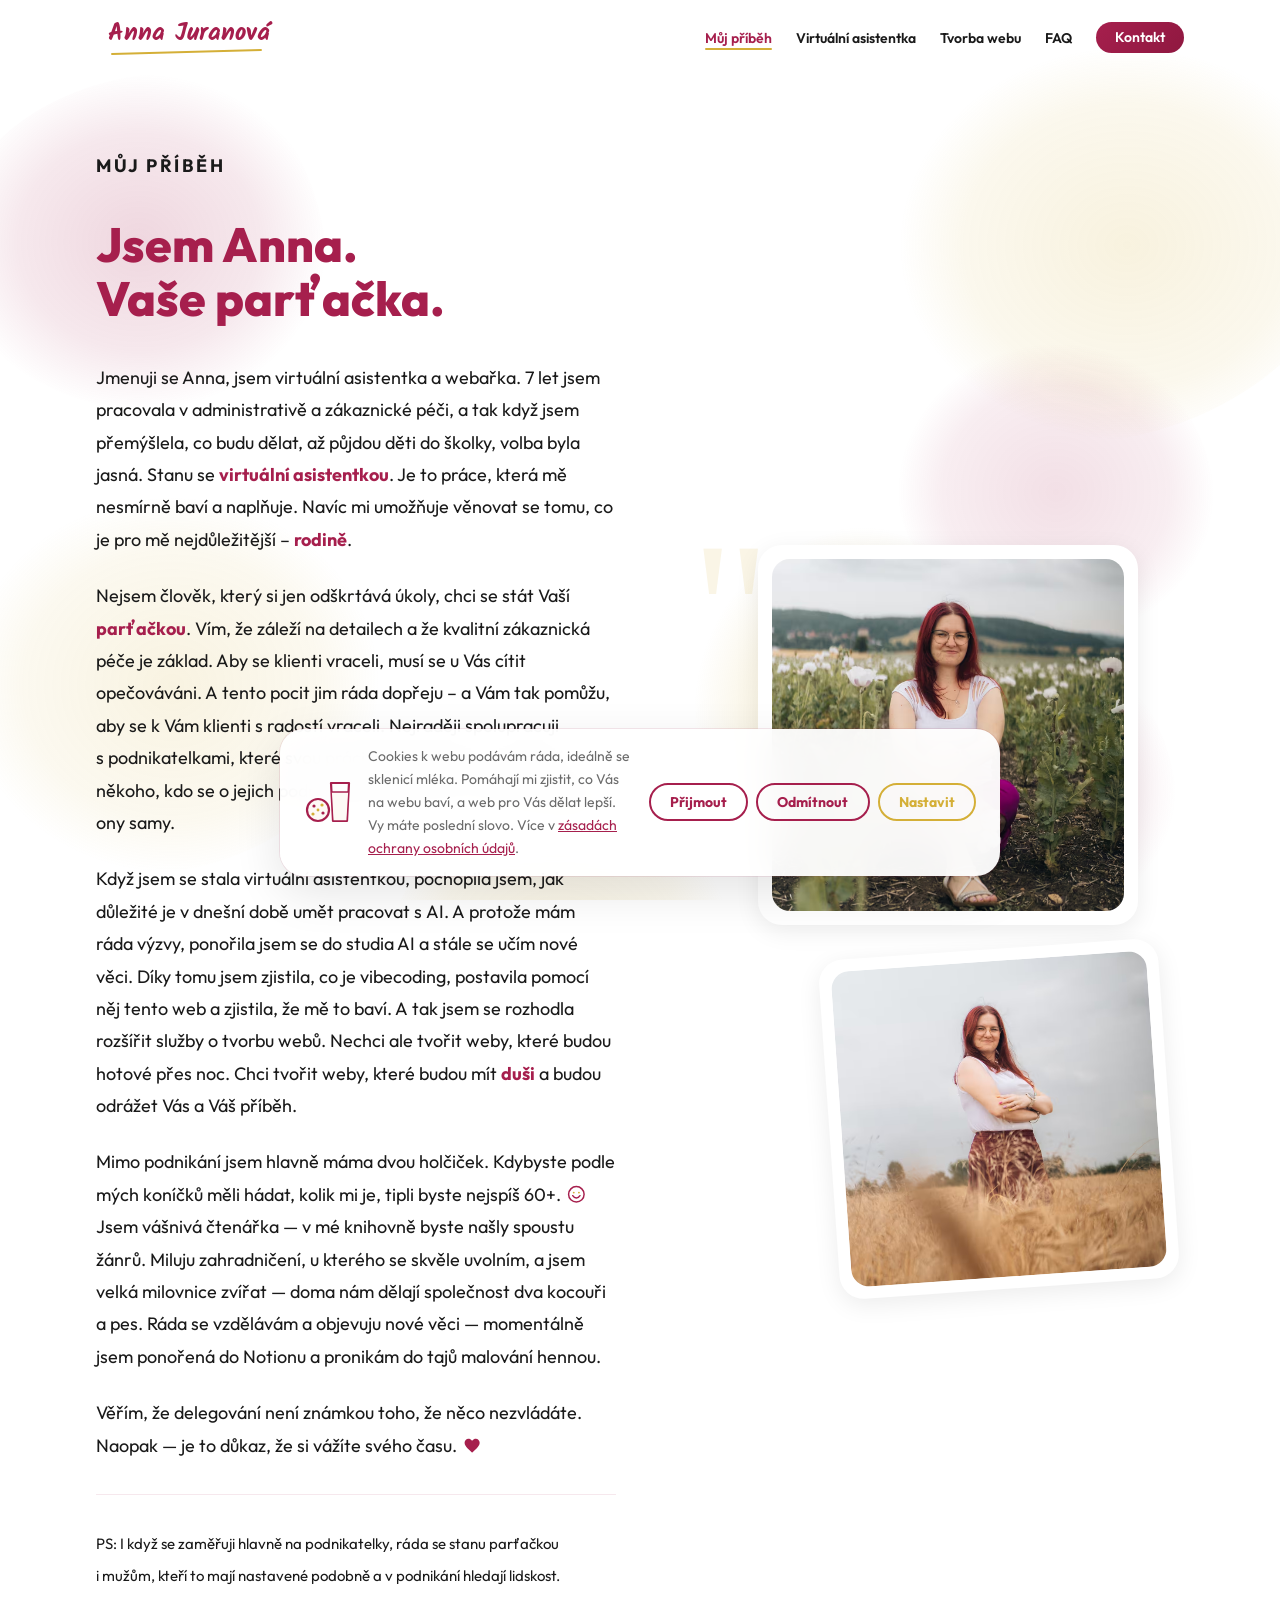
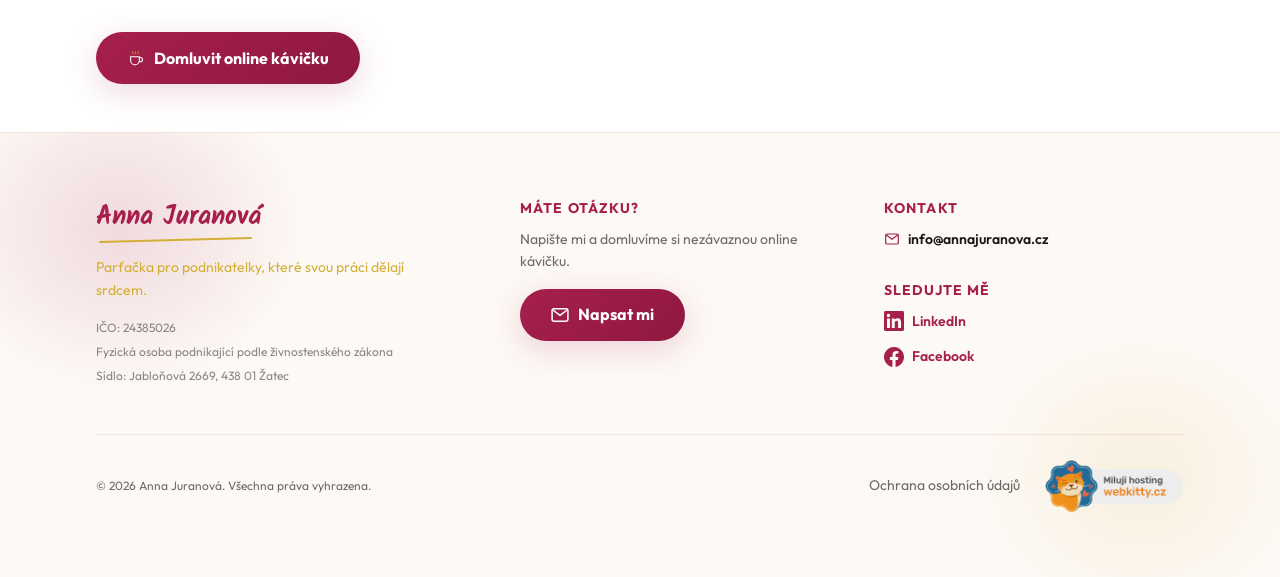
<file: muj-pribeh.html>
<!DOCTYPE html>
<html lang="cs">

<head>
  <meta charset="UTF-8" />
  <meta http-equiv="X-UA-Compatible" content="IE=edge" />
  <meta name="viewport" content="width=device-width, initial-scale=1.0" />

  <title>Můj příběh – Anna Juranová</title>
  <meta name="description"
    content="Jsem Anna, virtuální asistentka a webařka. Přečtěte si můj příběh – proč jsem se rozhodla stát se parťačkou pro podnikatelky, které svou práci dělají srdcem." />
  <link rel="canonical" href="https://annajuranova.cz/muj-pribeh" />

  <!-- Open Graph -->
  <meta property="og:type" content="article" />
  <meta property="og:url" content="https://annajuranova.cz/muj-pribeh" />
  <meta property="og:title" content="Můj příběh – Anna Juranová" />
  <meta property="og:description" content="Jsem Anna, virtuální asistentka a webařka. Přečtěte si můj příběh." />
  <meta property="og:image" content="https://annajuranova.cz/Obrazky/muj_pribeh-og.jpeg" />
  <meta property="og:image:width" content="1200" />
  <meta property="og:image:height" content="630" />

  <!-- Twitter Card -->
  <meta name="twitter:card" content="summary_large_image" />
  <meta name="twitter:title" content="Můj příběh – Anna Juranová" />
  <meta name="twitter:description" content="Jsem Anna, virtuální asistentka a webařka. Přečtěte si můj příběh." />
  <meta name="twitter:image" content="https://annajuranova.cz/Obrazky/muj_pribeh-og.jpeg" />

  <!-- Favicon -->
  <link rel="icon" href="favicon.svg" type="image/svg+xml" />

  <!-- Fonts -->
  <link rel="preconnect" href="https://fonts.googleapis.com" />
  <link rel="preconnect" href="https://fonts.gstatic.com" crossorigin />
  <link href="https://fonts.googleapis.com/css2?family=Outfit:wght@300;400;500;600;700;800;900&family=Kalam:wght@700&display=swap"
    rel="stylesheet" />

  <!-- Styles -->
  <link rel="stylesheet" href="style.css?v=8" />

  <!-- Calendly popup widget: CSS i JS se donačítají dynamicky až na klik (viz script.js) -->
</head>

<body>

  <!-- ========== DEKORATIVNÍ AKVARELOVÉ SKVRNY NA CELÉ STRÁNCE ========== -->
  <div class="watercolor-bg" aria-hidden="true">
    <div class="wc-blob wc-blob--1"></div>
    <div class="wc-blob wc-blob--2"></div>
    <div class="wc-blob wc-blob--3"></div>
    <div class="wc-blob wc-blob--4"></div>
    <div class="wc-blob wc-blob--5"></div>
    <div class="wc-blob wc-blob--6"></div>
  </div>

  <!-- ========== NAVIGATION ========== -->
  <nav class="navbar" id="navbar" aria-label="Hlavní navigace">
    <div class="navbar__inner">
      <a href="/" class="navbar__logo" aria-label="Anna Juranová – domů">
        <span class="navbar__logo-text">
          <span class="navbar__logo-name">Anna Juranová</span>        </span>
      </a>
      <ul class="navbar__links" id="nav-links" role="list">
        <li><a href="/muj-pribeh" class="navbar__link" aria-current="page">Můj příběh</a></li>
        <li><a href="/virtualni-asistentka" class="navbar__link">Virtuální asistentka</a></li>
        <li><a href="/tvorba-webu" class="navbar__link">Tvorba webu</a></li>
        <li><a href="/faq" class="navbar__link">FAQ</a></li>
        <li><a href="/kontakt" class="navbar__link navbar__link--cta">Kontakt</a></li>
      </ul>
      <button class="navbar__hamburger" id="hamburger" aria-label="Otevřít menu" aria-expanded="false"
        aria-controls="nav-links">
        <span></span><span></span><span></span>
      </button>
    </div>
  </nav>

  <!-- ========== MŮJ PŘÍBĚH ========== -->
  <section class="story section section--top-offset" id="pribeh" aria-labelledby="story-heading">
    <div class="container">
      <div class="story__layout">

        <!-- Text col -->
        <div class="story__text reveal">
          <p class="section-eyebrow">Můj příběh</p>
          <h1 class="section-title" id="story-heading">Jsem Anna.<br />Vaše parťačka.</h1>

          <h2 class="visually-hidden">Můj příběh</h2>

          <p>Jmenuji se Anna, jsem virtuální asistentka a&nbsp;webařka. 7&nbsp;let jsem pracovala v&nbsp;administrativě
            a&nbsp;zákaznické péči, a&nbsp;tak když jsem přemýšlela, co budu dělat, až půjdou děti do&nbsp;školky, volba
            byla jasná. Stanu se <span class="story__highlight">virtuální asistentkou</span>. Je&nbsp;to práce, která mě
            nesmírně baví a&nbsp;naplňuje. Navíc
            mi umožňuje věnovat se tomu, co je pro mě nejdůležitější – <span class="story__highlight">rodině</span>.</p>

          <p>Nejsem člověk, který si jen odškrtává úkoly, chci se stát Vaší <span
              class="story__highlight">parťačkou</span>. Vím, že záleží na&nbsp;detailech
            a&nbsp;že kvalitní zákaznická péče je základ. Aby se klienti vraceli, musí se u&nbsp;Vás cítit opečováváni.
            A&nbsp;tento pocit jim ráda dopřeju – a&nbsp;Vám tak pomůžu, aby se k&nbsp;Vám klienti s&nbsp;radostí
            vraceli. Nejraději spolupracuji s&nbsp;podnikatelkami, které svou práci dělají srdcem — a&nbsp;hledají
            někoho, kdo se o&nbsp;jejich podnikání bude starat se stejnou péčí jako ony samy.</p>

          <p>Když jsem se stala virtuální asistentkou, pochopila jsem, jak důležité je v&nbsp;dnešní době umět pracovat
            s&nbsp;AI. A&nbsp;protože mám ráda výzvy, ponořila jsem se do&nbsp;studia AI a&nbsp;stále se učím nové věci.
            Díky tomu jsem zjistila, co je vibecoding, postavila pomocí něj tento web a&nbsp;zjistila, že mě to baví.
            A&nbsp;tak jsem se rozhodla rozšířit služby o&nbsp;tvorbu webů. Nechci ale tvořit weby, které budou hotové
            přes noc. Chci tvořit weby, které budou mít <span class="story__highlight">duši</span> a&nbsp;budou odrážet
            Vás a&nbsp;Váš příběh.</p>

          <p>Mimo podnikání jsem hlavně máma dvou holčiček. Kdybyste podle mých koníčků měli hádat, kolik mi je, tipli
            byste nejspíš 60+.
            <span class="text-icon text-icon--smile" aria-hidden="true">
              <svg viewBox="0 0 24 24" fill="none" xmlns="http://www.w3.org/2000/svg">
                <circle cx="12" cy="12" r="9" stroke="#a61f4d" stroke-width="1.7" />
                <path d="M7.8 13.6c1.1 1.7 2.5 2.6 4.2 2.6s3.1-.9 4.2-2.6" stroke="#a61f4d" stroke-width="1.7"
                  stroke-linecap="round" />
                <circle cx="9" cy="10" r="1.1" fill="#d4af37" />
                <circle cx="15" cy="10" r="1.1" fill="#d4af37" />
              </svg>
            </span>
            Jsem vášnivá čtenářka — v&nbsp;mé knihovně byste našly spoustu žánrů. Miluju
            zahradničení, u&nbsp;kterého se skvěle uvolním, a&nbsp;jsem velká milovnice zvířat — doma nám dělají
            společnost dva kocouři a&nbsp;pes. Ráda se vzdělávám a&nbsp;objevuju nové věci — momentálně jsem ponořená
            do&nbsp;Notionu a&nbsp;pronikám do&nbsp;tajů malování hennou.
          </p>

          <p>Věřím, že delegování není známkou toho, že něco nezvládáte. Naopak — je&nbsp;to důkaz, že si vážíte svého
            času.
            <span class="text-icon text-icon--heart" aria-hidden="true">
              <svg viewBox="0 0 24 24" fill="none" xmlns="http://www.w3.org/2000/svg">
                <path d="M12 20.2c-.3 0-.6-.1-.8-.3-1.6-1.4-3.2-2.7-4.6-4.2C4.4 13.3 3 11.3 3 9c0-2.6 2-4.6 4.5-4.6
                  1.5 0 2.9.7 3.8 1.9.2.3.7.3.9 0 .9-1.2 2.3-1.9 3.8-1.9C18.5 4.4 20.5 6.4 20.5 9c0 2.3-1.4 4.3-3.6 6.7
                  -1.4 1.5-3 2.8-4.6 4.2-.2.2-.5.3-.8.3z" fill="#a61f4d" />
              </svg>
            </span>
          </p>

          <hr class="story__divider" />
          <p class="story__ps"><small>PS: I&nbsp;když se zaměřuji hlavně na&nbsp;podnikatelky, ráda se stanu parťačkou
              i&nbsp;mužům, kteří to mají nastavené podobně a&nbsp;v&nbsp;podnikání hledají lidskost.</small></p>

          <a href="https://calendly.com/anna-juranova-va/30min?primary_color=a61f4d&text_color=1a1a1a&background_color=fdf9f5" class="btn btn--cta btn--expand reveal js-calendly-popup">
            <span class="btn__arrow btn__coffee" aria-hidden="true">
              <svg viewBox="0 0 48 48" fill="none" xmlns="http://www.w3.org/2000/svg">
                <path d="M11 21h21v9a10 10 0 01-10 10h-1a10 10 0 01-10-10v-9z" stroke="#fff" stroke-width="2.5" />
                <path d="M32 23h2.5a5 5 0 010 10H32" stroke="#fff" stroke-width="2.5" stroke-linecap="round" />
                <path class="floating-cta__steam btn__steam--1" d="M16 9c-1.2 2 1.2 3 0 5" stroke="#d4af37"
                  stroke-width="2.2" stroke-linecap="round" />
                <path class="floating-cta__steam btn__steam--2" d="M22.5 9c-1.2 2 1.2 3 0 5" stroke="#d4af37"
                  stroke-width="2.2" stroke-linecap="round" />
                <path class="floating-cta__steam btn__steam--3" d="M29 9c-1.2 2 1.2 3 0 5" stroke="#d4af37"
                  stroke-width="2.2" stroke-linecap="round" />
              </svg>
            </span>
            <span class="btn__text">Domluvit online kávičku</span>
          </a>
        </div>

        <!-- Image col s image mask -->
        <div class="story__visual reveal">
          <div class="story__image-mask">
            <img src="Obrazky/muj_pribeh%20(1).avif" alt="Anna Juranová – Můj příběh" class="story__photo" width="460"
              height="560" fetchpriority="high" />
          </div>
          <!-- Dekorativní prvky -->
          <div class="story__deco-blob" aria-hidden="true"></div>
          <div class="story__deco-quote" aria-hidden="true">"</div>

          <!-- Druhá fotka – stejný rámeček, posazená vpravo dole -->
          <div class="story__image-mask story__image-mask--sm">
            <img src="Obrazky/muj_pribeh_2%20(1).avif" alt="Anna Juranová" class="story__photo" loading="lazy" width="920"
              height="420" />
          </div>
        </div>

      </div>
    </div>
  </section>

  <!-- ========== FOOTER ========== -->
  <footer class="footer">
    <div class="footer__watercolor" aria-hidden="true">
      <div class="footer__wc-blob footer__wc-blob--1"></div>
      <div class="footer__wc-blob footer__wc-blob--2"></div>
    </div>
    <div class="container">
      <div class="footer__grid">

        <div class="footer__col">
          <div class="footer__logo">Anna Juranová</div>
          <p class="footer__tagline">Parťačka pro podnikatelky, které svou práci dělají srdcem.</p>
          <div class="footer__legal">
            <p>IČO: 24385026</p>
            <p>Fyzická osoba podnikající podle živnostenského zákona</p>
            <p>Sídlo: Jabloňová 2669, 438&nbsp;01 Žatec</p>
          </div>
        </div>

        <div class="footer__col footer__col--cta">
          <h3 class="footer__heading">Máte otázku?</h3>
          <p class="footer__cta-text">Napište mi a&nbsp;domluvíme si nezávaznou online kávičku.</p>
          <a href="/kontakt" class="btn btn--cta btn--expand">
            <span class="btn__arrow btn__mail" aria-hidden="true">
              <svg viewBox="0 0 24 24" fill="none" xmlns="http://www.w3.org/2000/svg">
                <rect x="2.5" y="4.5" width="19" height="15" rx="2" stroke="#fff" stroke-width="1.8" />
                <path d="M3.5 6l8.5 6.5L20.5 6" stroke="#fff" stroke-width="1.8" stroke-linecap="round"
                  stroke-linejoin="round" />
              </svg>
            </span>
            <span class="btn__text">Napsat mi</span>
          </a>
        </div>

        <div class="footer__col">
          <h3 class="footer__heading">Kontakt</h3>
          <a href="mailto:info@annajuranova.cz" class="footer__link footer__link--contact">
            <span class="footer__link-icon" aria-hidden="true">
              <svg viewBox="0 0 24 24" width="16" height="16" fill="none" xmlns="http://www.w3.org/2000/svg">
                <rect x="2.5" y="4.5" width="19" height="15" rx="2" stroke="currentColor" stroke-width="1.8" />
                <path d="M3.5 6l8.5 6.5L20.5 6" stroke="currentColor" stroke-width="1.8" stroke-linecap="round"
                  stroke-linejoin="round" />
              </svg>
            </span>
            info@annajuranova.cz
          </a>
          <h3 class="footer__heading footer__heading--social">Sledujte mě</h3>
          <div class="footer__social">
            <a href="https://www.linkedin.com/in/annajuranova/" target="_blank" rel="noopener" class="footer__social-link" aria-label="LinkedIn">
              <svg viewBox="0 0 24 24" width="20" height="20" fill="currentColor">
                <path
                  d="M20.447 20.452h-3.554v-5.569c0-1.328-.027-3.037-1.852-3.037-1.853 0-2.136 1.445-2.136 2.939v5.667H9.351V9h3.414v1.561h.046c.477-.9 1.637-1.85 3.37-1.85 3.601 0 4.267 2.37 4.267 5.455v6.286zM5.337 7.433a2.062 2.062 0 01-2.063-2.065 2.064 2.064 0 112.063 2.065zm1.782 13.019H3.555V9h3.564v11.452zM22.225 0H1.771C.792 0 0 .774 0 1.729v20.542C0 23.227.792 24 1.771 24h20.451C23.2 24 24 23.227 24 22.271V1.729C24 .774 23.2 0 22.222 0h.003z" />
              </svg>
              LinkedIn
            </a>
            <a href="https://www.facebook.com/virtualniasistentkaanna" target="_blank" rel="noopener" class="footer__social-link" aria-label="Facebook">
              <svg viewBox="0 0 24 24" width="20" height="20" fill="currentColor">
                <path
                  d="M24 12.073c0-6.627-5.373-12-12-12s-12 5.373-12 12c0 5.99 4.388 10.954 10.125 11.854v-8.385H7.078v-3.47h3.047V9.43c0-3.007 1.792-4.669 4.533-4.669 1.312 0 2.686.235 2.686.235v2.953H15.83c-1.491 0-1.956.925-1.956 1.874v2.25h3.328l-.532 3.47h-2.796v8.385C19.612 23.027 24 18.062 24 12.073z" />
              </svg>
              Facebook
            </a>
          </div>
        </div>

      </div><!-- /.footer__grid -->

      <div class="footer__bottom">
        <p>© 2026 Anna Juranová. Všechna práva vyhrazena.</p>
        <div class="footer__bottom-links">
          <a href="/gdpr" class="footer__link">Ochrana osobních údajů</a>
          <a href="https://obchod.webkitty.cz/?id=180821" class="footer__partner-badge" target="_blank"
            rel="noopener" aria-label="Miluji hosting Webkitty.cz">
            <img src="Obrazky/odznak_miluji_webkitty.png" alt="Miluji hosting Webkitty.cz" width="600" height="234"
              loading="lazy" />
          </a>
        </div>
      </div>
    </div>
  </footer>

  <!-- ========== COOKIE LIŠTA ========== -->
  <div class="cookie-bar hidden" id="cookie-bar" role="dialog" aria-label="Souhlas s cookies" aria-modal="true"
    aria-live="polite">
    <div class="cookie-bar__inner">
      <div class="cookie-bar__icon" aria-hidden="true">
        <svg viewBox="0 0 48 48" fill="none" xmlns="http://www.w3.org/2000/svg">
          <circle cx="14" cy="32" r="11" stroke="#a61f4d" stroke-width="2.2" fill="#fdf9f5" />
          <circle cx="10" cy="28" r="1.6" fill="#a61f4d" />
          <circle cx="18" cy="27" r="1.6" fill="#d4af37" />
          <circle cx="19" cy="35" r="1.6" fill="#a61f4d" />
          <circle cx="9" cy="36" r="1.6" fill="#d4af37" />
          <circle cx="14" cy="32" r="1.4" fill="#d4af37" />
          <path d="M27 5L45 5L43 43L29 43Z" stroke="#a61f4d" stroke-width="2.2" stroke-linejoin="round" />
          <path d="M27.9 14L44.1 14L42.4 42.3L29.6 42.3Z" fill="#fdf9f5" />
          <path d="M27.9 14L44.1 14" stroke="#a61f4d" stroke-width="1.6" stroke-linecap="round" />
        </svg>
      </div>
      <p class="cookie-bar__text">Cookies k&nbsp;webu podávám ráda, ideálně se sklenicí mléka. Pomáhají mi zjistit,
        co&nbsp;Vás na&nbsp;webu baví, a&nbsp;web pro&nbsp;Vás dělat lepší. Vy máte poslední slovo. Více v&nbsp;<a
          href="/gdpr">zásadách ochrany osobních údajů</a>.</p>
      <div class="cookie-bar__btns">
        <button class="btn btn--sm btn--ghost" id="cookie-accept">Přijmout</button>
        <button class="btn btn--sm btn--ghost" id="cookie-reject">Odmítnout</button>
        <button class="btn btn--sm btn--outline" id="cookie-settings">Nastavit</button>
      </div>
    </div>
  </div>

  <!-- ========== COOKIE NASTAVENÍ (MODAL) ========== -->
  <div class="cookie-modal hidden" id="cookie-modal" role="dialog" aria-label="Nastavení cookies" aria-modal="true">
    <div class="cookie-modal__overlay" id="cookie-modal-overlay"></div>
    <div class="cookie-modal__box">
      <button class="cookie-modal__close" id="cookie-modal-close" aria-label="Zavřít nastavení cookies">&times;</button>
      <p class="cookie-modal__intro">Tady si můžete namíchat vlastní talíř cookies – co si dáte, je jen na Vás. 🍪</p>

      <div class="cookie-modal__item">
        <div class="cookie-modal__item-head">
          <h3 class="cookie-modal__item-title">Nezbytné cookies (vždy zapnuto, nelze vypnout)</h3>
          <span class="cookie-modal__always">Vždy aktivní</span>
        </div>
        <p class="cookie-modal__item-text">Bez těch by web pořádně nefungoval – starají se třeba o to, aby se Vám nerozsypalo, co jste už vyplnili.</p>
      </div>

      <div class="cookie-modal__item">
        <div class="cookie-modal__item-head">
          <h3 class="cookie-modal__item-title">Analytické cookies</h3>
          <label class="cookie-modal__switch">
            <input type="checkbox" id="cookie-analytics-toggle" class="cookie-modal__switch-input">
            <span class="cookie-modal__switch-track"></span>
          </label>
        </div>
        <p class="cookie-modal__item-text">Pomáhají mi pochopit, jak web používáte a co má smysl vylepšit – žádná jména, jen čísla a grafy.</p>
      </div>

      <div class="cookie-modal__actions">
        <button class="btn btn--sm btn--outline" id="cookie-modal-save">Uložit nastavení</button>
        <button class="btn btn--sm btn--ghost" id="cookie-modal-accept-all">Přijmout vše</button>
      </div>
    </div>
  </div>

  <!-- JS -->
  <script src="script.js?v=8" defer></script>

</body>

</html>
</file>
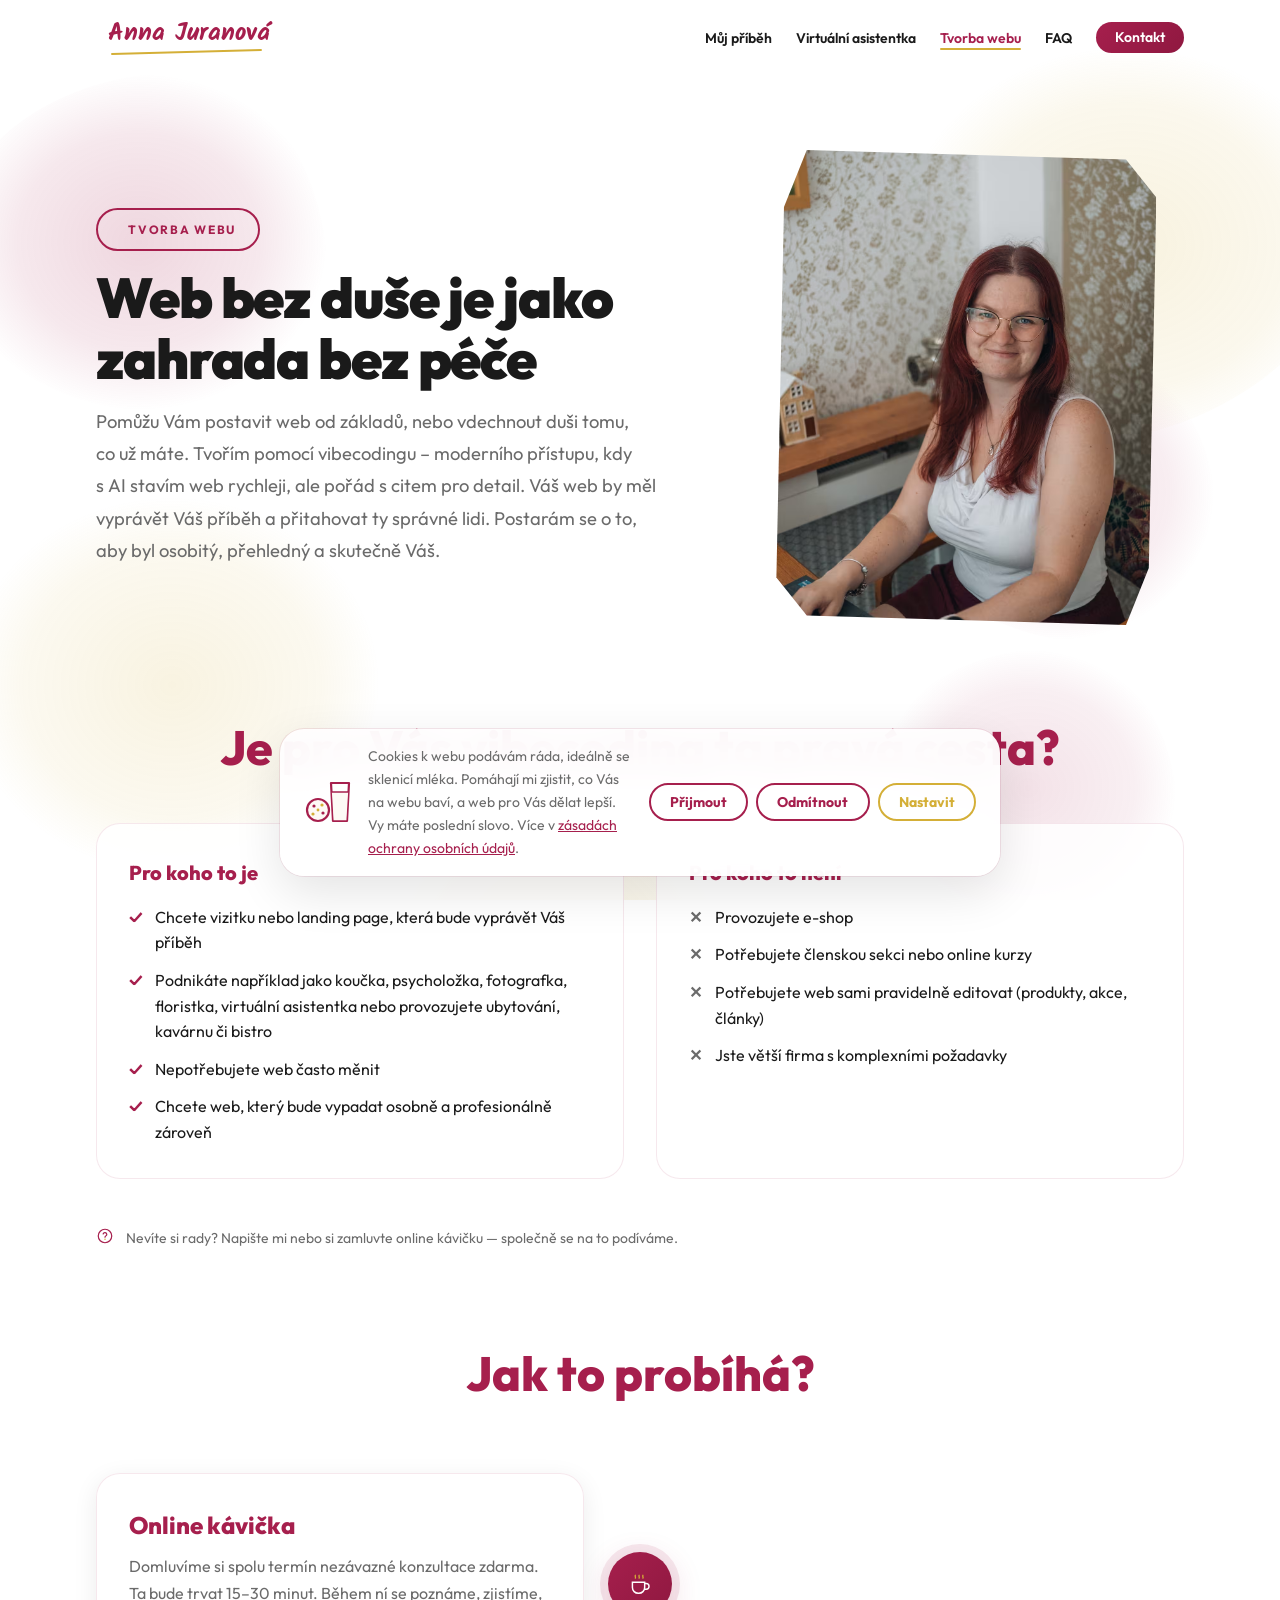
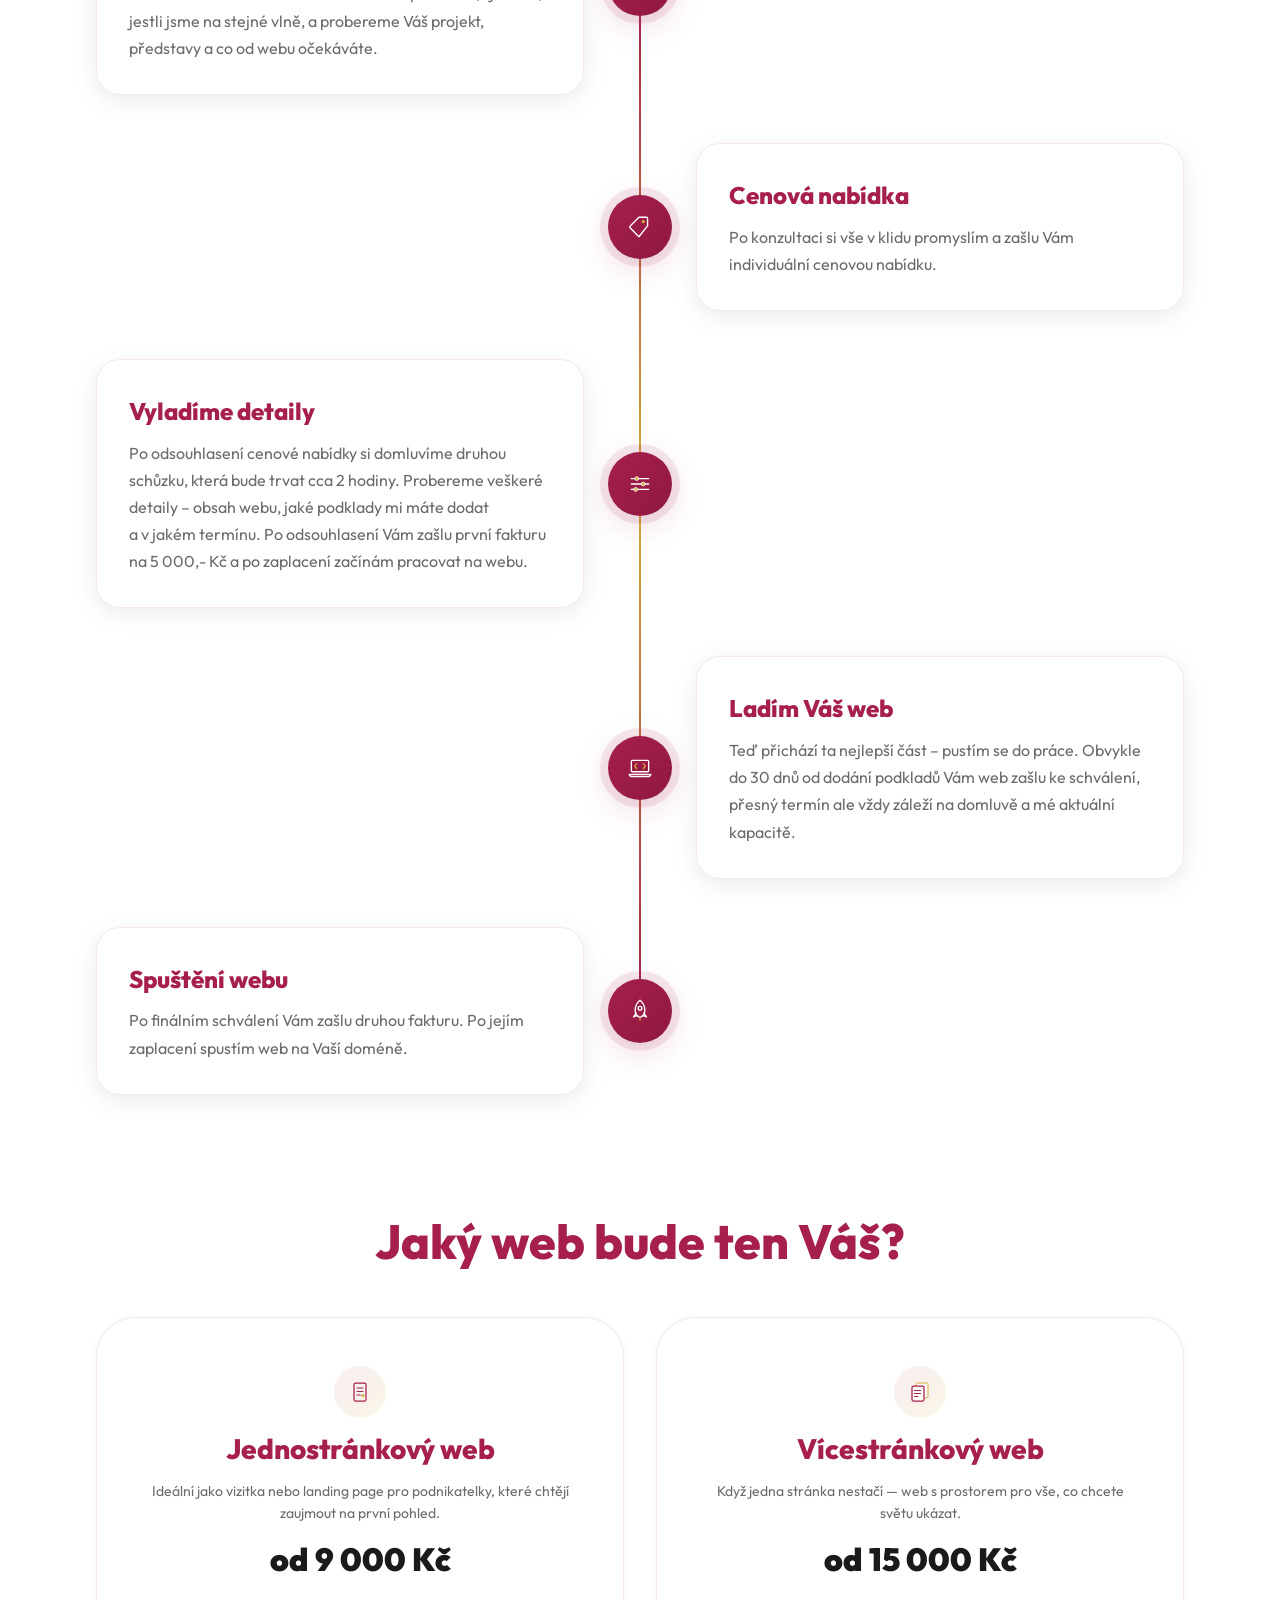
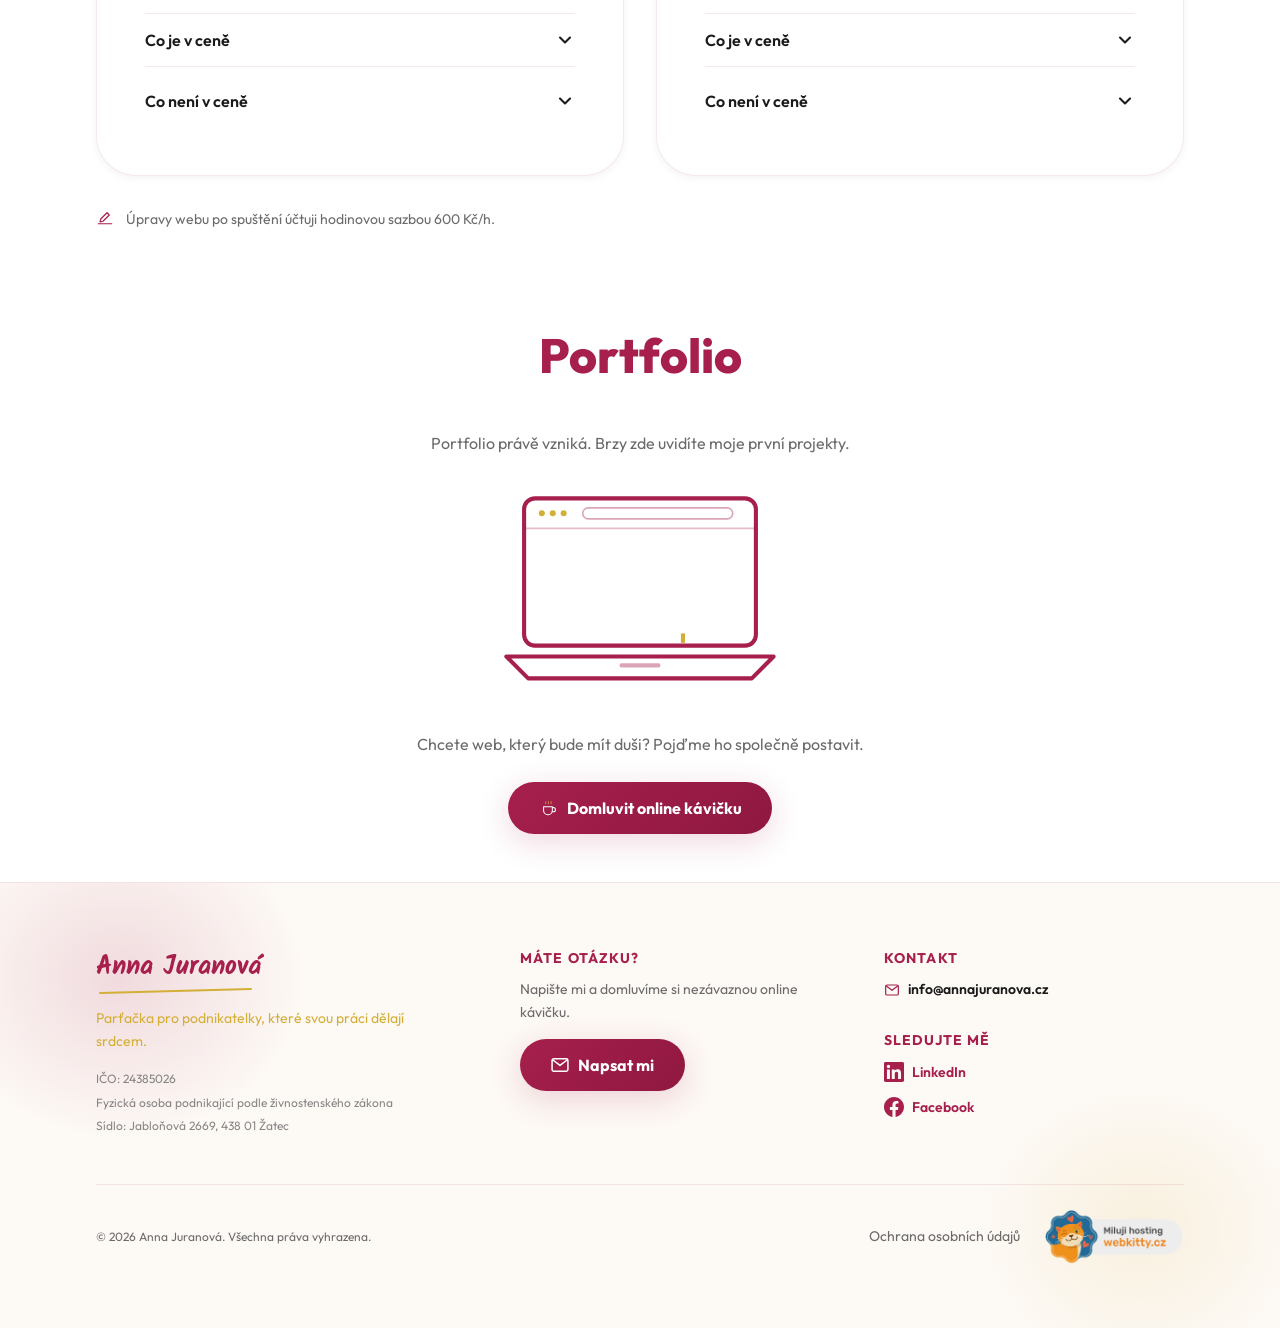
<file: tvorba-webu.html>
<!DOCTYPE html>
<html lang="cs">

<head>
  <meta charset="UTF-8" />
  <meta http-equiv="X-UA-Compatible" content="IE=edge" />
  <meta name="viewport" content="width=device-width, initial-scale=1.0" />

  <title>Tvorba webu – Anna Juranová</title>
  <meta name="description"
    content="Web bez duše je jako zahrada bez péče. Pomůžu Vám postavit web od základů, nebo vdechnout duši tomu, co už máte. Jednostránkové i vícestránkové weby na míru." />
  <link rel="canonical" href="https://annajuranova.cz/tvorba-webu" />

  <!-- Open Graph -->
  <meta property="og:type" content="website" />
  <meta property="og:url" content="https://annajuranova.cz/tvorba-webu" />
  <meta property="og:title" content="Tvorba webu – Anna Juranová" />
  <meta property="og:description"
    content="Web bez duše je jako zahrada bez péče. Pomůžu Vám postavit web od základů, nebo vdechnout duši tomu, co už máte." />
  <meta property="og:image" content="https://annajuranova.cz/Obrazky/tvorba_webu-og.jpeg" />
  <meta property="og:image:width" content="1200" />
  <meta property="og:image:height" content="630" />

  <!-- Twitter Card -->
  <meta name="twitter:card" content="summary_large_image" />
  <meta name="twitter:title" content="Tvorba webu – Anna Juranová" />
  <meta name="twitter:description"
    content="Web bez duše je jako zahrada bez péče. Pomůžu Vám postavit web od základů, nebo vdechnout duši tomu, co už máte." />
  <meta name="twitter:image" content="https://annajuranova.cz/Obrazky/tvorba_webu-og.jpeg" />

  <!-- Favicon -->
  <link rel="icon" href="favicon.svg" type="image/svg+xml" />

  <!-- Fonts -->
  <link rel="preconnect" href="https://fonts.googleapis.com" />
  <link rel="preconnect" href="https://fonts.gstatic.com" crossorigin />
  <link
    href="https://fonts.googleapis.com/css2?family=Outfit:wght@300;400;500;600;700;800;900&family=Kalam:wght@700&display=swap"
    rel="stylesheet" />

  <!-- Styles -->
  <link rel="stylesheet" href="style.css?v=8" />

  <!-- Calendly popup widget: CSS i JS se donačítají dynamicky až na klik (viz script.js) -->
</head>

<body>

  <!-- ========== DEKORATIVNÍ AKVARELOVÉ SKVRNY NA CELÉ STRÁNCE ========== -->
  <div class="watercolor-bg" aria-hidden="true">
    <div class="wc-blob wc-blob--1"></div>
    <div class="wc-blob wc-blob--2"></div>
    <div class="wc-blob wc-blob--3"></div>
    <div class="wc-blob wc-blob--4"></div>
    <div class="wc-blob wc-blob--5"></div>
    <div class="wc-blob wc-blob--6"></div>
  </div>

  <!-- ========== NAVIGATION ========== -->
  <nav class="navbar" id="navbar" aria-label="Hlavní navigace">
    <div class="navbar__inner">
      <a href="/" class="navbar__logo" aria-label="Anna Juranová – domů">
        <span class="navbar__logo-text">
          <span class="navbar__logo-name">Anna Juranová</span> </span>
      </a>
      <ul class="navbar__links" id="nav-links" role="list">
        <li><a href="/muj-pribeh" class="navbar__link">Můj příběh</a></li>
        <li><a href="/virtualni-asistentka" class="navbar__link">Virtuální asistentka</a></li>
        <li><a href="/tvorba-webu" class="navbar__link" aria-current="page">Tvorba webu</a></li>
        <li><a href="/faq" class="navbar__link">FAQ</a></li>
        <li><a href="/kontakt" class="navbar__link navbar__link--cta">Kontakt</a></li>
      </ul>
      <button class="navbar__hamburger" id="hamburger" aria-label="Otevřít menu" aria-expanded="false"
        aria-controls="nav-links">
        <span></span><span></span><span></span>
      </button>
    </div>
  </nav>

  <!-- ========== PAGE HEADER ========== -->
  <header class="page-header">
    <div class="page-header__inner">
      <div class="page-header__content">
        <p class="hero__eyebrow reveal">
          <span class="hero__eyebrow-dot"></span>
          Tvorba webu
        </p>
        <h1 class="page-header__title reveal">Web bez duše je jako zahrada bez péče</h1>
        <p class="page-header__subtitle reveal">Pomůžu Vám postavit web od&nbsp;základů, nebo vdechnout duši tomu,
          co&nbsp;už máte. Tvořím pomocí vibecodingu – moderního přístupu, kdy s&nbsp;AI stavím web rychleji,
          ale pořád s&nbsp;citem pro detail. Váš web by měl vyprávět Váš příběh a&nbsp;přitahovat ty správné lidi.
          Postarám se o&nbsp;to, aby byl osobitý, přehledný a&nbsp;skutečně Váš.</p>
      </div>
      <div class="page-header__visual page-header__visual--sm reveal" aria-hidden="true">
        <div class="page-header__image-wrap">
          <img src="Obrazky/tvorba_webu.avif" alt="Tvorba webu – Anna Juranová" width="1200" height="1800" fetchpriority="high" />
        </div>
      </div>
    </div>
  </header>

  <!-- ========== PRO KOHO TO JE / NENÍ ========== -->
  <section class="section" id="pro-koho" aria-labelledby="pro-koho-heading">
    <div class="container">
      <div class="section-header reveal">
        <h2 class="section-title" id="pro-koho-heading">Je pro Vás vibecoding ta pravá cesta?</h2>
      </div>

      <div class="fit-grid reveal">
        <div class="fit-col fit-col--yes">
          <h3 class="fit-col__title">Pro koho to je</h3>
          <ul class="fit-list">
            <li>Chcete vizitku nebo landing page, která bude vyprávět Váš příběh</li>
            <li>Podnikáte například jako koučka, psycholožka, fotografka, floristka, virtuální asistentka nebo
              provozujete ubytování, kavárnu či&nbsp;bistro</li>
            <li>Nepotřebujete web často měnit</li>
            <li>Chcete web, který bude vypadat osobně a&nbsp;profesionálně zároveň</li>
          </ul>
        </div>
        <div class="fit-col fit-col--no">
          <h3 class="fit-col__title">Pro koho to není</h3>
          <ul class="fit-list">
            <li>Provozujete e-shop</li>
            <li>Potřebujete členskou sekci nebo online kurzy</li>
            <li>Potřebujete web sami pravidelně editovat (produkty, akce, články)</li>
            <li>Jste větší firma s&nbsp;komplexními požadavky</li>
          </ul>
        </div>
      </div>

      <ul class="pricing-notes pricing-notes--mt-7 reveal">
        <li>
          <span class="pricing-notes__icon" aria-hidden="true">
            <svg viewBox="0 0 24 24" width="18" height="18" fill="none" xmlns="http://www.w3.org/2000/svg">
              <circle cx="12" cy="12" r="9" stroke="#a61f4d" stroke-width="1.6" />
              <path d="M9.5 9.3a2.5 2.5 0 014.9.7c0 1.7-2.4 2-2.4 3.5" stroke="#a61f4d" stroke-width="1.6"
                stroke-linecap="round" stroke-linejoin="round" />
              <circle cx="12" cy="16.3" r="1" fill="#d4af37" />
            </svg>
          </span>
          Nevíte si rady? Napište mi nebo si zamluvte online kávičku — společně se na&nbsp;to podíváme.
        </li>
      </ul>
    </div>
  </section>

  <!-- ========== JAK TO FUNGUJE ========== -->
  <section class="timeline-section section" id="jak-to-funguje" aria-labelledby="timeline-heading">
    <div class="container">
      <div class="section-header reveal">
        <h2 class="section-title" id="timeline-heading">Jak to probíhá?</h2>
      </div>

      <div class="timeline" role="list">

        <div class="timeline__item timeline__item--left reveal" role="listitem">
          <div class="timeline__card">
            <h3 class="timeline__card-title">Online kávička</h3>
            <p class="timeline__card-text">Domluvíme si spolu termín nezávazné konzultace zdarma. Ta bude trvat
              15–30&nbsp;minut. Během ní se poznáme, zjistíme, jestli jsme na&nbsp;stejné vlně, a probereme Váš
              projekt, představy a co od&nbsp;webu očekáváte.</p>
          </div>
          <div class="timeline__dot-col">
            <div class="timeline__dot" aria-hidden="true">
              <svg viewBox="0 0 48 48" width="28" height="28" fill="none" xmlns="http://www.w3.org/2000/svg">
                <path d="M11 21h21v9a10 10 0 01-10 10h-1a10 10 0 01-10-10v-9z" stroke="#fff" stroke-width="2.5" />
                <path d="M32 23h2.5a5 5 0 010 10H32" stroke="#fff" stroke-width="2.5" stroke-linecap="round" />
                <path d="M16 9c-1.2 2 1.2 3 0 5" stroke="#d4af37" stroke-width="2.2" stroke-linecap="round" />
                <path d="M22.5 9c-1.2 2 1.2 3 0 5" stroke="#d4af37" stroke-width="2.2" stroke-linecap="round" />
                <path d="M29 9c-1.2 2 1.2 3 0 5" stroke="#d4af37" stroke-width="2.2" stroke-linecap="round" />
              </svg>
            </div>
          </div>
          <div class="timeline__spacer"></div>
        </div>

        <div class="timeline__item timeline__item--right reveal" role="listitem">
          <div class="timeline__spacer"></div>
          <div class="timeline__dot-col">
            <div class="timeline__dot" aria-hidden="true">
              <svg viewBox="0 0 48 48" width="26" height="26" fill="none" xmlns="http://www.w3.org/2000/svg">
                <path d="M6 22L22 6h14a2 2 0 012 2v14L22 42 6 26a2.8 2.8 0 010-4z" stroke="#fff" stroke-width="2.5"
                  stroke-linejoin="round" />
                <circle cx="30" cy="14" r="3" fill="#d4af37" />
              </svg>
            </div>
          </div>
          <div class="timeline__card">
            <h3 class="timeline__card-title">Cenová nabídka</h3>
            <p class="timeline__card-text">Po&nbsp;konzultaci si vše v&nbsp;klidu promyslím a&nbsp;zašlu Vám
              individuální cenovou nabídku.</p>
          </div>
        </div>

        <div class="timeline__item timeline__item--left reveal" role="listitem">
          <div class="timeline__card">
            <h3 class="timeline__card-title">Vyladíme detaily</h3>
            <p class="timeline__card-text">Po&nbsp;odsouhlasení cenové nabídky si domluvíme druhou schůzku, která
              bude trvat cca 2&nbsp;hodiny. Probereme veškeré detaily – obsah webu, jaké podklady mi máte dodat
              a&nbsp;v&nbsp;jakém termínu. Po&nbsp;odsouhlasení Vám zašlu první fakturu na&nbsp;5&nbsp;000,-&nbsp;Kč
              a&nbsp;po&nbsp;zaplacení začínám pracovat na&nbsp;webu.</p>
          </div>
          <div class="timeline__dot-col">
            <div class="timeline__dot" aria-hidden="true">
              <svg viewBox="0 0 48 48" width="26" height="26" fill="none" xmlns="http://www.w3.org/2000/svg">
                <path d="M8 14h32M8 24h32M8 34h32" stroke="#fff" stroke-width="2.5" stroke-linecap="round" />
                <circle cx="18" cy="14" r="3.5" fill="#d4af37" stroke="#fff" stroke-width="1.5" />
                <circle cx="30" cy="24" r="3.5" fill="#d4af37" stroke="#fff" stroke-width="1.5" />
                <circle cx="16" cy="34" r="3.5" fill="#d4af37" stroke="#fff" stroke-width="1.5" />
              </svg>
            </div>
          </div>
          <div class="timeline__spacer"></div>
        </div>

        <div class="timeline__item timeline__item--right reveal" role="listitem">
          <div class="timeline__spacer"></div>
          <div class="timeline__dot-col">
            <div class="timeline__dot" aria-hidden="true">
              <svg viewBox="0 0 48 48" width="26" height="26" fill="none" xmlns="http://www.w3.org/2000/svg">
                <rect x="8" y="10" width="32" height="21" rx="2" stroke="#fff" stroke-width="2.5" />
                <path d="M4 36h40l-3 4H7l-3-4z" stroke="#fff" stroke-width="2.5" stroke-linejoin="round" />
                <path d="M18 16l-4 4.5 4 4.5M30 16l4 4.5-4 4.5" stroke="#d4af37" stroke-width="2.2"
                  stroke-linecap="round" stroke-linejoin="round" />
              </svg>
            </div>
          </div>
          <div class="timeline__card">
            <h3 class="timeline__card-title">Ladím Váš web</h3>
            <p class="timeline__card-text">Teď přichází ta nejlepší část – pustím se do&nbsp;práce. Obvykle do&nbsp;30&nbsp;dnů
              od&nbsp;dodání podkladů Vám web zašlu ke&nbsp;schválení, přesný termín ale vždy záleží na&nbsp;domluvě
              a&nbsp;mé aktuální kapacitě.</p>
          </div>
        </div>

        <div class="timeline__item timeline__item--left reveal" role="listitem">
          <div class="timeline__card">
            <h3 class="timeline__card-title">Spuštění webu</h3>
            <p class="timeline__card-text">Po&nbsp;finálním schválení Vám zašlu druhou fakturu. Po&nbsp;jejím
              zaplacení spustím web na&nbsp;Vaší doméně.</p>
          </div>
          <div class="timeline__dot-col">
            <div class="timeline__dot" aria-hidden="true">
              <svg viewBox="0 0 48 48" width="26" height="26" fill="none" xmlns="http://www.w3.org/2000/svg">
                <path d="M24 4c6 5 9 12 9 18 0 4-1 7.5-2.5 10L24 36l-6.5-4c-1.5-2.5-2.5-6-2.5-10 0-6 3-13 9-18z"
                  stroke="#fff" stroke-width="2.5" stroke-linejoin="round" />
                <circle cx="24" cy="19" r="3.5" stroke="#fff" stroke-width="2.5" />
                <path d="M17 28l-5 7 7.5-3M31 28l5 7-7.5-3" stroke="#fff" stroke-width="2.5" stroke-linecap="round"
                  stroke-linejoin="round" />
                <path d="M24 36c-1.5 2-1.5 5 0 7 1.5-2 1.5-5 0-7z" fill="#d4af37" />
              </svg>
            </div>
          </div>
          <div class="timeline__spacer"></div>
        </div>

      </div><!-- /.timeline -->
    </div>
  </section>

  <!-- ========== CENÍK ========== -->
  <section class="section" id="cenik" aria-labelledby="cenik-heading">
    <div class="container">
      <div class="section-header reveal">
        <h2 class="section-title" id="cenik-heading">Jaký web bude ten Váš?</h2>
      </div>

      <div class="plans-grid">

        <div class="plan-card reveal">
          <div class="pricing-card__icon" aria-hidden="true">
            <svg viewBox="0 0 48 48" width="24" height="24" fill="none" xmlns="http://www.w3.org/2000/svg">
              <rect x="12" y="6" width="24" height="36" rx="3" stroke="#a61f4d" stroke-width="2.5" />
              <path d="M18 16h12M18 23h12M18 30h7" stroke="#a61f4d" stroke-width="2.2" stroke-linecap="round" />
              <circle cx="30" cy="31" r="3" fill="#d4af37" />
            </svg>
          </div>
          <div class="plan-card__name">Jednostránkový web</div>
          <p class="plan-card__tagline">Ideální jako vizitka nebo landing page pro&nbsp;podnikatelky, které chtějí
            zaujmout na&nbsp;první pohled.</p>
          <div class="plan-card__price">od&nbsp;9&nbsp;000&nbsp;Kč</div>

          <div class="accordion-item">
            <button class="accordion-header" aria-expanded="false">
              Co je v ceně
              <svg class="accordion-icon" viewBox="0 0 24 24">
                <polyline points="6 9 12 15 18 9"></polyline>
              </svg>
            </button>
            <div class="accordion-body">
              <ul>
                <li>Úvodní konzultace (2&nbsp;hodiny) v&nbsp;ceně</li>
                <li>Design a&nbsp;struktura webu</li>
                <li>Pomoc se zakoupením domény a&nbsp;hostingu</li>
                <li>Responzivita (mobil, tablet, počítač)</li>
                <li>Základní kontaktní formulář</li>
                <li>Propojení se sociálními sítěmi</li>
                <li>Pomoc s&nbsp;texty</li>
                <li>Základní SEO</li>
                <li>Nasazení na&nbsp;hosting</li>
              </ul>
            </div>
          </div>

          <div class="accordion-item">
            <button class="accordion-header" aria-expanded="false">
              Co není v ceně
              <svg class="accordion-icon" viewBox="0 0 24 24">
                <polyline points="6 9 12 15 18 9"></polyline>
              </svg>
            </button>
            <div class="accordion-body">
              <ul class="cross-list">
                <li>Platba za&nbsp;doménu a&nbsp;hosting</li>
                <li>Úpravy webu po&nbsp;spuštění</li>
              </ul>
            </div>
          </div>
        </div>

        <div class="plan-card reveal">
          <div class="pricing-card__icon" aria-hidden="true">
            <svg viewBox="0 0 48 48" width="24" height="24" fill="none" xmlns="http://www.w3.org/2000/svg">
              <rect x="16" y="6" width="24" height="30" rx="3" fill="#fdf6f8" stroke="#d4af37" stroke-width="2" />
              <rect x="8" y="12" width="24" height="30" rx="3" fill="#fdf9f5" stroke="#a61f4d" stroke-width="2.5" />
              <path d="M13 21h12M13 27h12M13 33h7" stroke="#a61f4d" stroke-width="2" stroke-linecap="round" />
            </svg>
          </div>
          <div class="plan-card__name">Vícestránkový web</div>
          <p class="plan-card__tagline">Když jedna stránka nestačí — web s&nbsp;prostorem pro&nbsp;vše, co&nbsp;chcete
            světu ukázat.</p>
          <div class="plan-card__price">od&nbsp;15&nbsp;000&nbsp;Kč</div>

          <div class="accordion-item">
            <button class="accordion-header" aria-expanded="false">
              Co je v ceně
              <svg class="accordion-icon" viewBox="0 0 24 24">
                <polyline points="6 9 12 15 18 9"></polyline>
              </svg>
            </button>
            <div class="accordion-body">
              <ul>
                <li>Úvodní konzultace (2&nbsp;hodiny) v&nbsp;ceně</li>
                <li>Design a&nbsp;struktura webu</li>
                <li>Pomoc se zakoupením domény a&nbsp;hostingu</li>
                <li>Responzivita (mobil, tablet, počítač)</li>
                <li>Základní kontaktní formulář</li>
                <li>Propojení se sociálními sítěmi</li>
                <li>Pomoc s&nbsp;texty</li>
                <li>Základní SEO</li>
                <li>Nasazení na&nbsp;hosting</li>
              </ul>
            </div>
          </div>

          <div class="accordion-item">
            <button class="accordion-header" aria-expanded="false">
              Co není v ceně
              <svg class="accordion-icon" viewBox="0 0 24 24">
                <polyline points="6 9 12 15 18 9"></polyline>
              </svg>
            </button>
            <div class="accordion-body">
              <ul class="cross-list">
                <li>Platba za&nbsp;doménu a&nbsp;hosting</li>
                <li>Úpravy webu po&nbsp;spuštění</li>
              </ul>
            </div>
          </div>
        </div>

      </div><!-- /.plans-grid -->

      <ul class="pricing-notes reveal">
        <li>
          <span class="pricing-notes__icon" aria-hidden="true">
            <svg viewBox="0 0 24 24" width="18" height="18" fill="none" xmlns="http://www.w3.org/2000/svg">
              <path d="M14.7 6.3l3 3-8.4 8.4-3.9.9.9-3.9 8.4-8.4z" stroke="#a61f4d" stroke-width="1.6"
                stroke-linejoin="round" />
              <path d="M3 21h18" stroke="#a61f4d" stroke-width="1.6" stroke-linecap="round" />
            </svg>
          </span>
          Úpravy webu po&nbsp;spuštění účtuji hodinovou sazbou 600&nbsp;Kč/h.
        </li>
      </ul>
    </div>
  </section>

  <!-- ========== PORTFOLIO ========== -->
  <section class="section" id="portfolio" aria-labelledby="portfolio-heading">
    <div class="container">
      <div class="section-header reveal">
        <h2 class="section-title" id="portfolio-heading">Portfolio</h2>
      </div>

      <div class="portfolio-placeholder reveal">
        <p>Portfolio právě vzniká. Brzy zde uvidíte moje první projekty.</p>
        <div class="portfolio-anim" aria-hidden="true">
          <svg viewBox="0 0 220 160" fill="none" xmlns="http://www.w3.org/2000/svg">
            <!-- Notebook -->
            <path d="M12 128L208 128L192 144L28 144Z" stroke="#a61f4d" stroke-width="3" stroke-linejoin="round" />
            <rect x="95" y="133" width="30" height="3" rx="1.5" fill="#a61f4d" opacity="0.4" />
            <rect x="25" y="12" width="170" height="108" rx="8" stroke="#a61f4d" stroke-width="3" />

            <!-- Prohlížečová lišta -->
            <line x1="25" y1="34" x2="195" y2="34" stroke="#a61f4d" stroke-width="1.2" opacity="0.3" />
            <circle cx="38" cy="23" r="2.2" fill="#d4af37" />
            <circle cx="46" cy="23" r="2.2" fill="#d4af37" />
            <circle cx="54" cy="23" r="2.2" fill="#d4af37" />
            <rect x="68" y="19" width="110" height="8" rx="4" stroke="#a61f4d" stroke-width="1.2" opacity="0.4" />
            <defs>
              <clipPath id="pf-type-clip">
                <rect class="pf-type-mask" x="68" y="17" width="0" height="14" />
              </clipPath>
            </defs>
            <text x="72" y="25.5" clip-path="url(#pf-type-clip)" font-family="Outfit, sans-serif" font-size="6"
              font-weight="600" fill="#a61f4d" opacity="0.75">Váš web s&#160;duší</text>

            <!-- Obsah stránky, který postupně "vzniká" -->
            <rect class="pf-block pf-block--1" x="38" y="42" width="144" height="10" rx="2" fill="#a61f4d" />
            <g class="pf-block pf-block--2">
              <rect x="38" y="60" width="70" height="42" rx="3" stroke="#a61f4d" stroke-width="1.6" />
              <circle cx="95" cy="68" r="3" stroke="#a61f4d" stroke-width="1.4" />
              <path d="M45 92l14-15 10 9 8-11 11 17z" stroke="#a61f4d" stroke-width="1.4" stroke-linejoin="round" />
            </g>
            <g class="pf-block pf-block--3">
              <rect x="116" y="61" width="66" height="6" rx="3" fill="#a61f4d" opacity="0.55" />
              <rect x="116" y="73" width="66" height="6" rx="3" fill="#a61f4d" opacity="0.55" />
              <rect x="116" y="85" width="50" height="6" rx="3" fill="#a61f4d" opacity="0.55" />
            </g>
            <g class="pf-block pf-block--4">
              <rect x="38" y="105" width="144" height="5" rx="2.5" fill="#a61f4d" opacity="0.35" />
              <rect x="38" y="112" width="100" height="5" rx="2.5" fill="#a61f4d" opacity="0.35" />
            </g>
            <rect class="pf-cursor" x="140" y="111" width="3" height="7" fill="#d4af37" />
          </svg>
        </div>
        <p>Chcete web, který bude mít duši? Pojďme ho společně postavit.</p>
        <a href="https://calendly.com/anna-juranova-va/30min?primary_color=a61f4d&text_color=1a1a1a&background_color=fdf9f5"
          class="btn btn--cta btn--expand reveal js-calendly-popup">
          <span class="btn__arrow btn__coffee" aria-hidden="true">
            <svg viewBox="0 0 48 48" fill="none" xmlns="http://www.w3.org/2000/svg">
              <path d="M11 21h21v9a10 10 0 01-10 10h-1a10 10 0 01-10-10v-9z" stroke="#fff" stroke-width="2.5" />
              <path d="M32 23h2.5a5 5 0 010 10H32" stroke="#fff" stroke-width="2.5" stroke-linecap="round" />
              <path class="floating-cta__steam btn__steam--1" d="M16 9c-1.2 2 1.2 3 0 5" stroke="#d4af37"
                stroke-width="2.2" stroke-linecap="round" />
              <path class="floating-cta__steam btn__steam--2" d="M22.5 9c-1.2 2 1.2 3 0 5" stroke="#d4af37"
                stroke-width="2.2" stroke-linecap="round" />
              <path class="floating-cta__steam btn__steam--3" d="M29 9c-1.2 2 1.2 3 0 5" stroke="#d4af37"
                stroke-width="2.2" stroke-linecap="round" />
            </svg>
          </span>
          <span class="btn__text">Domluvit online kávičku</span>
        </a>
      </div>
    </div>
  </section>

  <!-- ========== FOOTER ========== -->
  <footer class="footer">
    <div class="footer__watercolor" aria-hidden="true">
      <div class="footer__wc-blob footer__wc-blob--1"></div>
      <div class="footer__wc-blob footer__wc-blob--2"></div>
    </div>
    <div class="container">
      <div class="footer__grid">

        <div class="footer__col">
          <div class="footer__logo">Anna Juranová</div>
          <p class="footer__tagline">Parťačka pro podnikatelky, které svou práci dělají srdcem.</p>
          <div class="footer__legal">
            <p>IČO: 24385026</p>
            <p>Fyzická osoba podnikající podle živnostenského zákona</p>
            <p>Sídlo: Jabloňová 2669, 438&nbsp;01 Žatec</p>
          </div>
        </div>

        <div class="footer__col footer__col--cta">
          <h3 class="footer__heading">Máte otázku?</h3>
          <p class="footer__cta-text">Napište mi a&nbsp;domluvíme si nezávaznou online kávičku.</p>
          <a href="/kontakt" class="btn btn--cta btn--expand">
            <span class="btn__arrow btn__mail" aria-hidden="true">
              <svg viewBox="0 0 24 24" fill="none" xmlns="http://www.w3.org/2000/svg">
                <rect x="2.5" y="4.5" width="19" height="15" rx="2" stroke="#fff" stroke-width="1.8" />
                <path d="M3.5 6l8.5 6.5L20.5 6" stroke="#fff" stroke-width="1.8" stroke-linecap="round"
                  stroke-linejoin="round" />
              </svg>
            </span>
            <span class="btn__text">Napsat mi</span>
          </a>
        </div>

        <div class="footer__col">
          <h3 class="footer__heading">Kontakt</h3>
          <a href="mailto:info@annajuranova.cz" class="footer__link footer__link--contact">
            <span class="footer__link-icon" aria-hidden="true">
              <svg viewBox="0 0 24 24" width="16" height="16" fill="none" xmlns="http://www.w3.org/2000/svg">
                <rect x="2.5" y="4.5" width="19" height="15" rx="2" stroke="currentColor" stroke-width="1.8" />
                <path d="M3.5 6l8.5 6.5L20.5 6" stroke="currentColor" stroke-width="1.8" stroke-linecap="round"
                  stroke-linejoin="round" />
              </svg>
            </span>
            info@annajuranova.cz
          </a>
          <h3 class="footer__heading footer__heading--social">Sledujte mě</h3>
          <div class="footer__social">
            <a href="https://www.linkedin.com/in/annajuranova/" target="_blank" rel="noopener"
              class="footer__social-link" aria-label="LinkedIn">
              <svg viewBox="0 0 24 24" width="20" height="20" fill="currentColor">
                <path
                  d="M20.447 20.452h-3.554v-5.569c0-1.328-.027-3.037-1.852-3.037-1.853 0-2.136 1.445-2.136 2.939v5.667H9.351V9h3.414v1.561h.046c.477-.9 1.637-1.85 3.37-1.85 3.601 0 4.267 2.37 4.267 5.455v6.286zM5.337 7.433a2.062 2.062 0 01-2.063-2.065 2.064 2.064 0 112.063 2.065zm1.782 13.019H3.555V9h3.564v11.452zM22.225 0H1.771C.792 0 0 .774 0 1.729v20.542C0 23.227.792 24 1.771 24h20.451C23.2 24 24 23.227 24 22.271V1.729C24 .774 23.2 0 22.222 0h.003z" />
              </svg>
              LinkedIn
            </a>
            <a href="https://www.facebook.com/virtualniasistentkaanna" target="_blank" rel="noopener"
              class="footer__social-link" aria-label="Facebook">
              <svg viewBox="0 0 24 24" width="20" height="20" fill="currentColor">
                <path
                  d="M24 12.073c0-6.627-5.373-12-12-12s-12 5.373-12 12c0 5.99 4.388 10.954 10.125 11.854v-8.385H7.078v-3.47h3.047V9.43c0-3.007 1.792-4.669 4.533-4.669 1.312 0 2.686.235 2.686.235v2.953H15.83c-1.491 0-1.956.925-1.956 1.874v2.25h3.328l-.532 3.47h-2.796v8.385C19.612 23.027 24 18.062 24 12.073z" />
              </svg>
              Facebook
            </a>
          </div>
        </div>

      </div><!-- /.footer__grid -->

      <div class="footer__bottom">
        <p>© 2026 Anna Juranová. Všechna práva vyhrazena.</p>
        <div class="footer__bottom-links">
          <a href="/gdpr" class="footer__link">Ochrana osobních údajů</a>
          <a href="https://obchod.webkitty.cz/?id=180821" class="footer__partner-badge" target="_blank" rel="noopener"
            aria-label="Miluji hosting Webkitty.cz">
            <img src="Obrazky/odznak_miluji_webkitty.png" alt="Miluji hosting Webkitty.cz" width="600" height="234"
              loading="lazy" />
          </a>
        </div>
      </div>
    </div>
  </footer>

  <!-- ========== COOKIE LIŠTA ========== -->
  <div class="cookie-bar hidden" id="cookie-bar" role="dialog" aria-label="Souhlas s cookies" aria-modal="true"
    aria-live="polite">
    <div class="cookie-bar__inner">
      <div class="cookie-bar__icon" aria-hidden="true">
        <svg viewBox="0 0 48 48" fill="none" xmlns="http://www.w3.org/2000/svg">
          <circle cx="14" cy="32" r="11" stroke="#a61f4d" stroke-width="2.2" fill="#fdf9f5" />
          <circle cx="10" cy="28" r="1.6" fill="#a61f4d" />
          <circle cx="18" cy="27" r="1.6" fill="#d4af37" />
          <circle cx="19" cy="35" r="1.6" fill="#a61f4d" />
          <circle cx="9" cy="36" r="1.6" fill="#d4af37" />
          <circle cx="14" cy="32" r="1.4" fill="#d4af37" />
          <path d="M27 5L45 5L43 43L29 43Z" stroke="#a61f4d" stroke-width="2.2" stroke-linejoin="round" />
          <path d="M27.9 14L44.1 14L42.4 42.3L29.6 42.3Z" fill="#fdf9f5" />
          <path d="M27.9 14L44.1 14" stroke="#a61f4d" stroke-width="1.6" stroke-linecap="round" />
        </svg>
      </div>
      <p class="cookie-bar__text">Cookies k&nbsp;webu podávám ráda, ideálně se sklenicí mléka. Pomáhají mi zjistit,
        co&nbsp;Vás na&nbsp;webu baví, a&nbsp;web pro&nbsp;Vás dělat lepší. Vy máte poslední slovo. Více v&nbsp;<a
          href="/gdpr">zásadách ochrany osobních údajů</a>.</p>
      <div class="cookie-bar__btns">
        <button class="btn btn--sm btn--ghost" id="cookie-accept">Přijmout</button>
        <button class="btn btn--sm btn--ghost" id="cookie-reject">Odmítnout</button>
        <button class="btn btn--sm btn--outline" id="cookie-settings">Nastavit</button>
      </div>
    </div>
  </div>

  <!-- ========== COOKIE NASTAVENÍ (MODAL) ========== -->
  <div class="cookie-modal hidden" id="cookie-modal" role="dialog" aria-label="Nastavení cookies" aria-modal="true">
    <div class="cookie-modal__overlay" id="cookie-modal-overlay"></div>
    <div class="cookie-modal__box">
      <button class="cookie-modal__close" id="cookie-modal-close" aria-label="Zavřít nastavení cookies">&times;</button>
      <p class="cookie-modal__intro">Tady si můžete namíchat vlastní talíř cookies – co si dáte, je jen na Vás. 🍪</p>

      <div class="cookie-modal__item">
        <div class="cookie-modal__item-head">
          <h3 class="cookie-modal__item-title">Nezbytné cookies (vždy zapnuto, nelze vypnout)</h3>
          <span class="cookie-modal__always">Vždy aktivní</span>
        </div>
        <p class="cookie-modal__item-text">Bez těch by web pořádně nefungoval – starají se třeba o to, aby se Vám
          nerozsypalo, co jste už vyplnili.</p>
      </div>

      <div class="cookie-modal__item">
        <div class="cookie-modal__item-head">
          <h3 class="cookie-modal__item-title">Analytické cookies</h3>
          <label class="cookie-modal__switch">
            <input type="checkbox" id="cookie-analytics-toggle" class="cookie-modal__switch-input">
            <span class="cookie-modal__switch-track"></span>
          </label>
        </div>
        <p class="cookie-modal__item-text">Pomáhají mi pochopit, jak web používáte a co má smysl vylepšit – žádná jména,
          jen čísla a grafy.</p>
      </div>

      <div class="cookie-modal__actions">
        <button class="btn btn--sm btn--outline" id="cookie-modal-save">Uložit nastavení</button>
        <button class="btn btn--sm btn--ghost" id="cookie-modal-accept-all">Přijmout vše</button>
      </div>
    </div>
  </div>

  <!-- JS -->
  <script src="script.js?v=8" defer></script>

</body>

</html>
</file>
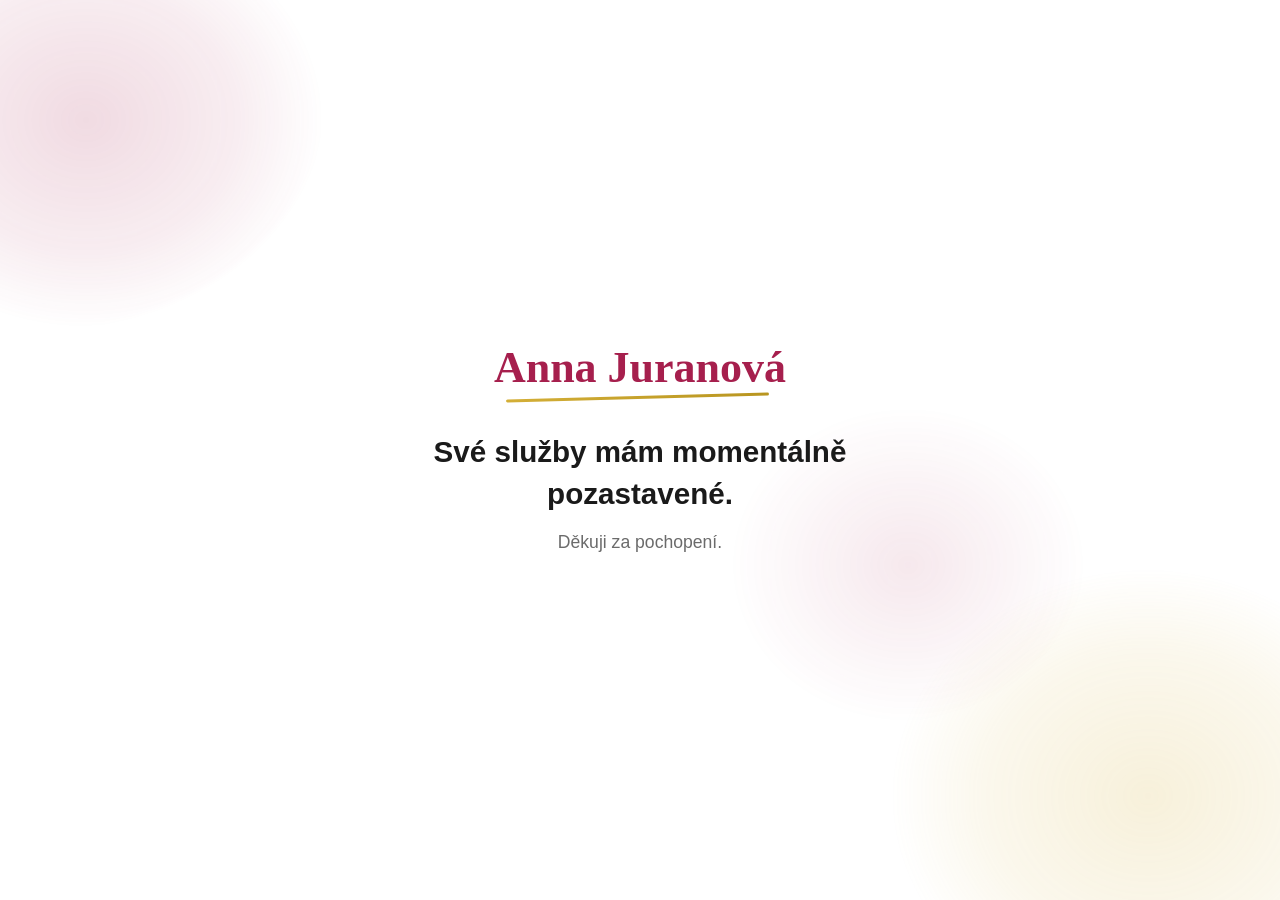
<file: udrzba.html>
<!DOCTYPE html>
<html lang="cs">

<head>
  <meta charset="UTF-8" />
  <meta name="viewport" content="width=device-width, initial-scale=1.0" />
  <meta name="robots" content="noindex" />
  <title>Údržba – Anna Juranová</title>
  <link rel="icon" href="favicon.svg" type="image/svg+xml" />

  <style>
    :root {
      --c-primary: #a61f4d;
      --c-primary-2: #a5224d;
      --c-gold: #d4af37;
      --c-bg: #ffffff;
      --c-text: #1a1a1a;
      --c-muted: #6b6b6b;
    }

    * {
      box-sizing: border-box;
      margin: 0;
      padding: 0;
    }

    html,
    body {
      height: 100%;
    }

    body {
      font-family: -apple-system, BlinkMacSystemFont, 'Segoe UI', Roboto, Helvetica, Arial, sans-serif;
      background: var(--c-bg);
      color: var(--c-text);
      min-height: 100vh;
      display: flex;
      align-items: center;
      justify-content: center;
      overflow: hidden;
      position: relative;
      padding: 24px;
      text-align: center;
    }

    /* Jemné akvarelové skvrny na pozadí – čisté CSS, žádné obrázky */
    .blob {
      position: fixed;
      border-radius: 42% 58% 60% 40% / 50% 44% 56% 50%;
      filter: blur(2px);
      pointer-events: none;
      z-index: 0;
    }

    .blob--1 {
      width: 480px;
      height: 420px;
      top: -10%;
      left: -12%;
      background: radial-gradient(ellipse at center, rgba(166, 31, 77, 0.16) 0%, rgba(166, 31, 77, 0.08) 45%, transparent 70%);
    }

    .blob--2 {
      width: 520px;
      height: 460px;
      bottom: -14%;
      right: -10%;
      background: radial-gradient(ellipse at center, rgba(212, 175, 55, 0.18) 0%, rgba(212, 175, 55, 0.09) 45%, transparent 70%);
    }

    .blob--3 {
      width: 360px;
      height: 320px;
      top: 45%;
      right: 15%;
      background: radial-gradient(ellipse at center, rgba(166, 31, 77, 0.1) 0%, transparent 70%);
    }

    .card {
      position: relative;
      z-index: 1;
      max-width: 520px;
    }

    .logo {
      font-family: 'Brush Script MT', 'Segoe Script', cursive;
      font-size: clamp(2rem, 6vw, 2.75rem);
      font-weight: 700;
      color: var(--c-primary);
      display: inline-block;
      padding-bottom: 6px;
      position: relative;
      margin-bottom: 32px;
    }

    .logo::after {
      content: '';
      position: absolute;
      left: 4%;
      right: 6%;
      bottom: 0;
      height: 3px;
      background: linear-gradient(135deg, var(--c-gold) 0%, #b89520 100%);
      border-radius: 999px;
      transform: rotate(-1.5deg);
    }

    .eyebrow {
      display: inline-flex;
      align-items: center;
      gap: 8px;
      font-size: 0.75rem;
      font-weight: 700;
      letter-spacing: 0.14em;
      text-transform: uppercase;
      color: var(--c-primary);
      padding: 0.55rem 1.3rem;
      border: 2px solid var(--c-primary);
      border-radius: 999px;
      margin-bottom: 28px;
    }

    h1 {
      font-size: clamp(1.4rem, 4vw, 1.85rem);
      font-weight: 800;
      line-height: 1.4;
      color: var(--c-text);
      margin-bottom: 14px;
    }

    p {
      font-size: clamp(1rem, 2.4vw, 1.1rem);
      line-height: 1.7;
      color: var(--c-muted);
    }

    @media (prefers-reduced-motion: no-preference) {
      .blob {
        animation: drift 24s ease-in-out infinite alternate;
      }

      .blob--2 {
        animation-duration: 28s;
      }

      .blob--3 {
        animation-duration: 20s;
      }
    }

    @keyframes drift {
      0% {
        transform: translate(0, 0) scale(1);
      }

      100% {
        transform: translate(16px, -14px) scale(1.04);
      }
    }
  </style>
</head>

<body>

  <div class="blob blob--1" aria-hidden="true"></div>
  <div class="blob blob--2" aria-hidden="true"></div>
  <div class="blob blob--3" aria-hidden="true"></div>

  <main class="card">
    <span class="logo">Anna Juranová</span>

    <h1>Své služby mám momentálně pozastavené.</h1>
    <p>Děkuji za pochopení.</p>
  </main>

</body>

</html>
</file>
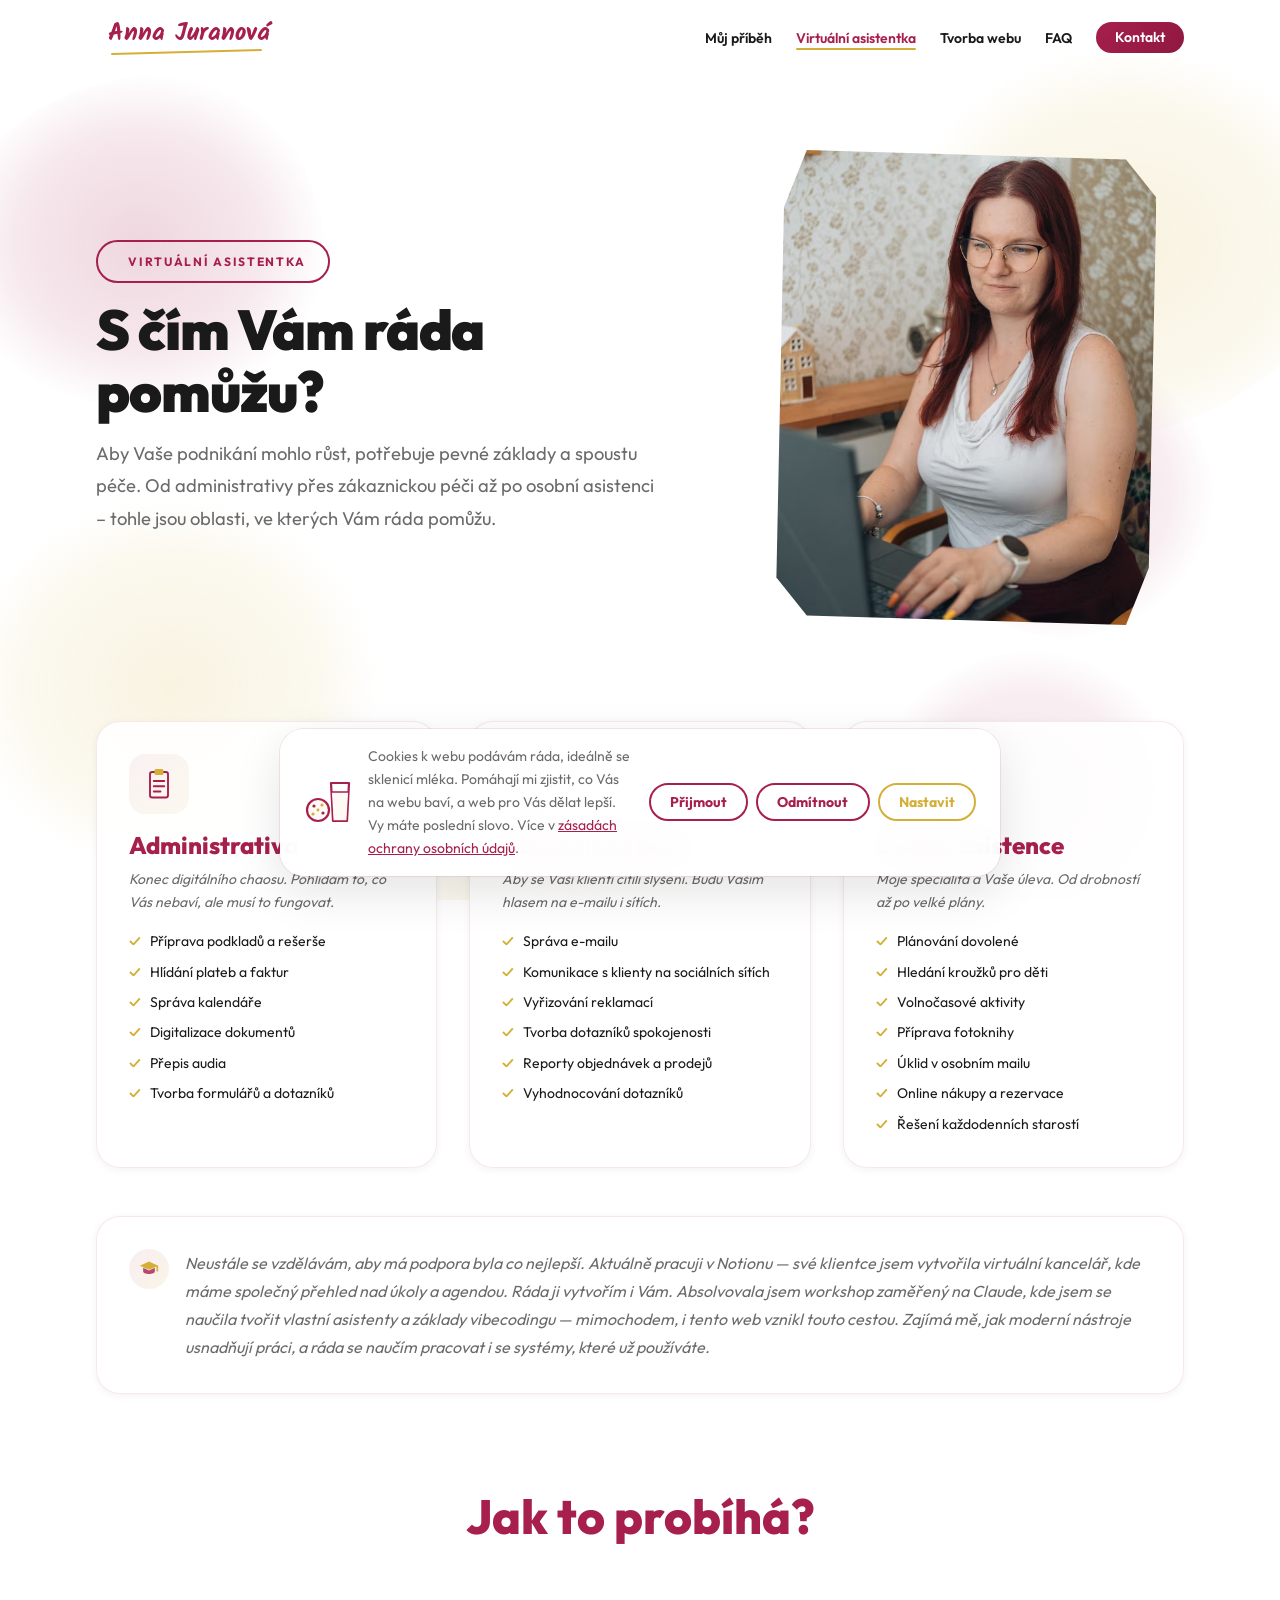
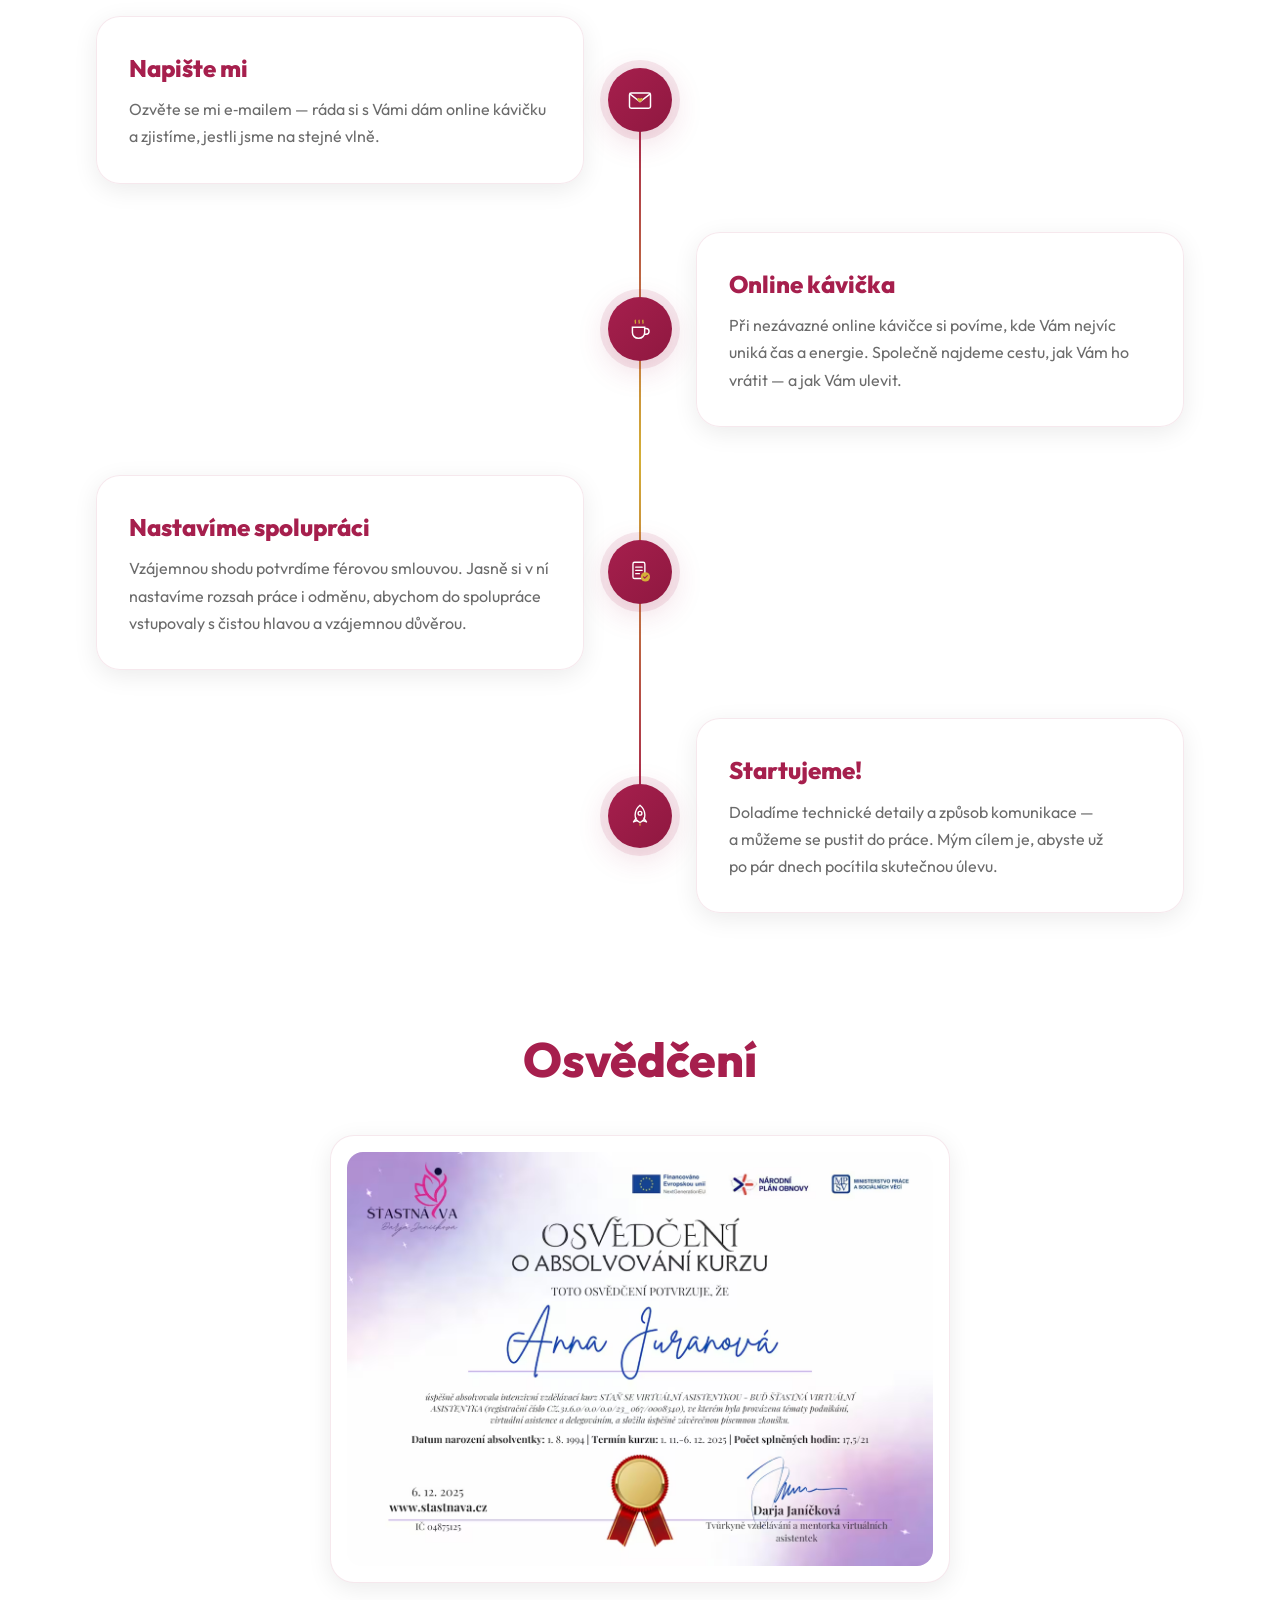
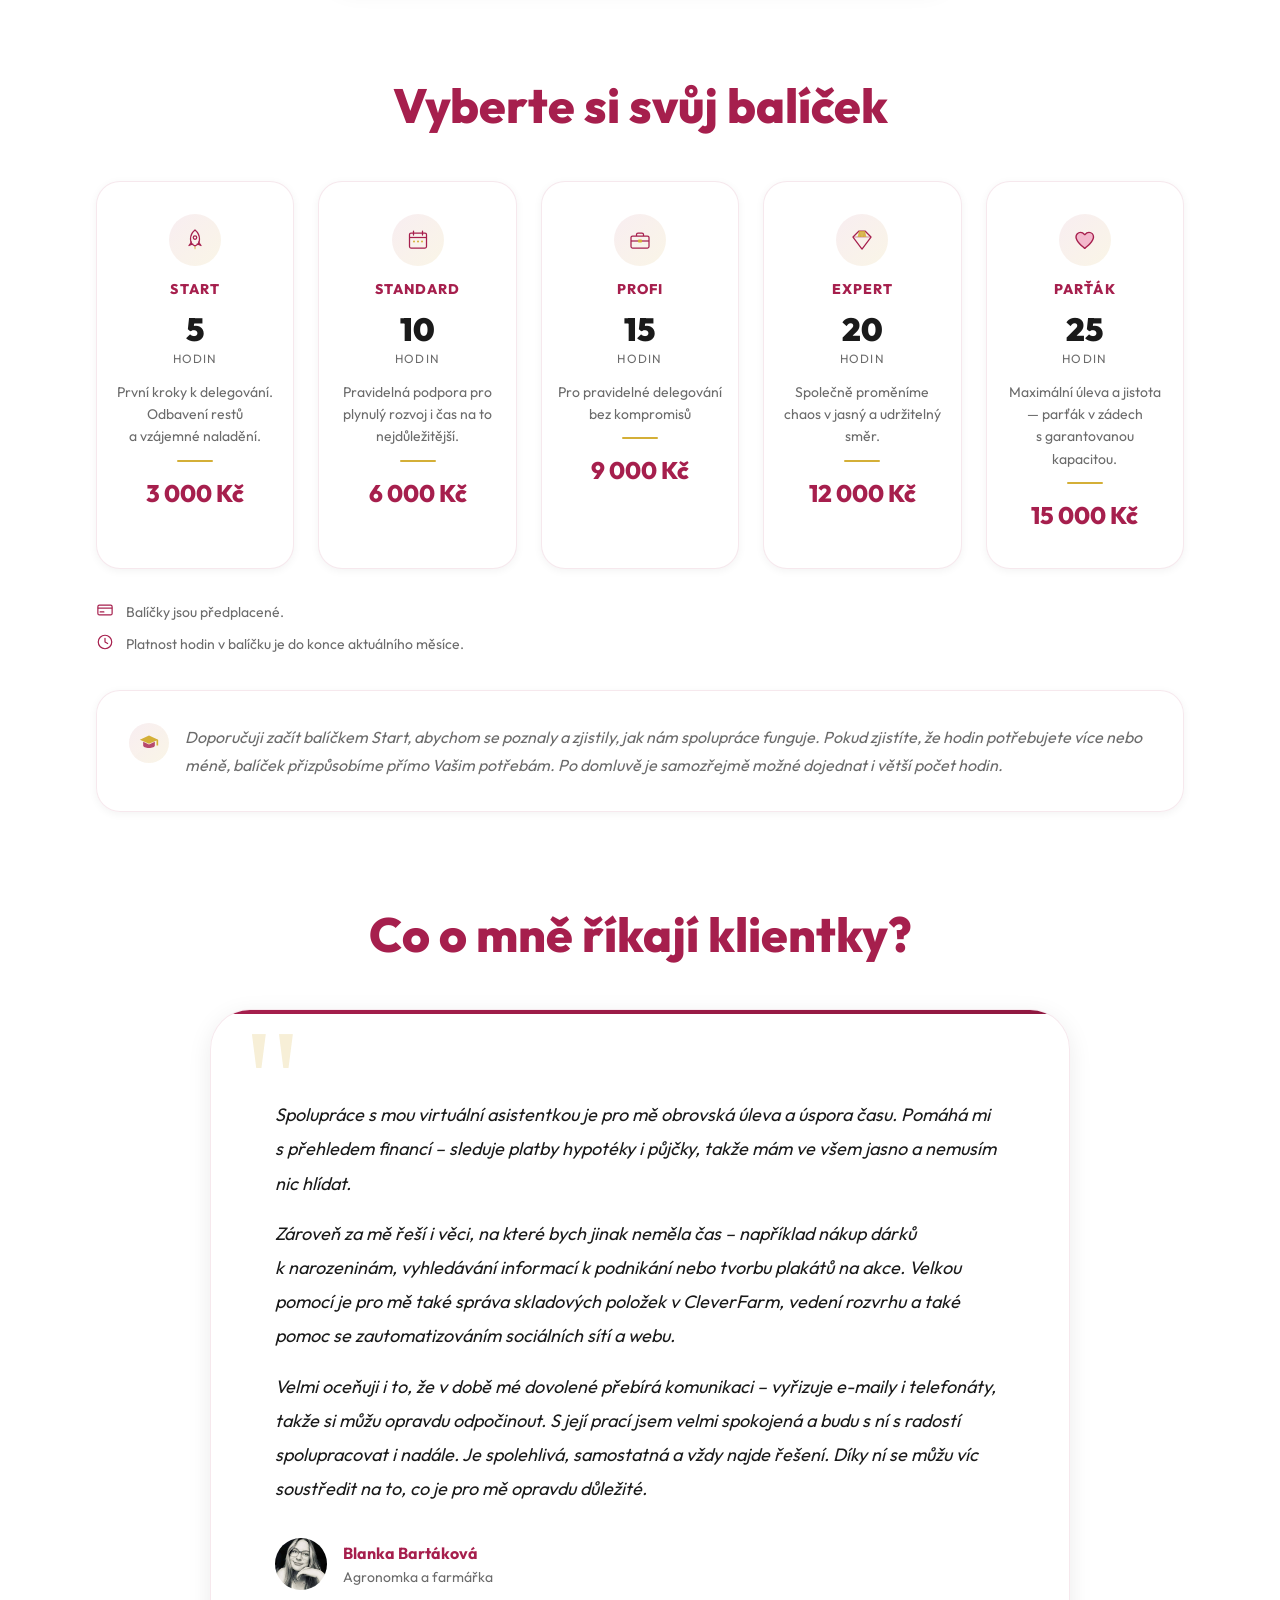
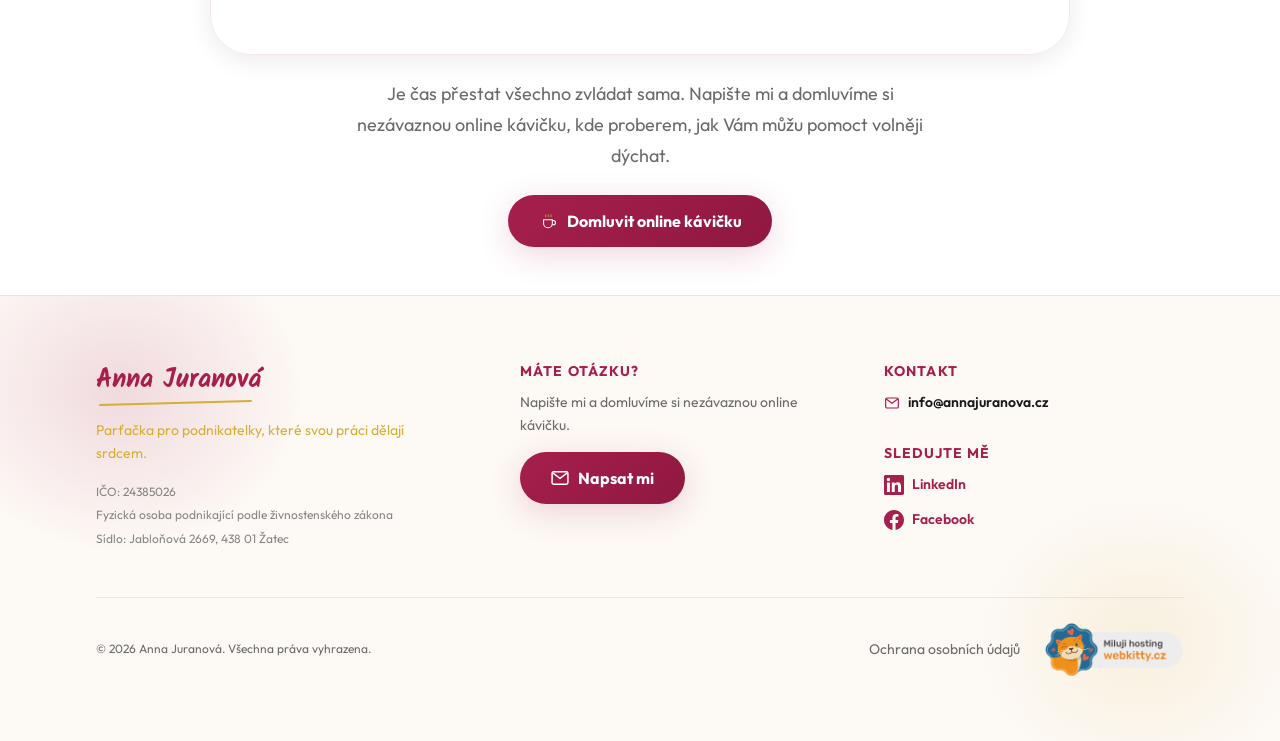
<file: virtualni-asistentka.html>
<!DOCTYPE html>
<html lang="cs">

<head>
  <meta charset="UTF-8" />
  <meta http-equiv="X-UA-Compatible" content="IE=edge" />
  <meta name="viewport" content="width=device-width, initial-scale=1.0" />

  <title>Virtuální asistentka – Anna Juranová</title>
  <meta name="description"
    content="Administrativa, zákaznická péče a osobní asistence – převezmu to, co Vám bere čas a energii. Balíčky 5–25 hodin měsíčně. Domluvte si online kávičku zdarma." />
  <link rel="canonical" href="https://annajuranova.cz/virtualni-asistentka" />

  <!-- Open Graph -->
  <meta property="og:type" content="website" />
  <meta property="og:url" content="https://annajuranova.cz/virtualni-asistentka" />
  <meta property="og:title" content="Virtuální asistentka – Anna Juranová" />
  <meta property="og:description"
    content="Administrativa, zákaznická péče a osobní asistence – převezmu to, co Vám bere čas a energii." />
  <meta property="og:image" content="https://annajuranova.cz/Obrazky/virtualni_asistentka-og.jpeg" />
  <meta property="og:image:width" content="1200" />
  <meta property="og:image:height" content="630" />

  <!-- Twitter Card -->
  <meta name="twitter:card" content="summary_large_image" />
  <meta name="twitter:title" content="Virtuální asistentka – Anna Juranová" />
  <meta name="twitter:description"
    content="Administrativa, zákaznická péče a osobní asistence – převezmu to, co Vám bere čas a energii." />
  <meta name="twitter:image" content="https://annajuranova.cz/Obrazky/virtualni_asistentka-og.jpeg" />

  <!-- Favicon -->
  <link rel="icon" href="favicon.svg" type="image/svg+xml" />

  <!-- Fonts -->
  <link rel="preconnect" href="https://fonts.googleapis.com" />
  <link rel="preconnect" href="https://fonts.gstatic.com" crossorigin />
  <link href="https://fonts.googleapis.com/css2?family=Outfit:wght@300;400;500;600;700;800;900&family=Kalam:wght@700&display=swap"
    rel="stylesheet" />

  <!-- Styles -->
  <link rel="stylesheet" href="style.css?v=8" />

  <!-- Calendly popup widget: CSS i JS se donačítají dynamicky až na klik (viz script.js) -->
</head>

<body>

  <!-- ========== DEKORATIVNÍ AKVARELOVÉ SKVRNY NA CELÉ STRÁNCE ========== -->
  <div class="watercolor-bg" aria-hidden="true">
    <div class="wc-blob wc-blob--1"></div>
    <div class="wc-blob wc-blob--2"></div>
    <div class="wc-blob wc-blob--3"></div>
    <div class="wc-blob wc-blob--4"></div>
    <div class="wc-blob wc-blob--5"></div>
    <div class="wc-blob wc-blob--6"></div>
  </div>

  <!-- ========== NAVIGATION ========== -->
  <nav class="navbar" id="navbar" aria-label="Hlavní navigace">
    <div class="navbar__inner">
      <a href="/" class="navbar__logo" aria-label="Anna Juranová – domů">
        <span class="navbar__logo-text">
          <span class="navbar__logo-name">Anna Juranová</span>        </span>
      </a>
      <ul class="navbar__links" id="nav-links" role="list">
        <li><a href="/muj-pribeh" class="navbar__link">Můj příběh</a></li>
        <li><a href="/virtualni-asistentka" class="navbar__link" aria-current="page">Virtuální asistentka</a></li>
        <li><a href="/tvorba-webu" class="navbar__link">Tvorba webu</a></li>
        <li><a href="/faq" class="navbar__link">FAQ</a></li>
        <li><a href="/kontakt" class="navbar__link navbar__link--cta">Kontakt</a></li>
      </ul>
      <button class="navbar__hamburger" id="hamburger" aria-label="Otevřít menu" aria-expanded="false"
        aria-controls="nav-links">
        <span></span><span></span><span></span>
      </button>
    </div>
  </nav>

  <!-- ========== PAGE HEADER ========== -->
  <header class="page-header">
    <div class="page-header__inner">
      <div class="page-header__content">
        <p class="hero__eyebrow reveal">
          <span class="hero__eyebrow-dot"></span>
          Virtuální asistentka
        </p>
        <h1 class="page-header__title reveal">S&nbsp;čím Vám ráda pomůžu?</h1>
        <p class="page-header__subtitle reveal">Aby Vaše podnikání mohlo růst, potřebuje pevné základy a&nbsp;spoustu
          péče. Od&nbsp;adminis&shy;trativy přes zákaznickou péči až po&nbsp;osobní asistenci – tohle jsou oblasti,
          ve&nbsp;kterých Vám ráda pomůžu.</p>
      </div>
      <div class="page-header__visual page-header__visual--sm reveal" aria-hidden="true">
        <div class="page-header__image-wrap">
          <img src="Obrazky/virtualni_asistentka.avif" alt="Virtuální asistentka – Anna Juranová" width="540"
            height="675" fetchpriority="high" />
        </div>
      </div>
    </div>
  </header>

  <!-- ========== SLUŽBY (3 KARTY) ========== -->
  <section class="section" id="sluzby" aria-labelledby="sluzby-heading">
    <div class="container">
      <h2 class="visually-hidden" id="sluzby-heading">Oblasti, ve kterých pomáhám</h2>
      <div class="services-grid">

        <article class="service-card reveal">
          <div class="intro-card__icon-wrap">
            <svg viewBox="0 0 48 48" fill="none" xmlns="http://www.w3.org/2000/svg" aria-hidden="true">
              <rect x="12" y="8" width="24" height="34" rx="3" stroke="#a61f4d" stroke-width="2.5" />
              <rect x="18" y="4" width="12" height="8" rx="2" fill="#d4af37" />
              <path d="M17 20h14M17 27h14M17 34h9" stroke="#a61f4d" stroke-width="2.5" stroke-linecap="round" />
            </svg>
          </div>
          <h3 class="service-card__title">Administrativa</h3>
          <p class="service-card__tagline">Konec digitálního chaosu. Pohlídám to, co Vás nebaví, ale musí to fungovat.
          </p>
          <ul class="service-card__list">
            <li>Příprava podkladů a rešerše</li>
            <li>Hlídání plateb a faktur</li>
            <li>Správa kalendáře</li>
            <li>Digitalizace dokumentů</li>
            <li>Přepis audia</li>
            <li>Tvorba formulářů a dotazníků</li>
          </ul>
        </article>

        <article class="service-card reveal">
          <div class="intro-card__icon-wrap">
            <svg viewBox="0 0 48 48" fill="none" xmlns="http://www.w3.org/2000/svg" aria-hidden="true">
              <path d="M8 12a4 4 0 014-4h24a4 4 0 014 4v16a4 4 0 01-4 4H20l-8 8v-8h-4a4 4 0 01-4-4V12z" stroke="#a61f4d"
                stroke-width="2.5" stroke-linejoin="round" />
              <path d="M24 24s-6-3.6-6-8a3.6 3.6 0 016.5-2 3.6 3.6 0 016.5 2c0 4.4-6 8-6 8" fill="#d4af37"
                opacity="0.85" />
            </svg>
          </div>
          <h3 class="service-card__title">Zákaznická péče</h3>
          <p class="service-card__tagline">Aby se Vaší klienti cítili slyšeni. Budu Vaším hlasem na&nbsp;e-mailu
            i&nbsp;sítích.</p>
          <ul class="service-card__list">
            <li>Správa e-mailu</li>
            <li>Komunikace s klienty na sociálních sítích</li>
            <li>Vyřizování reklamací</li>
            <li>Tvorba dotazníků spokojenosti</li>
            <li>Reporty objednávek a prodejů</li>
            <li>Vyhodnocování dotazníků</li>
          </ul>
        </article>

        <article class="service-card reveal">
          <div class="intro-card__icon-wrap">
            <svg viewBox="0 0 48 48" fill="none" xmlns="http://www.w3.org/2000/svg" aria-hidden="true">
              <path d="M6 23C6 13.06 14.06 5 24 5s18 8.06 18 18" stroke="#a61f4d" stroke-width="2.5"
                stroke-linecap="round" stroke-linejoin="round" />
              <path
                d="M6 23c0 2 1.8 3.5 4 3.5s4-1.5 4-3.5c0 2 1.8 3.5 4 3.5s4-1.5 4-3.5c0 2 1.8 3.5 4 3.5s4-1.5 4-3.5c0 2 1.8 3.5 4 3.5s4-1.5 4-3.5"
                stroke="#a61f4d" stroke-width="2.5" stroke-linecap="round" stroke-linejoin="round" />
              <path d="M24 23v17a4.5 4.5 0 01-7.5 3.3" stroke="#a61f4d" stroke-width="2.5" stroke-linecap="round" />
              <circle cx="24" cy="6" r="1.8" fill="#d4af37" />
            </svg>
          </div>
          <h3 class="service-card__title">Osobní asistence</h3>
          <p class="service-card__tagline">Moje specialita a&nbsp;Vaše úleva. Od&nbsp;drobností až po&nbsp;velké plány.
          </p>
          <ul class="service-card__list">
            <li>Plánování dovolené</li>
            <li>Hledání kroužků pro děti</li>
            <li>Volnočasové aktivity</li>
            <li>Příprava fotoknihy</li>
            <li>Úklid v osobním mailu</li>
            <li>Online nákupy a rezervace</li>
            <li>Řešení každodenních starostí</li>
          </ul>
        </article>

      </div>

      <div class="note-box note-box--mt-7 reveal">
        <span class="note-box__icon" aria-hidden="true">
          <svg viewBox="0 0 24 24" width="28" height="28" fill="none" xmlns="http://www.w3.org/2000/svg">
            <path d="M12 3L1 8l11 5 9-4.09V15h2V8L12 3z" fill="#d4af37" />
            <path d="M5 10.5V15c0 1.66 3.13 3 7 3s7-1.34 7-3v-4.5l-7 3.18-7-3.18z" fill="#a61f4d" opacity=".8" />
          </svg>
        </span>
        <p class="note-box__text">Neustále se vzdělávám, aby má podpora byla co nejlepší. Aktuálně pracuji
          v&nbsp;Notionu — své klientce jsem vytvořila virtuální kancelář, kde máme společný přehled nad úkoly
          a&nbsp;agendou. Ráda ji vytvořím i&nbsp;Vám. Absolvovala jsem workshop zaměřený na&nbsp;Claude, kde jsem se
          naučila tvořit vlastní asistenty a&nbsp;základy vibecodingu — mimochodem, i&nbsp;tento web vznikl touto
          cestou. Zajímá mě, jak moderní nástroje usnadňují práci, a&nbsp;ráda se naučím pracovat i&nbsp;se systémy,
          které už používáte.</p>
      </div>
    </div>
  </section>

  <!-- ========== JAK TO FUNGUJE ========== -->
  <section class="timeline-section section" id="jak-to-funguje" aria-labelledby="timeline-heading">
    <div class="container">
      <div class="section-header reveal">
        <h2 class="section-title" id="timeline-heading">Jak to probíhá?</h2>
      </div>

      <div class="timeline" role="list">

        <div class="timeline__item timeline__item--left reveal" role="listitem">
          <div class="timeline__card">
            <h3 class="timeline__card-title">Napište mi</h3>
            <p class="timeline__card-text">Ozvěte se mi e‑mailem — ráda si s&nbsp;Vámi dám online kávičku
              a&nbsp;zjistíme, jestli jsme na&nbsp;stejné vlně.</p>
          </div>
          <div class="timeline__dot-col">
            <div class="timeline__dot" aria-hidden="true">
              <svg viewBox="0 0 48 48" width="28" height="28" fill="none" xmlns="http://www.w3.org/2000/svg">
                <rect x="6" y="12" width="36" height="26" rx="3" stroke="#fff" stroke-width="2.5" />
                <path d="M7 14l17 13 17-13" stroke="#fff" stroke-width="2.5" stroke-linecap="round"
                  stroke-linejoin="round" />
                <path d="M24 22c-1.4-2.2-4.6-2-4.6.7 0 2.2 2.8 3.7 4.6 5.2 1.8-1.5 4.6-3 4.6-5.2 0-2.7-3.2-2.9-4.6-.7z"
                  fill="#d4af37" />
              </svg>
            </div>
          </div>
          <div class="timeline__spacer"></div>
        </div>

        <div class="timeline__item timeline__item--right reveal" role="listitem">
          <div class="timeline__spacer"></div>
          <div class="timeline__dot-col">
            <div class="timeline__dot" aria-hidden="true">
              <svg viewBox="0 0 48 48" width="28" height="28" fill="none" xmlns="http://www.w3.org/2000/svg">
                <path d="M11 21h21v9a10 10 0 01-10 10h-1a10 10 0 01-10-10v-9z" stroke="#fff" stroke-width="2.5" />
                <path d="M32 23h2.5a5 5 0 010 10H32" stroke="#fff" stroke-width="2.5" stroke-linecap="round" />
                <path d="M16 9c-1.2 2 1.2 3 0 5" stroke="#d4af37" stroke-width="2.2" stroke-linecap="round" />
                <path d="M22.5 9c-1.2 2 1.2 3 0 5" stroke="#d4af37" stroke-width="2.2" stroke-linecap="round" />
                <path d="M29 9c-1.2 2 1.2 3 0 5" stroke="#d4af37" stroke-width="2.2" stroke-linecap="round" />
              </svg>
            </div>
          </div>
          <div class="timeline__card">
            <h3 class="timeline__card-title">Online kávička</h3>
            <p class="timeline__card-text">Při nezávazné online kávičce si povíme, kde Vám nejvíc uniká čas
              a&nbsp;energie. Společně najdeme cestu, jak Vám ho vrátit — a&nbsp;jak Vám ulevit.</p>
          </div>
        </div>

        <div class="timeline__item timeline__item--left reveal" role="listitem">
          <div class="timeline__card">
            <h3 class="timeline__card-title">Nastavíme spolupráci</h3>
            <p class="timeline__card-text">Vzájemnou shodu potvrdíme férovou smlouvou. Jasně si v&nbsp;ní nastavíme
              rozsah práce i&nbsp;odměnu, abychom do&nbsp;spolupráce vstupovaly s&nbsp;čistou hlavou a&nbsp;vzájemnou
              důvěrou.</p>
          </div>
          <div class="timeline__dot-col">
            <div class="timeline__dot" aria-hidden="true">
              <svg viewBox="0 0 48 48" width="26" height="26" fill="none" xmlns="http://www.w3.org/2000/svg">
                <rect x="11" y="6" width="22" height="30" rx="3" stroke="#fff" stroke-width="2.5" />
                <path d="M16 15h12M16 21h12M16 27h7" stroke="#fff" stroke-width="2.2" stroke-linecap="round" />
                <circle cx="34" cy="33" r="8.5" fill="#d4af37" />
                <path d="M30.5 33l2.3 2.3 4.7-4.7" stroke="#a61f4d" stroke-width="2.2" stroke-linecap="round"
                  stroke-linejoin="round" />
              </svg>
            </div>
          </div>
          <div class="timeline__spacer"></div>
        </div>

        <div class="timeline__item timeline__item--right reveal" role="listitem">
          <div class="timeline__spacer"></div>
          <div class="timeline__dot-col">
            <div class="timeline__dot" aria-hidden="true">
              <svg viewBox="0 0 48 48" width="26" height="26" fill="none" xmlns="http://www.w3.org/2000/svg">
                <path d="M24 4c6 5 9 12 9 18 0 4-1 7.5-2.5 10L24 36l-6.5-4c-1.5-2.5-2.5-6-2.5-10 0-6 3-13 9-18z"
                  stroke="#fff" stroke-width="2.5" stroke-linejoin="round" />
                <circle cx="24" cy="19" r="3.5" stroke="#fff" stroke-width="2.5" />
                <path d="M17 28l-5 7 7.5-3M31 28l5 7-7.5-3" stroke="#fff" stroke-width="2.5" stroke-linecap="round"
                  stroke-linejoin="round" />
                <path d="M24 36c-1.5 2-1.5 5 0 7 1.5-2 1.5-5 0-7z" fill="#d4af37" />
              </svg>
            </div>
          </div>
          <div class="timeline__card">
            <h3 class="timeline__card-title">Startujeme!</h3>
            <p class="timeline__card-text">Doladíme technické detaily a&nbsp;způsob komunikace — a&nbsp;můžeme se pustit
              do&nbsp;práce. Mým cílem je, abyste už po&nbsp;pár dnech pocítila skutečnou úlevu.</p>
          </div>
        </div>

      </div><!-- /.timeline -->
    </div>
  </section>

  <!-- ========== OSVĚDČENÍ ========== -->
  <section class="section" id="osvedceni" aria-labelledby="osvedceni-heading">
    <div class="container">
      <div class="section-header reveal">
        <h2 class="section-title" id="osvedceni-heading">Osvědčení</h2>
      </div>

      <div class="certificate reveal">
        <img src="Obrazky/kurz_VA.avif" alt="Osvědčení – Kurz Šťastná VA" width="1199" height="848"
          loading="lazy" />
      </div>
    </div>
  </section>

  <!-- ========== CENÍK ========== -->
  <section class="section" id="cenik" aria-labelledby="cenik-heading">
    <div class="container">
      <div class="section-header reveal">
        <h2 class="section-title" id="cenik-heading">Vyberte si svůj balíček</h2>
      </div>

      <div class="pricing-grid">

        <div class="pricing-card reveal">
          <div class="pricing-card__icon" aria-hidden="true">
            <svg viewBox="0 0 48 48" width="24" height="24" fill="none" xmlns="http://www.w3.org/2000/svg">
              <path d="M24 4c6 5 9 12 9 18 0 4-1 7.5-2.5 10L24 36l-6.5-4c-1.5-2.5-2.5-6-2.5-10 0-6 3-13 9-18z"
                stroke="#a61f4d" stroke-width="2.5" stroke-linejoin="round" />
              <circle cx="24" cy="19" r="3.5" stroke="#a61f4d" stroke-width="2.5" />
              <path d="M17 28l-5 7 7.5-3M31 28l5 7-7.5-3" stroke="#a61f4d" stroke-width="2.5" stroke-linecap="round"
                stroke-linejoin="round" />
              <path d="M24 36c-1.5 2-1.5 5 0 7 1.5-2 1.5-5 0-7z" fill="#d4af37" />
            </svg>
          </div>
          <div class="pricing-card__name">Start</div>
          <div class="pricing-card__hours-num">5</div>
          <div class="pricing-card__hours-label">hodin</div>
          <p class="pricing-card__tagline">První kroky k&nbsp;delegování. Odbavení restů a&nbsp;vzájemné naladění.</p>
          <div class="pricing-card__divider"></div>
          <div class="pricing-card__price">3&nbsp;000&nbsp;Kč</div>
        </div>

        <div class="pricing-card reveal">
          <div class="pricing-card__icon" aria-hidden="true">
            <svg viewBox="0 0 48 48" width="24" height="24" fill="none" xmlns="http://www.w3.org/2000/svg">
              <rect x="7" y="10" width="34" height="30" rx="3" stroke="#a61f4d" stroke-width="2.5" />
              <path d="M7 19h34" stroke="#a61f4d" stroke-width="2.5" />
              <path d="M15 6v8M33 6v8" stroke="#a61f4d" stroke-width="2.5" stroke-linecap="round" />
              <circle cx="16" cy="27" r="2" fill="#d4af37" />
              <circle cx="24" cy="27" r="2" fill="#d4af37" />
              <circle cx="32" cy="27" r="2" fill="#d4af37" />
            </svg>
          </div>
          <div class="pricing-card__name">Standard</div>
          <div class="pricing-card__hours-num">10</div>
          <div class="pricing-card__hours-label">hodin</div>
          <p class="pricing-card__tagline">Pravidelná podpora pro plynulý rozvoj i&nbsp;čas na&nbsp;to nejdůležitější.
          </p>
          <div class="pricing-card__divider"></div>
          <div class="pricing-card__price">6&nbsp;000&nbsp;Kč</div>
        </div>

        <div class="pricing-card reveal">
          <div class="pricing-card__icon" aria-hidden="true">
            <svg viewBox="0 0 48 48" width="24" height="24" fill="none" xmlns="http://www.w3.org/2000/svg">
              <rect x="6" y="16" width="36" height="24" rx="3" stroke="#a61f4d" stroke-width="2.5" />
              <path d="M17 16v-3a3 3 0 013-3h8a3 3 0 013 3v3" stroke="#a61f4d" stroke-width="2.5"
                stroke-linejoin="round" />
              <path d="M6 26h36" stroke="#a61f4d" stroke-width="2.5" />
              <rect x="20" y="23" width="8" height="6" rx="1.5" fill="#d4af37" />
            </svg>
          </div>
          <div class="pricing-card__name">Profi</div>
          <div class="pricing-card__hours-num">15</div>
          <div class="pricing-card__hours-label">hodin</div>
          <p class="pricing-card__tagline">Pro pravidelné delegování bez kompromisů
          </p>
          <div class="pricing-card__divider"></div>
          <div class="pricing-card__price">9&nbsp;000&nbsp;Kč</div>
        </div>

        <div class="pricing-card reveal">
          <div class="pricing-card__icon" aria-hidden="true">
            <svg viewBox="0 0 48 48" width="24" height="24" fill="none" xmlns="http://www.w3.org/2000/svg">
              <path d="M6 18L18 6h12l12 12-18 24L6 18z" stroke="#a61f4d" stroke-width="2.5" stroke-linejoin="round" />
              <path d="M6 18h36M18 6l3 12M30 6l-3 12" stroke="#a61f4d" stroke-width="1.6" stroke-linejoin="round"
                opacity="0.6" />
              <path d="M18 6h12l3 12H15l3-12z" fill="#d4af37" opacity="0.85" />
            </svg>
          </div>
          <div class="pricing-card__name">Expert</div>
          <div class="pricing-card__hours-num">20</div>
          <div class="pricing-card__hours-label">hodin</div>
          <p class="pricing-card__tagline">Společně proměníme chaos v&nbsp;jasný a&nbsp;udržitelný
            směr.</p>
          <div class="pricing-card__divider"></div>
          <div class="pricing-card__price">12&nbsp;000&nbsp;Kč</div>
        </div>

        <div class="pricing-card reveal">
          <div class="pricing-card__icon" aria-hidden="true">
            <svg viewBox="0 0 24 24" width="24" height="24" fill="none" xmlns="http://www.w3.org/2000/svg">
              <path d="M12 20.2c-.3 0-.6-.1-.8-.3-1.6-1.4-3.2-2.7-4.6-4.2C4.4 13.3 3 11.3 3 9c0-2.6 2-4.6 4.5-4.6
                1.5 0 2.9.7 3.8 1.9.2.3.7.3.9 0 .9-1.2 2.3-1.9 3.8-1.9C18.5 4.4 20.5 6.4 20.5 9c0 2.3-1.4 4.3-3.6 6.7
                -1.4 1.5-3 2.8-4.6 4.2-.2.2-.5.3-.8.3z" fill="#f3b8cc" stroke="#a61f4d" stroke-width="1.4" />
            </svg>
          </div>
          <div class="pricing-card__name">Parťák</div>
          <div class="pricing-card__hours-num">25</div>
          <div class="pricing-card__hours-label">hodin</div>
          <p class="pricing-card__tagline">Maximální úleva a&nbsp;jistota — parťák v&nbsp;zádech s&nbsp;garantovanou
            kapacitou.</p>
          <div class="pricing-card__divider"></div>
          <div class="pricing-card__price">15&nbsp;000&nbsp;Kč</div>
        </div>

      </div>

      <ul class="pricing-notes reveal">
        <li>
          <span class="pricing-notes__icon" aria-hidden="true">
            <svg viewBox="0 0 24 24" width="18" height="18" fill="none" xmlns="http://www.w3.org/2000/svg">
              <rect x="2.5" y="5.5" width="19" height="13" rx="2" stroke="#a61f4d" stroke-width="1.6" />
              <path d="M2.5 9.5h19" stroke="#a61f4d" stroke-width="1.6" />
              <path d="M5.5 14.5h5" stroke="#a61f4d" stroke-width="1.6" stroke-linecap="round" />
            </svg>
          </span>
          Balíčky jsou předplacené.
        </li>
        <li>
          <span class="pricing-notes__icon" aria-hidden="true">
            <svg viewBox="0 0 24 24" width="18" height="18" fill="none" xmlns="http://www.w3.org/2000/svg">
              <circle cx="12" cy="12" r="9" stroke="#a61f4d" stroke-width="1.6" />
              <path d="M12 7v5l3.5 2" stroke="#a61f4d" stroke-width="1.6" stroke-linecap="round"
                stroke-linejoin="round" />
            </svg>
          </span>
          Platnost hodin v&nbsp;balíčku je do&nbsp;konce aktuálního měsíce.
        </li>
      </ul>

      <div class="note-box note-box--mt-6 reveal">
        <span class="note-box__icon" aria-hidden="true">
          <svg viewBox="0 0 24 24" width="28" height="28" fill="none" xmlns="http://www.w3.org/2000/svg">
            <path d="M12 3L1 8l11 5 9-4.09V15h2V8L12 3z" fill="#d4af37" />
            <path d="M5 10.5V15c0 1.66 3.13 3 7 3s7-1.34 7-3v-4.5l-7 3.18-7-3.18z" fill="#a61f4d" opacity=".8" />
          </svg>
        </span>
        <p class="note-box__text"> Doporučuji začít balíčkem Start, abychom se poznaly
          a&nbsp;zjistily, jak nám spolupráce funguje. Pokud zjistíte, že hodin potřebujete více nebo méně, balíček
          přizpůsobíme přímo Vašim potřebám. Po&nbsp;domluvě je samozřejmě možné dojednat i&nbsp;větší počet hodin.</p>
      </div>
    </div>
  </section>

  <!-- ========== REFERENCE ========== -->
  <section class="testimonial section" id="reference" aria-labelledby="testimonial-heading">
    <div class="container">
      <div class="section-header reveal">
        <h2 class="section-title" id="testimonial-heading">Co o mně říkají klientky?</h2>

      </div>

      <div class="testimonial__card reveal">
        <div class="testimonial__quote-mark" aria-hidden="true">"</div>
        <blockquote class="testimonial__text">
          <p>Spolupráce s&nbsp;mou virtuální asistentkou je pro mě obrovská úleva a&nbsp;úspora času. Pomáhá mi
            s&nbsp;přehledem financí – sleduje platby hypotéky i&nbsp;půjčky, takže mám ve&nbsp;všem jasno
            a&nbsp;nemusím nic hlídat.</p>
          <p>Zároveň za&nbsp;mě řeší i&nbsp;věci, na&nbsp;které bych jinak neměla čas – například nákup dárků
            k&nbsp;narozeninám, vyhledávání informací k&nbsp;podnikání nebo tvorbu plakátů na&nbsp;akce. Velkou
            pomocí je pro mě také správa skladových položek v&nbsp;CleverFarm, vedení rozvrhu a&nbsp;také pomoc
            se zautomatizováním sociálních sítí a&nbsp;webu.</p>
          <p>Velmi oceňuji i&nbsp;to, že v&nbsp;době mé dovolené přebírá komunikaci – vyřizuje e-maily
            i&nbsp;telefonáty, takže si můžu opravdu odpočinout. S&nbsp;její prací jsem velmi spokojená a&nbsp;budu
            s&nbsp;ní s&nbsp;radostí spolupracovat i&nbsp;nadále. Je&nbsp;spolehlivá, samostatná a&nbsp;vždy najde
            řešení. Díky ní se můžu víc soustředit na&nbsp;to, co je pro mě opravdu důležité.</p>
        </blockquote>
        <footer class="testimonial__author">
          <div class="testimonial__avatar">
            <img src="Obrazky/reference.jpg" alt="Blanka Bartáková" width="400" height="400" loading="lazy" />
          </div>
          <div>
            <strong>Blanka Bartáková</strong>
            <span>Agronomka a&nbsp;farmářka</span>
          </div>
        </footer>
      </div>

      <div class="testimonial__cta reveal">
        <p>Je čas přestat všechno zvládat sama. Napište mi a&nbsp;domluvíme si nezávaznou online kávičku, kde proberem,
          jak Vám můžu pomoct volněji dýchat.</p>
        <a href="https://calendly.com/anna-juranova-va/30min?primary_color=a61f4d&text_color=1a1a1a&background_color=fdf9f5" class="btn btn--cta btn--expand reveal js-calendly-popup">
          <span class="btn__arrow btn__coffee" aria-hidden="true">
            <svg viewBox="0 0 48 48" fill="none" xmlns="http://www.w3.org/2000/svg">
              <path d="M11 21h21v9a10 10 0 01-10 10h-1a10 10 0 01-10-10v-9z" stroke="#fff" stroke-width="2.5" />
              <path d="M32 23h2.5a5 5 0 010 10H32" stroke="#fff" stroke-width="2.5" stroke-linecap="round" />
              <path class="floating-cta__steam btn__steam--1" d="M16 9c-1.2 2 1.2 3 0 5" stroke="#d4af37"
                stroke-width="2.2" stroke-linecap="round" />
              <path class="floating-cta__steam btn__steam--2" d="M22.5 9c-1.2 2 1.2 3 0 5" stroke="#d4af37"
                stroke-width="2.2" stroke-linecap="round" />
              <path class="floating-cta__steam btn__steam--3" d="M29 9c-1.2 2 1.2 3 0 5" stroke="#d4af37"
                stroke-width="2.2" stroke-linecap="round" />
            </svg>
          </span>
          <span class="btn__text">Domluvit online kávičku</span>
        </a>
      </div>
    </div>
  </section>

  <!-- ========== FOOTER ========== -->
  <footer class="footer">
    <div class="footer__watercolor" aria-hidden="true">
      <div class="footer__wc-blob footer__wc-blob--1"></div>
      <div class="footer__wc-blob footer__wc-blob--2"></div>
    </div>
    <div class="container">
      <div class="footer__grid">

        <div class="footer__col">
          <div class="footer__logo">Anna Juranová</div>
          <p class="footer__tagline">Parťačka pro podnikatelky, které svou práci dělají srdcem.</p>
          <div class="footer__legal">
            <p>IČO: 24385026</p>
            <p>Fyzická osoba podnikající podle živnostenského zákona</p>
            <p>Sídlo: Jabloňová 2669, 438&nbsp;01 Žatec</p>
          </div>
        </div>

        <div class="footer__col footer__col--cta">
          <h3 class="footer__heading">Máte otázku?</h3>
          <p class="footer__cta-text">Napište mi a&nbsp;domluvíme si nezávaznou online kávičku.</p>
          <a href="/kontakt" class="btn btn--cta btn--expand">
            <span class="btn__arrow btn__mail" aria-hidden="true">
              <svg viewBox="0 0 24 24" fill="none" xmlns="http://www.w3.org/2000/svg">
                <rect x="2.5" y="4.5" width="19" height="15" rx="2" stroke="#fff" stroke-width="1.8" />
                <path d="M3.5 6l8.5 6.5L20.5 6" stroke="#fff" stroke-width="1.8" stroke-linecap="round"
                  stroke-linejoin="round" />
              </svg>
            </span>
            <span class="btn__text">Napsat mi</span>
          </a>
        </div>

        <div class="footer__col">
          <h3 class="footer__heading">Kontakt</h3>
          <a href="mailto:info@annajuranova.cz" class="footer__link footer__link--contact">
            <span class="footer__link-icon" aria-hidden="true">
              <svg viewBox="0 0 24 24" width="16" height="16" fill="none" xmlns="http://www.w3.org/2000/svg">
                <rect x="2.5" y="4.5" width="19" height="15" rx="2" stroke="currentColor" stroke-width="1.8" />
                <path d="M3.5 6l8.5 6.5L20.5 6" stroke="currentColor" stroke-width="1.8" stroke-linecap="round"
                  stroke-linejoin="round" />
              </svg>
            </span>
            info@annajuranova.cz
          </a>
          <h3 class="footer__heading footer__heading--social">Sledujte mě</h3>
          <div class="footer__social">
            <a href="https://www.linkedin.com/in/annajuranova/" target="_blank" rel="noopener" class="footer__social-link" aria-label="LinkedIn">
              <svg viewBox="0 0 24 24" width="20" height="20" fill="currentColor">
                <path
                  d="M20.447 20.452h-3.554v-5.569c0-1.328-.027-3.037-1.852-3.037-1.853 0-2.136 1.445-2.136 2.939v5.667H9.351V9h3.414v1.561h.046c.477-.9 1.637-1.85 3.37-1.85 3.601 0 4.267 2.37 4.267 5.455v6.286zM5.337 7.433a2.062 2.062 0 01-2.063-2.065 2.064 2.064 0 112.063 2.065zm1.782 13.019H3.555V9h3.564v11.452zM22.225 0H1.771C.792 0 0 .774 0 1.729v20.542C0 23.227.792 24 1.771 24h20.451C23.2 24 24 23.227 24 22.271V1.729C24 .774 23.2 0 22.222 0h.003z" />
              </svg>
              LinkedIn
            </a>
            <a href="https://www.facebook.com/virtualniasistentkaanna" target="_blank" rel="noopener" class="footer__social-link" aria-label="Facebook">
              <svg viewBox="0 0 24 24" width="20" height="20" fill="currentColor">
                <path
                  d="M24 12.073c0-6.627-5.373-12-12-12s-12 5.373-12 12c0 5.99 4.388 10.954 10.125 11.854v-8.385H7.078v-3.47h3.047V9.43c0-3.007 1.792-4.669 4.533-4.669 1.312 0 2.686.235 2.686.235v2.953H15.83c-1.491 0-1.956.925-1.956 1.874v2.25h3.328l-.532 3.47h-2.796v8.385C19.612 23.027 24 18.062 24 12.073z" />
              </svg>
              Facebook
            </a>
          </div>
        </div>

      </div><!-- /.footer__grid -->

      <div class="footer__bottom">
        <p>© 2026 Anna Juranová. Všechna práva vyhrazena.</p>
        <div class="footer__bottom-links">
          <a href="/gdpr" class="footer__link">Ochrana osobních údajů</a>
          <a href="https://obchod.webkitty.cz/?id=180821" class="footer__partner-badge" target="_blank"
            rel="noopener" aria-label="Miluji hosting Webkitty.cz">
            <img src="Obrazky/odznak_miluji_webkitty.png" alt="Miluji hosting Webkitty.cz" width="600" height="234"
              loading="lazy" />
          </a>
        </div>
      </div>
    </div>
  </footer>

  <!-- ========== COOKIE LIŠTA ========== -->
  <div class="cookie-bar hidden" id="cookie-bar" role="dialog" aria-label="Souhlas s cookies" aria-modal="true"
    aria-live="polite">
    <div class="cookie-bar__inner">
      <div class="cookie-bar__icon" aria-hidden="true">
        <svg viewBox="0 0 48 48" fill="none" xmlns="http://www.w3.org/2000/svg">
          <circle cx="14" cy="32" r="11" stroke="#a61f4d" stroke-width="2.2" fill="#fdf9f5" />
          <circle cx="10" cy="28" r="1.6" fill="#a61f4d" />
          <circle cx="18" cy="27" r="1.6" fill="#d4af37" />
          <circle cx="19" cy="35" r="1.6" fill="#a61f4d" />
          <circle cx="9" cy="36" r="1.6" fill="#d4af37" />
          <circle cx="14" cy="32" r="1.4" fill="#d4af37" />
          <path d="M27 5L45 5L43 43L29 43Z" stroke="#a61f4d" stroke-width="2.2" stroke-linejoin="round" />
          <path d="M27.9 14L44.1 14L42.4 42.3L29.6 42.3Z" fill="#fdf9f5" />
          <path d="M27.9 14L44.1 14" stroke="#a61f4d" stroke-width="1.6" stroke-linecap="round" />
        </svg>
      </div>
      <p class="cookie-bar__text">Cookies k&nbsp;webu podávám ráda, ideálně se sklenicí mléka. Pomáhají mi zjistit,
        co&nbsp;Vás na&nbsp;webu baví, a&nbsp;web pro&nbsp;Vás dělat lepší. Vy máte poslední slovo. Více v&nbsp;<a
          href="/gdpr">zásadách ochrany osobních údajů</a>.</p>
      <div class="cookie-bar__btns">
        <button class="btn btn--sm btn--ghost" id="cookie-accept">Přijmout</button>
        <button class="btn btn--sm btn--ghost" id="cookie-reject">Odmítnout</button>
        <button class="btn btn--sm btn--outline" id="cookie-settings">Nastavit</button>
      </div>
    </div>
  </div>

  <!-- ========== COOKIE NASTAVENÍ (MODAL) ========== -->
  <div class="cookie-modal hidden" id="cookie-modal" role="dialog" aria-label="Nastavení cookies" aria-modal="true">
    <div class="cookie-modal__overlay" id="cookie-modal-overlay"></div>
    <div class="cookie-modal__box">
      <button class="cookie-modal__close" id="cookie-modal-close" aria-label="Zavřít nastavení cookies">&times;</button>
      <p class="cookie-modal__intro">Tady si můžete namíchat vlastní talíř cookies – co si dáte, je jen na Vás. 🍪</p>

      <div class="cookie-modal__item">
        <div class="cookie-modal__item-head">
          <h3 class="cookie-modal__item-title">Nezbytné cookies (vždy zapnuto, nelze vypnout)</h3>
          <span class="cookie-modal__always">Vždy aktivní</span>
        </div>
        <p class="cookie-modal__item-text">Bez těch by web pořádně nefungoval – starají se třeba o to, aby se Vám nerozsypalo, co jste už vyplnili.</p>
      </div>

      <div class="cookie-modal__item">
        <div class="cookie-modal__item-head">
          <h3 class="cookie-modal__item-title">Analytické cookies</h3>
          <label class="cookie-modal__switch">
            <input type="checkbox" id="cookie-analytics-toggle" class="cookie-modal__switch-input">
            <span class="cookie-modal__switch-track"></span>
          </label>
        </div>
        <p class="cookie-modal__item-text">Pomáhají mi pochopit, jak web používáte a co má smysl vylepšit – žádná jména, jen čísla a grafy.</p>
      </div>

      <div class="cookie-modal__actions">
        <button class="btn btn--sm btn--outline" id="cookie-modal-save">Uložit nastavení</button>
        <button class="btn btn--sm btn--ghost" id="cookie-modal-accept-all">Přijmout vše</button>
      </div>
    </div>
  </div>

  <!-- JS -->
  <script src="script.js?v=8" defer></script>

</body>

</html>
</file>
<file: style.css>
/* ============================================================
   style.css – Anna Juranová | Design System
   Bílé pozadí + akvarelové skvrny #a61f4d a #d4af37
   ============================================================ */

/* ---- 1. DESIGN TOKENS ----------------------------------- */
:root {
  /* Brand colours */
  --c-primary:          #a61f4d;
  --c-primary-light:    #c4315f;
  --c-primary-pale:     rgba(166, 31, 77, 0.08);
  --c-secondary:        #d4af37;
  --c-secondary-light:  #e5c84e;
  --c-secondary-pale:   rgba(212, 175, 55, 0.10);
  --c-bg:               #ffffff;
  --c-bg-tint:          #fdf9f5;
  --c-text:             #1a1a1a;
  --c-muted:            #6b6b6b;
  --c-border:           rgba(166, 31, 77, 0.10);

  /* Gradients */
  --g-brand:   linear-gradient(135deg, var(--c-primary) 0%, #8f1840 100%);
  --g-gold:    linear-gradient(135deg, var(--c-secondary) 0%, #b89520 100%);
  --g-brand-h: linear-gradient(135deg, var(--c-secondary) 0%, var(--c-primary) 100%);

  /* Spacing (8 px grid) */
  --sp-1:  4px;
  --sp-2:  8px;
  --sp-3:  12px;
  --sp-4:  16px;
  --sp-5:  24px;
  --sp-6:  32px;
  --sp-7:  48px;
  --sp-8:  64px;
  --sp-9:  96px;
  --sp-10: 128px;

  /* Typography */
  --font:        'Outfit', sans-serif;
  --font-script: 'Kalam', cursive;
  --text-xs:    0.75rem;
  --text-sm:    0.875rem;
  --text-base:  1rem;
  --text-md:    1.125rem;
  --text-lg:    1.25rem;
  --h6: clamp(1rem,     2vw,   1.25rem);
  --h5: clamp(1.125rem, 2.5vw, 1.5rem);
  --h4: clamp(1.25rem,  3vw,   1.75rem);
  --h3: clamp(1.5rem,   3.5vw, 2rem);
  --h2: clamp(2rem,     5vw,   3rem);
  --h1: clamp(2.75rem,  7vw,   5rem);

  /* Radius */
  --r-sm:   8px;
  --r-md:   16px;
  --r-lg:   24px;
  --r-xl:   40px;
  --r-full: 999px;

  /* Shadows (very subtle as required) */
  --shadow-sm: 0 2px 8px  rgba(0,0,0,.05);
  --shadow-md: 0 6px 24px rgba(0,0,0,.08);
  --shadow-lg: 0 16px 48px rgba(0,0,0,.11);
  --shadow-brand: 0 8px 32px rgba(166,31,77,.18);

  /* Layout */
  --container-max: 1200px;
  --container-w:   85%;

  /* Transitions */
  --ease: cubic-bezier(0.4, 0, 0.2, 1);
  --dur:  0.3s;
}

/* ---- 2. RESET & BASE ------------------------------------ */
*, *::before, *::after { box-sizing: border-box; margin: 0; padding: 0; }
html { scroll-behavior: smooth; font-size: 16px; }
body {
  font-family: var(--font);
  font-size: var(--text-base);
  color: var(--c-text);
  background: var(--c-bg);
  line-height: 1.65;
  -webkit-font-smoothing: antialiased;
  overflow-x: hidden;
  overflow-wrap: break-word;
  hyphens: auto;
}
img, video { max-width: 100%; display: block; height: auto; }
a { color: inherit; text-decoration: none; }
ul { list-style: none; }
button { font-family: var(--font); border: none; background: none; cursor: pointer; }

/* ---- 3. CONTAINER --------------------------------------- */
.container {
  width: var(--container-w);
  max-width: var(--container-max);
  margin-inline: auto;
  padding-block: var(--sp-7);
}

/* ---- 3b. ACCESSIBILITY UTILITIES -------------------------- */
.visually-hidden {
  position: absolute;
  width: 1px; height: 1px;
  padding: 0; margin: -1px;
  overflow: hidden;
  clip: rect(0, 0, 0, 0);
  white-space: nowrap;
  border: 0;
}

/* ---- 4. SECTION HELPERS --------------------------------- */
.section { position: relative; }

.section-header { text-align: center; margin-bottom: var(--sp-7); }
.section-eyebrow {
  display: inline-block;
  font-size: var(--text-xs);
  font-weight: 700;
  letter-spacing: 0.14em;
  text-transform: uppercase;
  color: var(--c-secondary);
  margin-bottom: var(--sp-3);
  position: relative;
}
.section-title {
  font-size: var(--h2);
  font-weight: 800;
  line-height: 1.12;
  color: var(--c-primary);
  margin-bottom: var(--sp-3);
}
.section-subtitle {
  font-size: var(--text-md);
  color: var(--c-muted);
  max-width: 600px;
  margin-inline: auto;
  line-height: 1.7;
}

/* ---- 5. WATERCOLOR BACKGROUND BLOBS --------------------- */
/* Akvarelové skvrny přes celou stránku */
.watercolor-bg {
  position: fixed;
  inset: 0;
  pointer-events: none;
  z-index: 0;
  overflow: hidden;
}

.wc-blob {
  position: absolute;
  border-radius: 40% 60% 55% 45% / 50% 45% 55% 50%;
  opacity: 0;
  filter: blur(0px);
}

/* Watercolor effect using SVG filter + radial gradient */
.wc-blob--1 {
  width: 380px; height: 340px;
  background: radial-gradient(ellipse at center,
    rgba(166, 31, 77, 0.18) 0%,
    rgba(166, 31, 77, 0.10) 45%,
    transparent 70%);
  top: 8%; left: -4%;
  border-radius: 62% 38% 44% 56% / 52% 64% 36% 48%;
  opacity: 1;
  animation: wcFloat1 20s ease-in-out infinite alternate;
}
.wc-blob--2 {
  width: 460px; height: 400px;
  background: radial-gradient(ellipse at center,
    rgba(212, 175, 55, 0.16) 0%,
    rgba(212, 175, 55, 0.09) 50%,
    transparent 70%);
  top: 5%; right: -6%;
  border-radius: 42% 58% 66% 34% / 56% 40% 60% 44%;
  opacity: 1;
  animation: wcFloat2 24s ease-in-out infinite alternate;
}
.wc-blob--3 {
  width: 320px; height: 300px;
  background: radial-gradient(ellipse at center,
    rgba(166, 31, 77, 0.14) 0%,
    rgba(166, 31, 77, 0.08) 50%,
    transparent 70%);
  top: 38%; right: 5%;
  border-radius: 55% 45% 38% 62% / 46% 58% 42% 54%;
  opacity: 1;
  animation: wcFloat3 18s ease-in-out infinite alternate;
}
.wc-blob--4 {
  width: 420px; height: 380px;
  background: radial-gradient(ellipse at center,
    rgba(212, 175, 55, 0.15) 0%,
    rgba(212, 175, 55, 0.08) 50%,
    transparent 70%);
  top: 55%; left: -3%;
  border-radius: 48% 52% 60% 40% / 54% 44% 56% 46%;
  opacity: 1;
  animation: wcFloat4 22s ease-in-out infinite alternate;
}
.wc-blob--5 {
  width: 300px; height: 280px;
  background: radial-gradient(ellipse at center,
    rgba(166, 31, 77, 0.13) 0%,
    rgba(166, 31, 77, 0.07) 50%,
    transparent 70%);
  top: 72%; right: 8%;
  border-radius: 60% 40% 48% 52% / 44% 62% 38% 56%;
  opacity: 1;
  animation: wcFloat5 26s ease-in-out infinite alternate;
}
.wc-blob--6 {
  width: 350px; height: 310px;
  background: radial-gradient(ellipse at center,
    rgba(212, 175, 55, 0.14) 0%,
    rgba(212, 175, 55, 0.08) 50%,
    transparent 70%);
  top: 88%; left: 30%;
  border-radius: 52% 48% 42% 58% / 60% 38% 62% 40%;
  opacity: 1;
  animation: wcFloat6 28s ease-in-out infinite alternate;
}

@keyframes wcFloat1 {
  0%   { transform: translate(0, 0) scale(1)     rotate(0deg); }
  100% { transform: translate(30px, 20px) scale(1.08) rotate(5deg); }
}
@keyframes wcFloat2 {
  0%   { transform: translate(0, 0) scale(1)     rotate(0deg); }
  100% { transform: translate(-25px, 35px) scale(1.1) rotate(-4deg); }
}
@keyframes wcFloat3 {
  0%   { transform: translate(0, 0) scale(1)     rotate(0deg); }
  100% { transform: translate(-20px, -28px) scale(1.06) rotate(6deg); }
}
@keyframes wcFloat4 {
  0%   { transform: translate(0, 0) scale(1)     rotate(0deg); }
  100% { transform: translate(35px, -20px) scale(1.09) rotate(-5deg); }
}
@keyframes wcFloat5 {
  0%   { transform: translate(0, 0) scale(1)     rotate(0deg); }
  100% { transform: translate(-30px, 25px) scale(1.07) rotate(4deg); }
}
@keyframes wcFloat6 {
  0%   { transform: translate(0, 0) scale(1)     rotate(0deg); }
  100% { transform: translate(20px, -30px) scale(1.05) rotate(-6deg); }
}

/* Všechen obsah nad pozadím */
body > *:not(.watercolor-bg):not(.cookie-bar):not(.cookie-modal):not(.floating-cta):not(.calendly-overlay):not(.navbar) { position: relative; z-index: 1; }

/* ---- 6. SCROLL REVEAL ----------------------------------- */
.reveal {
  opacity: 0;
  transform: translateY(32px);
  transition: opacity 0.7s var(--ease), transform 0.7s var(--ease);
}
.reveal.visible {
  opacity: 1;
  transform: none;
}

/* ---- 7. BUTTONS ----------------------------------------- */
.btn {
  display: inline-flex;
  align-items: center;
  gap: var(--sp-2);
  padding: 0.8rem 1.9rem;
  border-radius: var(--r-full);
  font-weight: 700;
  font-size: var(--text-base);
  cursor: pointer;
  transition: all var(--dur) var(--ease);
  position: relative;
  overflow: hidden;
  white-space: nowrap;
}

/* Expanding CTA – ripple efekt */
.btn::after {
  content: '';
  position: absolute;
  inset: 0;
  background: rgba(255,255,255,0.15);
  transform: scaleX(0);
  transform-origin: left;
  transition: transform 0.45s var(--ease);
  border-radius: inherit;
}
.btn:hover::after { transform: scaleX(1); }

/* Primary CTA */
.btn--cta {
  background: var(--g-brand);
  color: #fff;
  box-shadow: var(--shadow-brand);
}
.btn--cta:hover {
  transform: translateY(-3px);
  box-shadow: 0 12px 36px rgba(166,31,77,0.28);
}
.btn--cta:focus-visible {
  outline: 3px solid var(--c-secondary);
  outline-offset: 3px;
}

/* Ghost (border) */
.btn--ghost {
  background: transparent;
  color: var(--c-primary);
  border: 2px solid var(--c-primary);
}
.btn--ghost:hover {
  background: var(--c-primary);
  color: #fff;
  box-shadow: var(--shadow-brand);
}

/* Outline gold */
.btn--outline {
  background: transparent;
  color: var(--c-secondary);
  border: 2px solid var(--c-secondary);
}
.btn--outline:hover { background: var(--c-secondary); color: #fff; }

.btn--full { width: 100%; justify-content: center; }
.btn--sm   { padding: 0.5rem 1.2rem; font-size: var(--text-sm); }

/* Expanding arrow */
.btn--expand .btn__arrow {
  display: inline-block;
  transition: transform var(--dur) var(--ease);
}
.btn--expand:hover .btn__arrow { transform: translateX(6px); }

/* Vlnky větru u "Chci volněji dýchat" */
.btn__wind-line { transform-origin: left center; }
.btn--expand:hover .btn__wind-line--1 { animation: windGust 0.9s ease-in-out infinite; }
.btn--expand:hover .btn__wind-line--2 { animation: windGust 0.9s ease-in-out infinite 0.15s; }
@keyframes windGust {
  0%, 100% { transform: translateX(0); opacity: 1; }
  50%      { transform: translateX(3px); opacity: 0.65; }
}

/* Kávová ikonka u "Domluvit online kávičku" */
.btn__coffee { width: 20px; height: 20px; }
.btn__coffee svg { width: 100%; height: 100%; }
.btn--expand:hover .btn__coffee { transform: none; }

.btn__mail { width: 20px; height: 20px; }
.btn__mail svg { width: 100%; height: 100%; }
.btn--expand:hover .btn__mail { transform: none; }

/* Drobné ikonky v textu (náhrada emoji) */
.text-icon {
  display: inline-block;
  width: 1.15em;
  height: 1.15em;
  vertical-align: -0.2em;
  margin: 0 0.05em;
}
.text-icon svg { width: 100%; height: 100%; }
.btn--expand:hover .btn__steam--1 { animation: steamWiggle 0.9s ease-in-out infinite; }
.btn--expand:hover .btn__steam--2 { animation: steamWiggle 0.9s ease-in-out infinite 0.15s; }
.btn--expand:hover .btn__steam--3 { animation: steamWiggle 0.9s ease-in-out infinite 0.3s; }

/* ---- 8. NAVBAR ------------------------------------------ */
.navbar {
  position: fixed;
  top: 0;
  left: 0;
  right: 0;
  z-index: 1000;
  padding: var(--sp-4) 0;
  transition: background var(--dur) var(--ease),
              box-shadow var(--dur) var(--ease),
              padding var(--dur) var(--ease);
}
.navbar.scrolled {
  background: rgba(255,255,255,0.98);
  box-shadow: 0 2px 20px rgba(0,0,0,.07);
  padding: var(--sp-3) 0;
}
.navbar__inner {
  display: flex;
  align-items: center;
  justify-content: space-between;
  width: var(--container-w);
  max-width: var(--container-max);
  margin-inline: auto;
}
.navbar__logo {
  display: inline-flex;
  align-items: center;
  transition: opacity var(--dur) var(--ease);
}
.navbar__logo:hover { opacity: 0.85; }
.navbar__logo-text {
  display: flex;
  line-height: 1;
  padding: 6px 12px;
}
.navbar__logo-name {
  position: relative;
  font-family: var(--font-script);
  font-size: 1.55rem;
  font-weight: 700;
  color: var(--c-primary);
  line-height: 1;
  white-space: nowrap;
  display: inline-block;
  padding-bottom: 5px;
}
.navbar__logo-name::after {
  content: '';
  position: absolute;
  left: 2%;
  right: 5%;
  bottom: -1px;
  height: 2px;
  background: var(--c-secondary);
  border-radius: 2px;
  transform: rotate(-1.5deg);
}

.navbar__links {
  display: flex;
  align-items: center;
  gap: var(--sp-5);
}
.navbar__link {
  font-size: var(--text-sm);
  font-weight: 600;
  color: var(--c-text);
  position: relative;
  transition: color var(--dur) var(--ease);
}
.navbar__link::after {
  content: '';
  position: absolute;
  bottom: -3px;
  left: 0;
  right: 0;
  height: 2px;
  background: var(--c-secondary);
  transform: scaleX(0);
  transform-origin: left;
  transition: transform var(--dur) var(--ease);
  border-radius: var(--r-full);
}
.navbar__link:hover::after { transform: scaleX(1); }
.navbar__link:hover { color: var(--c-primary); }

.navbar__link--cta {
  background: var(--g-brand);
  color: #fff !important;
  padding: 0.4rem 1.2rem;
  border-radius: var(--r-full);
  transition: transform var(--dur) var(--ease), box-shadow var(--dur) var(--ease);
}
.navbar__link--cta::after { display: none; }
.navbar__link--cta:hover {
  transform: translateY(-2px);
  box-shadow: 0 6px 20px rgba(166,31,77,0.3);
}

.navbar__hamburger {
  display: none;
  flex-direction: column;
  gap: 6px;
  padding: var(--sp-2);
}
.navbar__hamburger span {
  display: block;
  width: 24px;
  height: 2px;
  background: var(--c-text);
  border-radius: 2px;
  transition: all var(--dur) var(--ease);
}
.navbar__hamburger[aria-expanded="true"] span:nth-child(1) {
  transform: translateY(8px) rotate(45deg);
}
.navbar__hamburger[aria-expanded="true"] span:nth-child(2) {
  opacity: 0;
}
.navbar__hamburger[aria-expanded="true"] span:nth-child(3) {
  transform: translateY(-8px) rotate(-45deg);
}

/* ---- 9. HERO -------------------------------------------- */
.hero {
  min-height: min(100vh, 880px);
  padding-top: 80px;
  display: flex;
  align-items: center;
  position: relative;
  overflow: hidden;
}

/* Lokální akvarelové skvrny v hero */
.hero__watercolor {
  position: absolute;
  pointer-events: none;
  border-radius: 50%;
}
.hero__watercolor--1 {
  width: 600px; height: 500px;
  background: radial-gradient(ellipse at 30% 40%,
    rgba(166, 31, 77, 0.22) 0%,
    rgba(166, 31, 77, 0.10) 50%,
    transparent 70%);
  top: -10%; left: -8%;
  animation: wcFloat1 18s ease-in-out infinite alternate;
}
.hero__watercolor--2 {
  width: 550px; height: 480px;
  background: radial-gradient(ellipse at 60% 40%,
    rgba(212, 175, 55, 0.20) 0%,
    rgba(212, 175, 55, 0.09) 50%,
    transparent 70%);
  bottom: -5%; right: -5%;
  animation: wcFloat2 22s ease-in-out infinite alternate;
}

.hero__inner {
  width: var(--container-w);
  max-width: var(--container-max);
  margin-inline: auto;
  display: grid;
  grid-template-columns: 1fr 1fr;
  gap: var(--sp-8);
  align-items: center;
  padding: var(--sp-9) 0 var(--sp-4);
  position: relative;
  z-index: 1;
}

.hero__content {
  display: flex;
  flex-direction: column;
  align-items: flex-start;
  gap: var(--sp-5);
  min-width: 0;
}

.hero__eyebrow {
  display: inline-flex;
  align-items: center;
  gap: var(--sp-2);
  font-size: var(--text-xs);
  font-weight: 700;
  letter-spacing: 0.14em;
  text-transform: uppercase;
  color: var(--c-primary);
  padding: 0.6rem 1.4rem;
  max-width: 100%;
  border: 2px solid var(--c-primary);
  border-radius: var(--r-full);
}

.hero__title {
  font-size: var(--h1);
  font-weight: 900;
  line-height: 1.06;
  color: var(--c-text);
  letter-spacing: -0.03em;
  align-self: stretch;
}
.hero__title-accent {
  color: var(--c-primary);
  position: relative;
}
.hero__title-accent::after {
  content: '';
  position: absolute;
  bottom: 2px;
  left: 0;
  right: 0;
  height: 4px;
  background: var(--g-gold);
  border-radius: var(--r-full);
  transform: scaleX(0);
  transform-origin: left;
  animation: underlineReveal 0.8s 1.2s var(--ease) forwards;
}
@keyframes underlineReveal {
  to { transform: scaleX(1); }
}

.hero__subtitle {
  font-size: clamp(1rem, 2vw, 1.2rem);
  color: var(--c-muted);
  max-width: 520px;
  line-height: 1.75;
}

/* Hero visual – image mask */
.hero__visual {
  position: relative;
  display: flex;
  justify-content: center;
}

.hero__image-frame {
  position: relative;
  width: 420px;
  max-width: 100%;
}

.hero__photo {
  width: 100%;
  height: 520px;
  object-fit: cover;
  object-position: 70% 25%;
  /* Image mask – organický tvar */
  clip-path: polygon(
    8% 0%, 92% 2%,
    100% 10%, 98% 88%,
    92% 100%, 8% 98%,
    0% 90%, 2% 12%
  );
  border-radius: var(--r-xl);
  transition: clip-path 0.8s var(--ease);
}
.hero__photo:hover {
  clip-path: polygon(
    4% 0%, 96% 0%,
    100% 4%, 100% 96%,
    96% 100%, 4% 100%,
    0% 96%, 0% 4%
  );
}

.hero__deco-ring {
  position: absolute;
  inset: -16px;
  border: 2px solid var(--c-secondary);
  border-radius: var(--r-xl);
  opacity: 0.35;
  animation: decoRing 8s ease-in-out infinite alternate;
}
@keyframes decoRing {
  0%   { transform: rotate(-2deg) scale(1); }
  100% { transform: rotate(2deg) scale(1.02); }
}

.hero__deco-dot {
  position: absolute;
  border-radius: 50%;
}
.hero__deco-dot--1 {
  width: 18px; height: 18px;
  background: var(--g-gold);
  top: -8px; right: 20px;
  animation: floatDot 4s ease-in-out infinite alternate;
}
.hero__deco-dot--2 {
  width: 12px; height: 12px;
  background: var(--c-primary);
  bottom: 20px; left: -6px;
  opacity: 0.6;
  animation: floatDot 5s ease-in-out infinite alternate-reverse;
}
@keyframes floatDot {
  0%   { transform: translateY(0); }
  100% { transform: translateY(-8px); }
}

/* ---- 10. INTRO CARDS ------------------------------------- */
.intro__grid {
  display: grid;
  grid-template-columns: repeat(2, 1fr);
  gap: var(--sp-5);
}

.intro-card {
  background: rgba(255,255,255,0.85);
  backdrop-filter: blur(12px);
  -webkit-backdrop-filter: blur(12px);
  border: 1px solid var(--c-border);
  border-radius: var(--r-lg);
  padding: var(--sp-6);
  transition: transform var(--dur) var(--ease),
              box-shadow var(--dur) var(--ease),
              border-color var(--dur) var(--ease);
  position: relative;
  overflow: hidden;
}
.intro-card::before {
  content: '';
  position: absolute;
  top: 0; left: 0;
  width: 4px; height: 100%;
  background: var(--g-brand);
  transform: scaleY(0);
  transform-origin: top;
  transition: transform 0.4s var(--ease);
}
.intro-card:hover::before { transform: scaleY(1); }
.intro-card:hover {
  transform: translateY(-8px);
  box-shadow: var(--shadow-lg);
  border-color: transparent;
}

.intro-card__icon-wrap {
  width: 60px; height: 60px;
  margin-bottom: var(--sp-4);
  display: flex;
  align-items: center;
  justify-content: center;
  border-radius: var(--r-md);
  background: linear-gradient(135deg,
    rgba(166,31,77,.06),
    rgba(212,175,55,.08));
}
.lottie-icon,
.intro-card__icon-wrap svg {
  width: 36px; height: 36px;
}

.intro-card__title {
  font-size: var(--h5);
  font-weight: 800;
  color: var(--c-primary);
  margin-bottom: var(--sp-3);
  line-height: 1.25;
}
.intro-card__text { color: var(--c-muted); font-size: var(--text-base); line-height: 1.7; }

/* ---- 11. HELP CARDS ------------------------------------- */
.help__grid {
  display: grid;
  grid-template-columns: repeat(2, 1fr);
  gap: var(--sp-6);
}

.help-card {
  position: relative;
  background: #fff;
  border-radius: var(--r-xl);
  overflow: hidden;
  box-shadow: var(--shadow-sm);
  border: 1px solid var(--c-border);
  transition: transform var(--dur) var(--ease), box-shadow var(--dur) var(--ease);
}
.help-card::before {
  content: '';
  position: absolute;
  top: 0; left: 0; right: 0;
  height: 5px;
  background: var(--g-brand-h);
}
.help-card:hover {
  transform: translateY(-10px);
  box-shadow: var(--shadow-lg);
}

.help-card__body {
  padding: var(--sp-7);
  display: flex;
  flex-direction: column;
  align-items: flex-start;
  gap: var(--sp-4);
}

.help-card__title {
  font-size: var(--h4);
  font-weight: 800;
  color: var(--c-primary);
  line-height: 1.2;
}
.help-card__text { color: var(--c-muted); line-height: 1.7; }

/* ---- 12. STORY ------------------------------------------ */
.story__layout {
  display: grid;
  grid-template-columns: 1.1fr 1fr;
  gap: var(--sp-9);
  align-items: center;
}

.story__visual {
  position: relative;
  display: flex;
  flex-direction: column;
  align-items: center;
  gap: var(--sp-5);
}

/* Image mask – čtvercová fotka v bílém rámečku (stejný rámeček pro obě fotky) */
.story__image-mask {
  width: 380px;
  max-width: 100%;
  position: relative;
  z-index: 1;
  background: #fff;
  padding: 14px;
  border-radius: var(--r-lg);
  box-shadow: var(--shadow-md);
}
.story__photo {
  display: block;
  width: 100%;
  aspect-ratio: 1 / 1;
  object-fit: cover;
  object-position: center 60%;
  border-radius: calc(var(--r-lg) - 6px);
  transition: transform 0.4s var(--ease);
}
.story__photo:hover {
  transform: scale(1.03);
}
.story__image-mask:not(.story__image-mask--sm) .story__photo {
  object-position: center 72%;
}

/* Druhá fotka – pod první, podobně velká, mírně natočená a posunutá stranou */
.story__image-mask--sm {
  width: 340px;
  align-self: flex-end;
  margin: 0 15px 0 0;
  z-index: 2;
  padding: 12px;
  transform: rotate(-4deg);
  transition: transform 0.4s var(--ease);
}
.story__image-mask--sm:hover {
  transform: rotate(0deg) scale(1.03);
}

.story__deco-blob {
  position: absolute;
  width: 340px; height: 380px;
  background: radial-gradient(ellipse at center,
    rgba(212, 175, 55, 0.26) 0%,
    rgba(212, 175, 55, 0.10) 50%,
    transparent 70%);
  border-radius: 55% 45% 48% 52% / 50% 56% 44% 50%;
  top: -20px; left: -20px;
  z-index: 0;
  animation: wcFloat3 16s ease-in-out infinite alternate;
}

.story__deco-quote {
  position: absolute;
  font-size: 12rem;
  font-family: Georgia, serif;
  color: var(--c-secondary);
  opacity: 0.12;
  top: -30px;
  left: -20px;
  line-height: 1;
  z-index: 0;
  user-select: none;
}

.story__text {
  display: flex;
  flex-direction: column;
  gap: var(--sp-5);
  min-width: 0;
}
.story__text > .btn { align-self: flex-start; margin-top: var(--sp-4); }
.story__text p {
  font-size: var(--text-md);
  line-height: 1.8;
  color: var(--c-text);
}
.story__highlight {
  color: #a61f4d;
  font-weight: 700;
}
.story__divider {
  align-self: stretch;
  border: none;
  border-top: 1px solid var(--c-border);
  margin: var(--sp-2) 0;
}
.story__ps { color: var(--c-muted); font-size: var(--text-sm); }

/* ---- 13. TIMELINE --------------------------------------- */
.timeline {
  position: relative;
  padding: var(--sp-5) 0;
}

/* Svislá linie uprostřed – začíná/končí přesně u první/poslední ikony (viz script.js) */
.timeline::before {
  content: '';
  position: absolute;
  left: 50%;
  top: var(--timeline-line-top, 32px);
  bottom: var(--timeline-line-bottom, 32px);
  width: 2px;
  background: linear-gradient(to bottom,
    var(--c-primary),
    var(--c-secondary),
    var(--c-primary));
  transform: translateX(-50%);
  border-radius: var(--r-full);
}

.timeline__item {
  display: grid;
  grid-template-columns: 1fr 64px 1fr;
  align-items: center;
  gap: var(--sp-5);
  margin-bottom: var(--sp-7);
}
.timeline__item:last-child { margin-bottom: 0; }

.timeline__item--left .timeline__card    { order: 1; }
.timeline__item--left .timeline__dot     { order: 2; }
.timeline__item--left .timeline__spacer  { order: 3; }

.timeline__item--right .timeline__spacer { order: 1; }
.timeline__item--right .timeline__dot    { order: 2; }
.timeline__item--right .timeline__card   { order: 3; }

/* Na desktopu/tabletu se obal na ikonku vizuálně "ztrácí" – ikonka je
   přímo grid-itemem, přesně jako předtím. Na mobilu ho níže znovu zapneme. */
.timeline__dot-col { display: contents; }

.timeline__dot {
  position: relative;
  width: 64px; height: 64px;
  border-radius: 50%;
  background: var(--g-brand);
  display: flex;
  align-items: center;
  justify-content: center;
  color: #fff;
  font-weight: 900;
  font-size: 1.2rem;
  box-shadow: 0 0 0 8px rgba(166,31,77,0.10), var(--shadow-brand);
  z-index: 1;
  flex-shrink: 0;
  justify-self: center;
  transition: transform var(--dur) var(--ease), box-shadow var(--dur) var(--ease);
}
.timeline__item:hover .timeline__dot {
  transform: scale(1.1);
  box-shadow: 0 0 0 12px rgba(166,31,77,0.12), var(--shadow-brand);
}

.timeline__card {
  background: rgba(255,255,255,0.9);
  backdrop-filter: blur(10px);
  -webkit-backdrop-filter: blur(10px);
  border-radius: var(--r-lg);
  padding: var(--sp-6);
  box-shadow: var(--shadow-md);
  border: 1px solid var(--c-border);
  transition: transform var(--dur) var(--ease), box-shadow var(--dur) var(--ease);
}
.timeline__card:hover {
  transform: translateY(-6px);
  box-shadow: var(--shadow-lg);
  border-color: var(--c-primary);
}

.timeline__card-icon {
  font-size: 2rem;
  margin-bottom: var(--sp-3);
  display: flex;
  align-items: center;
}
.timeline__card-icon img {
  width: 36px; height: 36px;
  object-fit: contain;
}

.timeline__card-title {
  font-size: var(--h5);
  font-weight: 800;
  color: var(--c-primary);
  margin-bottom: var(--sp-2);
}
.timeline__card-text { color: var(--c-muted); font-size: var(--text-base); line-height: 1.7; }

/* ---- 13b. OSVĚDČENÍ --------------------------------------- */
.certificate {
  max-width: 620px;
  margin: 0 auto;
  background: #fff;
  padding: var(--sp-4);
  border-radius: var(--r-lg);
  box-shadow: var(--shadow-md);
  border: 1px solid var(--c-border);
}
.certificate img {
  display: block;
  width: 100%;
  height: auto;
  border-radius: calc(var(--r-lg) - 8px);
}

/* ---- 14. TESTIMONIAL ------------------------------------ */
.testimonial__card {
  max-width: 860px;
  margin-inline: auto;
  background: rgba(255,255,255,0.9);
  backdrop-filter: blur(10px);
  -webkit-backdrop-filter: blur(10px);
  border-radius: var(--r-xl);
  padding: var(--sp-8);
  box-shadow: var(--shadow-md);
  border: 1px solid var(--c-border);
  position: relative;
  overflow: hidden;
}
.testimonial__card::before {
  content: '';
  position: absolute;
  top: 0; left: 0; right: 0;
  height: 4px;
  background: var(--g-brand);
}

.testimonial__quote-mark {
  font-size: 9rem;
  line-height: 0.65;
  color: var(--c-secondary);
  opacity: 0.2;
  font-family: Georgia, serif;
  position: absolute;
  top: var(--sp-5);
  left: var(--sp-6);
  user-select: none;
}

.testimonial__text {
  font-size: var(--text-md);
  color: var(--c-text);
  font-style: italic;
  line-height: 1.9;
  position: relative;
  z-index: 1;
  padding-top: var(--sp-5);
}
.testimonial__text p + p { margin-top: var(--sp-4); }

.testimonial__author {
  margin-top: var(--sp-6);
  display: flex;
  align-items: center;
  gap: var(--sp-4);
}
.testimonial__avatar {
  width: 52px; height: 52px;
  border-radius: 50%;
  background: var(--g-brand);
  color: #fff;
  display: flex;
  align-items: center;
  justify-content: center;
  font-weight: 800;
  font-size: 1.1rem;
  flex-shrink: 0;
  overflow: hidden;
}
.testimonial__avatar img {
  width: 100%;
  height: 100%;
  object-fit: cover;
}
.testimonial__author strong {
  display: block;
  color: var(--c-primary);
  font-size: var(--text-base);
  font-weight: 700;
}
.testimonial__author span {
  display: block;
  color: var(--c-muted);
  font-size: var(--text-sm);
}

.testimonial__cta {
  margin-top: var(--sp-5);
  text-align: center;
  display: flex;
  flex-direction: column;
  align-items: center;
  gap: var(--sp-5);
}
.testimonial__cta--mt-9 { margin-top: var(--sp-6); }
.testimonial__cta p {
  font-size: var(--text-md);
  color: var(--c-muted);
  max-width: 580px;
  line-height: 1.7;
}

/* ---- 15. FAQ -------------------------------------------- */
.faq-group + .faq-group { margin-top: var(--sp-6); }

.faq__cols {
  display: grid;
  grid-template-columns: 1fr 1fr;
  gap: var(--sp-8);
}

.faq__col {
  background: rgba(255, 255, 255, 0.9);
  border: 1px solid var(--c-border);
  border-radius: var(--r-lg);
  box-shadow: var(--shadow-sm);
  padding: var(--sp-2) var(--sp-6);
}

.faq__group-title {
  font-size: var(--h5);
  font-weight: 800;
  color: var(--c-primary);
  margin-bottom: var(--sp-5);
  padding-bottom: var(--sp-3);
  border-bottom: 2px solid var(--c-secondary);
  display: flex;
  align-items: center;
  justify-content: center;
  text-align: center;
  gap: var(--sp-2);
}

.accordion-item {
  border-bottom: 1px solid var(--c-border);
  transition: background var(--dur) var(--ease);
}
.accordion-item:last-child { border-bottom: none; }

.accordion-header {
  width: 100%;
  display: flex;
  justify-content: space-between;
  align-items: center;
  padding: var(--sp-4) 0;
  font-size: var(--text-base);
  font-weight: 600;
  color: var(--c-text);
  cursor: pointer;
  gap: var(--sp-3);
  background: none;
  text-align: left;
  transition: color var(--dur) var(--ease);
}
.accordion-header:hover { color: var(--c-primary); }

.accordion-icon {
  width: 20px; height: 20px;
  flex-shrink: 0;
  stroke: currentColor;
  fill: none;
  stroke-width: 2.5;
  stroke-linecap: round;
  stroke-linejoin: round;
  transition: transform var(--dur) var(--ease);
}
.accordion-header[aria-expanded="true"] .accordion-icon { transform: rotate(180deg); }
.accordion-header[aria-expanded="true"] { color: var(--c-primary); }

.accordion-body {
  max-height: 0;
  overflow: hidden;
  transition: max-height 0.45s var(--ease), padding 0.45s var(--ease);
}
.accordion-body.open {
  max-height: 700px;
  padding-bottom: var(--sp-4);
}
.accordion-body p {
  color: var(--c-muted);
  line-height: 1.75;
  font-size: var(--text-base);
}
.accordion-body p a { color: var(--c-primary); text-decoration: underline; }
.accordion-body ul {
  display: flex;
  flex-direction: column;
  gap: var(--sp-2);
}
.accordion-body li {
  position: relative;
  padding-left: 1.5em;
  color: var(--c-muted);
  line-height: 1.6;
  font-size: var(--text-base);
}
.accordion-body li::before {
  content: '✓';
  position: absolute;
  left: 0;
  color: var(--c-primary);
  font-weight: 800;
}
.accordion-body .cross-list li::before {
  content: '✕';
  color: var(--c-muted);
}

/* ---- 16. CONTACT ---------------------------------------- */
.contact__layout {
  display: grid;
  grid-template-columns: 1fr 1fr;
  gap: var(--sp-9);
  align-items: start;
}

.contact__info {
  display: flex;
  flex-direction: column;
  gap: var(--sp-4);
}
.contact__info > p,
.contact__info em {
  color: var(--c-muted);
  font-size: var(--text-md);
  line-height: 1.75;
}
.contact__info em { display: block; }

.contact__links {
  display: flex;
  flex-direction: column;
  gap: var(--sp-3);
  margin-top: var(--sp-2);
}

/* Karta s kontaktními údaji – vyvážená s kartou formuláře */
.contact__info--card {
  background: rgba(255,255,255,0.9);
  backdrop-filter: blur(12px);
  -webkit-backdrop-filter: blur(12px);
  border-radius: var(--r-xl);
  padding: var(--sp-7);
  box-shadow: var(--shadow-md);
  border: 1px solid var(--c-border);
  gap: var(--sp-5);
}
.contact__info-title {
  font-size: var(--h5);
  font-weight: 800;
  color: var(--c-primary);
}

.contact-items {
  display: flex;
  flex-direction: column;
  gap: var(--sp-5);
}
.contact-item {
  display: flex;
  align-items: center;
  gap: var(--sp-4);
}
.contact-item__icon {
  flex-shrink: 0;
  width: 44px; height: 44px;
  border-radius: 50%;
  display: flex;
  align-items: center;
  justify-content: center;
  background: linear-gradient(135deg, rgba(166,31,77,.08), rgba(212,175,55,.12));
}
.contact-item__body {
  display: flex;
  flex-direction: column;
  gap: 2px;
}
.contact-item__label {
  font-size: var(--text-xs);
  font-weight: 700;
  letter-spacing: 0.08em;
  text-transform: uppercase;
  color: var(--c-muted);
}
.contact-item__value {
  font-size: var(--text-base);
  font-weight: 600;
  color: var(--c-text);
  line-height: 1.5;
}
a.contact-item__value--link {
  color: var(--c-primary);
  transition: color var(--dur) var(--ease);
}
a.contact-item__value--link:hover { text-decoration: underline; }

p.contact__legal {
  color: var(--c-muted);
  font-size: 0.8rem;
  line-height: 1.6;
  padding-top: var(--sp-4);
  border-top: 1px solid var(--c-border);
}
.contact__link {
  display: inline-flex;
  align-items: center;
  gap: var(--sp-2);
  font-size: var(--text-base);
  font-weight: 600;
  color: var(--c-text);
  transition: color var(--dur) var(--ease), transform var(--dur) var(--ease);
}
.contact__link:hover {
  color: var(--c-primary);
  transform: translateX(4px);
}
.contact__link-icon {
  display: flex;
  align-items: center;
  color: var(--c-primary);
}

/* Contact Form */
.contact-form {
  background: rgba(255,255,255,0.9);
  backdrop-filter: blur(12px);
  -webkit-backdrop-filter: blur(12px);
  border-radius: var(--r-xl);
  padding: var(--sp-7);
  box-shadow: var(--shadow-md);
  border: 1px solid var(--c-border);
  display: flex;
  flex-direction: column;
  gap: var(--sp-4);
}

.form-group { display: flex; flex-direction: column; gap: var(--sp-2); }
.form-label {
  font-size: var(--text-sm);
  font-weight: 700;
  color: var(--c-text);
  letter-spacing: 0.02em;
}
.form-input {
  width: 100%;
  padding: 0.75rem 1rem;
  border: 1.5px solid var(--c-border);
  border-radius: var(--r-md);
  font-family: var(--font);
  font-size: var(--text-base);
  color: var(--c-text);
  background: rgba(255,255,255,0.8);
  transition: border-color var(--dur) var(--ease), box-shadow var(--dur) var(--ease);
  outline: none;
  appearance: none;
}
.form-input:focus {
  border-color: var(--c-primary);
  box-shadow: 0 0 0 3px rgba(166,31,77,0.10);
}
.form-textarea { resize: vertical; min-height: 130px; }
.form-honeypot { display: none !important; }

.contact-form__intro {
  color: var(--c-muted);
  font-size: var(--text-base);
  line-height: 1.7;
  margin-top: calc(var(--sp-3) * -1);
}
.form-req { color: var(--c-primary); }
.contact-form__note {
  font-size: var(--text-xs);
  color: var(--c-muted);
  text-align: center;
  line-height: 1.6;
}
.contact-form__note a {
  color: var(--c-primary);
  text-decoration: underline;
}
.contact-form__error {
  font-size: var(--text-sm);
  color: var(--c-primary);
  background: rgba(166, 31, 77, 0.08);
  border: 1px solid rgba(166, 31, 77, 0.25);
  border-radius: var(--r-md);
  padding: var(--sp-3) var(--sp-4);
  line-height: 1.6;
}
.contact-form__error a { color: var(--c-primary); text-decoration: underline; }
.contact-form__success {
  display: flex;
  flex-direction: column;
  gap: var(--sp-3);
  text-align: center;
  align-items: center;
  justify-content: center;
}
.contact-form.hidden,
.contact-form__error.hidden,
.contact-form__success.hidden { display: none; }

/* ---- 17. FOOTER ----------------------------------------- */
.footer {
  position: relative;
  background: var(--c-bg-tint);
  color: var(--c-text);
  border-top: 1px solid var(--c-border);
  overflow: hidden;
}

.footer__watercolor {
  position: absolute;
  inset: 0;
  pointer-events: none;
}
.footer__wc-blob {
  position: absolute;
  border-radius: 50%;
}
.footer__wc-blob--1 {
  width: 400px; height: 350px;
  background: radial-gradient(ellipse at center,
    rgba(166, 31, 77, 0.14) 0%,
    transparent 65%);
  top: -80px; left: -80px;
}
.footer__wc-blob--2 {
  width: 360px; height: 320px;
  background: radial-gradient(ellipse at center,
    rgba(212, 175, 55, 0.12) 0%,
    transparent 65%);
  bottom: -60px; right: -40px;
}

.footer > .container {
  padding-block: var(--sp-8);
  position: relative;
  z-index: 1;
}

.footer__grid {
  display: grid;
  grid-template-columns: 1.2fr 1fr 1fr;
  gap: var(--sp-8);
  margin-bottom: var(--sp-7);
}

.footer__cta-text {
  font-size: var(--text-sm);
  color: var(--c-muted);
  line-height: 1.6;
  margin-bottom: var(--sp-4);
}

.footer__logo {
  position: relative;
  font-family: var(--font-script);
  font-size: 1.6rem;
  font-weight: 700;
  color: var(--c-primary);
  display: inline-block;
  padding-bottom: 5px;
  margin-bottom: var(--sp-3);
}
.footer__logo::after {
  content: '';
  position: absolute;
  left: 2%;
  right: 5%;
  bottom: 3px;
  height: 2px;
  background: var(--c-secondary);
  border-radius: 2px;
  transform: rotate(-1.5deg);
}

.footer__tagline {
  font-size: var(--text-sm);
  color: var(--c-secondary);
  line-height: 1.65;
  margin-bottom: var(--sp-4);
}
.footer__legal {
  display: flex;
  flex-direction: column;
  gap: var(--sp-1);
}
.footer__legal p {
  font-size: var(--text-xs);
  color: var(--c-muted);
  opacity: 0.8;
}

.footer__heading {
  font-size: var(--text-sm);
  font-weight: 700;
  letter-spacing: 0.08em;
  text-transform: uppercase;
  color: var(--c-primary);
  margin-bottom: var(--sp-2);
}
.footer__heading--social { margin-top: var(--sp-5); }

.footer__nav { display: flex; flex-direction: column; gap: var(--sp-2); }
.footer__link {
  font-size: var(--text-sm);
  color: var(--c-muted);
  transition: color var(--dur) var(--ease), transform var(--dur) var(--ease);
  display: inline-block;
}
.footer__link:hover {
  color: var(--c-primary);
  transform: translateX(4px);
}
.footer__link--contact {
  display: inline-flex;
  align-items: center;
  gap: var(--sp-2);
  font-weight: 600;
  color: var(--c-text);
}
.footer__link-icon {
  display: flex;
  flex-shrink: 0;
  color: var(--c-primary);
}

.footer__social {
  display: flex;
  flex-direction: column;
  gap: var(--sp-3);
  margin-top: var(--sp-2);
}
.footer__social-link {
  display: inline-flex;
  align-items: center;
  gap: var(--sp-2);
  font-size: var(--text-sm);
  font-weight: 600;
  color: var(--c-primary);
  transition: color var(--dur) var(--ease);
}
.footer__social-link:hover { color: var(--c-secondary); }

.footer__bottom {
  border-top: 1px solid var(--c-border);
  padding-top: var(--sp-5);
  display: flex;
  justify-content: space-between;
  align-items: center;
  flex-wrap: wrap;
  gap: var(--sp-3);
}
.footer__bottom p { font-size: var(--text-xs); color: var(--c-muted); }
.footer__bottom-links { display: flex; align-items: center; gap: var(--sp-5); }
.footer__partner-badge { display: block; flex-shrink: 0; transition: opacity var(--dur) var(--ease); }
.footer__partner-badge:hover { opacity: 0.8; }
.footer__partner-badge img { width: 140px; height: auto; display: block; }

/* ---- 17b. PLOVOUCÍ TLAČÍTKO ------------------------------ */
body > .floating-cta {
  position: fixed;
  bottom: var(--sp-6);
  right: var(--sp-6);
  z-index: 1200;
}
.floating-cta {
  display: inline-flex;
  align-items: center;
  gap: var(--sp-3);
  padding: 0.85rem 1.6rem;
  background: var(--g-brand);
  color: #fff;
  font-weight: 800;
  font-size: var(--text-sm);
  border-radius: var(--r-full);
  box-shadow: var(--shadow-brand);
  transition: transform var(--dur) var(--ease), box-shadow var(--dur) var(--ease);
}
.floating-cta:hover {
  transform: translateY(-4px) scale(1.08);
  box-shadow: 0 12px 36px rgba(166,31,77,0.28);
}
.floating-cta__icon {
  display: flex;
  align-items: center;
  justify-content: center;
  width: 22px;
  height: 22px;
  flex-shrink: 0;
  transform: translateY(-2px);
}
.floating-cta__icon svg { width: 100%; height: 100%; }
.floating-cta__steam { transform-origin: center; }
.floating-cta:hover .floating-cta__steam--1 { animation: steamWiggle 0.9s ease-in-out infinite; }
.floating-cta:hover .floating-cta__steam--2 { animation: steamWiggle 0.9s ease-in-out infinite 0.15s; }
.floating-cta:hover .floating-cta__steam--3 { animation: steamWiggle 0.9s ease-in-out infinite 0.3s; }
@keyframes steamWiggle {
  0%, 100% { transform: translateY(0) scaleY(1); }
  50%      { transform: translateY(-2px) scaleY(1.15); }
}

/* ---- 18. COOKIE BAR ------------------------------------- */
.cookie-bar {
  position: fixed;
  bottom: var(--sp-5);
  left: 50%;
  transform: translateX(-50%);
  z-index: 9999;
  width: min(720px, calc(100% - 2 * var(--sp-5)));
  background: rgba(255,255,255,0.95);
  backdrop-filter: blur(20px);
  -webkit-backdrop-filter: blur(20px);
  border-radius: var(--r-lg);
  box-shadow: var(--shadow-lg), 0 0 0 1px var(--c-border);
  transition: opacity 0.4s var(--ease), transform 0.4s var(--ease);
}
.cookie-bar.hidden {
  opacity: 0;
  pointer-events: none;
  transform: translateX(-50%) translateY(16px);
}

.cookie-bar__inner {
  display: flex;
  align-items: center;
  gap: var(--sp-4);
  padding: var(--sp-4) var(--sp-5);
  flex-wrap: wrap;
}
.cookie-bar__icon { flex-shrink: 0; display: flex; align-items: center; }
.cookie-bar__icon svg { width: 48px; height: 48px; }
.cookie-bar__text {
  flex: 1;
  font-size: var(--text-sm);
  color: var(--c-muted);
  min-width: 200px;
}
.cookie-bar__text a { color: var(--c-primary); text-decoration: underline; }
.cookie-bar__btns {
  display: flex;
  gap: var(--sp-2);
  flex-shrink: 0;
}

/* ---- 18a. COOKIE SETTINGS MODAL --------------------------- */
.cookie-modal {
  position: fixed;
  inset: 0;
  z-index: 10000;
  display: flex;
  align-items: center;
  justify-content: center;
  padding: var(--sp-4);
}
.cookie-modal.hidden { display: none; }
.cookie-modal__overlay {
  position: absolute;
  inset: 0;
  background: rgba(26, 26, 26, 0.5);
  backdrop-filter: blur(2px);
}
.cookie-modal__box {
  position: relative;
  z-index: 1;
  width: min(480px, 100%);
  max-height: 85vh;
  overflow-y: auto;
  background: #fff;
  border-radius: var(--r-lg);
  box-shadow: var(--shadow-lg);
  padding: var(--sp-6);
}
.cookie-modal__close {
  position: absolute;
  top: var(--sp-3);
  right: var(--sp-3);
  width: 32px;
  height: 32px;
  display: flex;
  align-items: center;
  justify-content: center;
  background: none;
  border: none;
  font-size: 1.5rem;
  line-height: 1;
  color: var(--c-muted);
  cursor: pointer;
  border-radius: 50%;
  transition: background var(--dur) var(--ease), color var(--dur) var(--ease);
}
.cookie-modal__close:hover { background: var(--c-bg-tint); color: var(--c-primary); }
.cookie-modal__intro {
  font-size: var(--text-base);
  color: var(--c-text);
  margin: 0 var(--sp-6) var(--sp-5) 0;
}
.cookie-modal__item {
  padding: var(--sp-4) 0;
  border-top: 1px solid var(--c-border);
}
.cookie-modal__item-head {
  display: flex;
  align-items: center;
  justify-content: space-between;
  gap: var(--sp-3);
  margin-bottom: var(--sp-2);
}
.cookie-modal__item-title {
  font-size: var(--text-base);
  font-weight: 600;
  color: var(--c-text);
  margin: 0;
}
.cookie-modal__always {
  flex-shrink: 0;
  font-size: var(--text-xs);
  font-weight: 600;
  color: var(--c-primary);
  background: var(--c-bg-tint);
  padding: var(--sp-1) var(--sp-3);
  border-radius: 999px;
  white-space: nowrap;
}
.cookie-modal__item-text {
  font-size: var(--text-sm);
  color: var(--c-muted);
  margin: 0;
}
.cookie-modal__switch {
  position: relative;
  display: inline-block;
  flex-shrink: 0;
  width: 44px;
  height: 24px;
}
.cookie-modal__switch-input {
  position: absolute;
  inset: 0;
  opacity: 0;
  margin: 0;
  cursor: pointer;
  z-index: 1;
}
.cookie-modal__switch-track {
  position: absolute;
  inset: 0;
  background: var(--c-border);
  border-radius: 999px;
  transition: background var(--dur) var(--ease);
}
.cookie-modal__switch-track::before {
  content: '';
  position: absolute;
  top: 3px;
  left: 3px;
  width: 18px;
  height: 18px;
  background: #fff;
  border-radius: 50%;
  box-shadow: var(--shadow-sm);
  transition: transform var(--dur) var(--ease);
}
.cookie-modal__switch-input:checked + .cookie-modal__switch-track { background: var(--c-primary); }
.cookie-modal__switch-input:checked + .cookie-modal__switch-track::before { transform: translateX(20px); }
.cookie-modal__switch-input:focus-visible + .cookie-modal__switch-track { outline: 2px solid var(--c-primary); outline-offset: 2px; }
.cookie-modal__actions {
  display: flex;
  gap: var(--sp-3);
  flex-wrap: wrap;
  margin-top: var(--sp-5);
}
.cookie-modal__actions .btn { flex: 1; min-width: 140px; justify-content: center; }

/* ---- 18b. NAV ACTIVE STATE ------------------------------- */
.navbar__link[aria-current="page"] { color: var(--c-primary); }
.navbar__link[aria-current="page"]::after { transform: scaleX(1); }
.footer__link[aria-current="page"] { color: var(--c-secondary); }

/* ---- 18c0. TOP OFFSET pro stránky bez hero ----------------- */
.section--top-offset > .container { padding-top: 150px; }

/* ---- 18c1. LEGAL CONTENT (GDPR apod.) ---------------------- */
.legal-content { max-width: 780px; margin-inline: auto; }
.legal-updated { font-size: var(--text-sm); color: var(--c-muted); margin-bottom: var(--sp-7); }
.legal-content p { line-height: 1.75; color: var(--c-muted); margin-bottom: var(--sp-4); }
.legal-content h2 {
  font-size: var(--h5);
  font-weight: 800;
  color: var(--c-primary);
  margin: var(--sp-8) 0 var(--sp-3);
}
.legal-content h2:first-of-type { margin-top: 0; }
.legal-content h3 {
  font-size: var(--text-md);
  font-weight: 700;
  color: var(--c-text);
  margin: var(--sp-5) 0 var(--sp-2);
}
.legal-content ul { margin: 0 0 var(--sp-4); padding-left: var(--sp-5); }
.legal-content li { line-height: 1.7; color: var(--c-muted); margin-bottom: var(--sp-2); }
.legal-content a { color: var(--c-primary); text-decoration: underline; }
.legal-content strong { color: var(--c-text); }

/* ---- 18c. PAGE HEADER (vnitřní stránky) ------------------- */
.page-header {
  padding: 150px 0 var(--sp-7);
  position: relative;
  overflow: hidden;
}
.page-header__inner {
  width: var(--container-w);
  max-width: var(--container-max);
  margin-inline: auto;
  display: grid;
  grid-template-columns: 1.15fr 0.85fr;
  gap: var(--sp-8);
  align-items: center;
  position: relative;
  z-index: 1;
}
.page-header__inner--reverse { grid-template-columns: 0.85fr 1.15fr; }
.page-header__content { display: flex; flex-direction: column; align-items: flex-start; gap: var(--sp-4); min-width: 0; }
.page-header__title {
  font-size: clamp(2.25rem, 5vw, 3.5rem);
  font-weight: 900;
  line-height: 1.1;
  color: var(--c-text);
  letter-spacing: -0.02em;
  align-self: stretch;
}
.page-header__subtitle {
  font-size: clamp(1rem, 2vw, 1.15rem);
  color: var(--c-muted);
  line-height: 1.75;
  max-width: 560px;
}
.page-header__note {
  display: block;
  color: var(--c-muted);
  font-size: var(--text-md);
  line-height: 1.75;
}
.page-header__visual { position: relative; }
.page-header__visual--sm { max-width: 380px; margin-inline: auto; }
.page-header__image-wrap {
  position: relative;
  aspect-ratio: 4 / 5;
}
.page-header__image-wrap img {
  display: block;
  width: 100%;
  height: 100%;
  object-fit: cover;
  object-position: center 32%;
  clip-path: polygon(
    8% 0%, 92% 2%,
    100% 10%, 98% 88%,
    92% 100%, 8% 98%,
    0% 90%, 2% 12%
  );
  filter: drop-shadow(0 20px 40px rgba(166,31,77,0.15));
  transition: clip-path 0.8s var(--ease);
}
.page-header__image-wrap img:hover {
  clip-path: polygon(
    4% 0%, 96% 0%,
    100% 4%, 100% 96%,
    96% 100%, 4% 100%,
    0% 96%, 0% 4%
  );
}
/* Kontakt (obrácený layout) – posun výřezu níž, ať jsou vidět nohy */
.page-header__inner--reverse .page-header__image-wrap img {
  object-position: center 45%;
}

/* ---- 18d. NOTE BOX (vysvětlivky, kurzíva) ----------------- */
.note-box {
  background: rgba(255, 255, 255, 0.9);
  border: 1px solid var(--c-border);
  border-radius: var(--r-lg);
  padding: var(--sp-6);
  display: flex;
  gap: var(--sp-4);
  align-items: flex-start;
  box-shadow: var(--shadow-sm);
}
.note-box--mt-6 { margin-top: var(--sp-6); }
.note-box--mt-7 { margin-top: var(--sp-7); }
.note-box__icon {
  flex-shrink: 0;
  width: 40px; height: 40px;
  border-radius: 50%;
  display: flex;
  align-items: center;
  justify-content: center;
  background: linear-gradient(135deg, rgba(166,31,77,.08), rgba(212,175,55,.12));
}
.note-box__icon svg { width: 20px; height: 20px; }
.note-box__text { font-style: italic; color: var(--c-muted); line-height: 1.75; font-size: var(--text-base); }

/* ---- 18e. SERVICE CARDS (Virtuální asistentka) ------------ */
.services-grid {
  display: grid;
  grid-template-columns: repeat(3, 1fr);
  gap: var(--sp-6);
}
.service-card {
  background: rgba(255,255,255,0.9);
  border: 1px solid var(--c-border);
  border-radius: var(--r-lg);
  padding: var(--sp-6);
  box-shadow: var(--shadow-sm);
  transition: transform var(--dur) var(--ease), box-shadow var(--dur) var(--ease);
}
.service-card:hover { transform: translateY(-6px); box-shadow: var(--shadow-lg); }
.service-card__title { font-size: var(--h5); font-weight: 800; color: var(--c-primary); margin-bottom: var(--sp-2); line-height: 1.25; }
.service-card__tagline { font-style: italic; color: var(--c-muted); margin-bottom: var(--sp-4); line-height: 1.65; font-size: var(--text-sm); }
.service-card__list { display: flex; flex-direction: column; gap: var(--sp-2); }
.service-card__list li {
  position: relative;
  padding-left: 1.5em;
  color: var(--c-text);
  line-height: 1.6;
  font-size: var(--text-sm);
}
.service-card__list li::before {
  content: '✓';
  position: absolute;
  left: 0;
  color: var(--c-secondary);
  font-weight: 700;
}

/* ---- 18f. PRICING GRID (Ceník – balíčky VA) --------------- */
.pricing-grid {
  display: grid;
  grid-template-columns: repeat(5, 1fr);
  gap: var(--sp-5);
}
.pricing-card {
  background: #fff;
  border: 1px solid var(--c-border);
  border-radius: var(--r-lg);
  padding: var(--sp-6) var(--sp-4);
  text-align: center;
  box-shadow: var(--shadow-sm);
  display: flex;
  flex-direction: column;
  align-items: center;
  gap: var(--sp-3);
  transition: transform var(--dur) var(--ease), box-shadow var(--dur) var(--ease);
}
.pricing-card:hover { transform: translateY(-8px); box-shadow: var(--shadow-lg); }
.pricing-card__icon {
  width: 52px; height: 52px;
  border-radius: 50%;
  display: flex; align-items: center; justify-content: center;
  font-size: 1.4rem;
  background: linear-gradient(135deg, rgba(166,31,77,.08), rgba(212,175,55,.12));
}
.pricing-card__name { font-size: var(--text-sm); font-weight: 800; letter-spacing: 0.08em; text-transform: uppercase; color: var(--c-primary); }
.pricing-card__hours-num { font-size: var(--h3); font-weight: 900; color: var(--c-text); line-height: 1; }
.pricing-card__hours-label { font-size: var(--text-xs); letter-spacing: 0.1em; text-transform: uppercase; color: var(--c-muted); margin-top: -8px; }
.pricing-card__tagline { font-size: var(--text-sm); color: var(--c-muted); line-height: 1.6; }
.pricing-card__divider { width: 36px; height: 2px; background: var(--c-secondary); border-radius: var(--r-full); }
.pricing-card__price { font-size: var(--h5); font-weight: 800; color: var(--c-primary); }

.pricing-notes { display: flex; flex-direction: column; gap: var(--sp-2); margin-top: var(--sp-6); }
.pricing-notes--mt-7 { margin-top: var(--sp-7); }
.pricing-notes li { display: flex; gap: var(--sp-3); align-items: flex-start; font-size: var(--text-sm); color: var(--c-muted); line-height: 1.6; }
.pricing-notes__icon { flex-shrink: 0; }

/* ---- 18g. FIT CHECK LISTS (Tvorba webu – pro koho) -------- */
.fit-grid { display: grid; grid-template-columns: 1fr 1fr; gap: var(--sp-6); margin-top: var(--sp-6); }
.fit-col { background: rgba(255,255,255,0.85); border: 1px solid var(--c-border); border-radius: var(--r-lg); padding: var(--sp-6); }
.fit-col__title { font-size: var(--h6); font-weight: 800; margin-bottom: var(--sp-4); color: var(--c-primary); }
.fit-list { display: flex; flex-direction: column; gap: var(--sp-3); }
.fit-list li { position: relative; padding-left: 1.6em; line-height: 1.6; color: var(--c-text); }
.fit-col--yes .fit-list li::before { content: '✓'; position: absolute; left: 0; color: var(--c-primary); font-weight: 800; }
.fit-col--no .fit-list li::before { content: '✕'; position: absolute; left: 0; color: var(--c-muted); font-weight: 800; }

/* ---- 18h. PLAN CARDS (Ceník – Tvorba webu) ----------------- */
.plans-grid { display: grid; grid-template-columns: 1fr 1fr; gap: var(--sp-6); }
.plan-card {
  background: #fff;
  border: 1px solid var(--c-border);
  border-radius: var(--r-xl);
  padding: var(--sp-7);
  box-shadow: var(--shadow-sm);
  display: flex;
  flex-direction: column;
  gap: var(--sp-2);
}
.plan-card .pricing-card__icon { margin-inline: auto; }
.plan-card__name { font-size: var(--h4); font-weight: 800; color: var(--c-primary); text-align: center; }
.plan-card__price { font-size: var(--h3); font-weight: 900; color: var(--c-text); margin-bottom: var(--sp-3); text-align: center; }
.plan-card__tagline { font-size: var(--text-sm); color: var(--c-muted); line-height: 1.6; text-align: center; }
.plan-card__price + .accordion-item { border-top: 1px solid var(--c-border); margin-top: var(--sp-2); }

/* ---- 18i. PORTFOLIO PLACEHOLDER --------------------------- */
.portfolio-placeholder {
  max-width: 640px;
  margin-inline: auto;
  text-align: center;
  display: flex;
  flex-direction: column;
  align-items: center;
  gap: var(--sp-5);
}
.portfolio-placeholder p { color: var(--c-muted); font-size: var(--text-base); line-height: 1.7; }

/* Animovaný notebook – stránka, která postupně "vzniká" */
.portfolio-anim { width: 100%; max-width: 300px; }
.portfolio-anim svg { width: 100%; height: auto; }

.pf-block {
  opacity: 0;
  transform-origin: left center;
  animation: pfBuild 4.5s var(--ease) infinite;
}
.pf-block--1 { animation-delay: 0s; }
.pf-block--2 { animation-delay: 0.35s; }
.pf-block--3 { animation-delay: 0.7s; }
.pf-block--4 { animation-delay: 1.05s; }

@keyframes pfBuild {
  0%, 100% { opacity: 0; transform: scaleX(0.6); }
  12%, 78% { opacity: 1; transform: scaleX(1); }
  92% { opacity: 0; transform: scaleX(0.6); }
}

.pf-cursor {
  animation: pfBlink 1s steps(1) infinite;
}
@keyframes pfBlink {
  0%, 49% { opacity: 1; }
  50%, 100% { opacity: 0; }
}

.pf-type-mask {
  animation: pfType 4.5s steps(14, end) infinite;
}
@keyframes pfType {
  0%   { width: 0; }
  28%  { width: 104px; }
  82%  { width: 104px; }
  94%  { width: 0; }
  100% { width: 0; }
}

@media (prefers-reduced-motion: reduce) {
  .pf-block { animation: none; opacity: 1; transform: none; }
  .pf-cursor { animation: none; }
  .pf-type-mask { animation: none; width: 104px; }
}

/* ---- 18k. 404 -------------------------------------------- */
.error-404 { padding-bottom: var(--sp-9); }
.error-404__content {
  max-width: 560px;
  margin-inline: auto;
  text-align: center;
  display: flex;
  flex-direction: column;
  align-items: center;
  gap: var(--sp-5);
}
.error-404__icon {
  font-size: 2.5rem;
  color: var(--c-primary);
  opacity: 0.85;
}

.error-404__anim { width: 100%; max-width: 320px; margin: 0 auto; }
.error-404__anim svg { width: 100%; height: auto; }

.h404-chair {
  transform-box: view-box;
  transform-origin: 75px 134px;
  animation: h404Swivel 4s ease-in-out infinite;
}
@keyframes h404Swivel {
  0%, 100% { transform: rotate(-1.5deg); }
  50%      { transform: rotate(1.5deg); }
}

.h404-sign {
  transform-box: view-box;
  transform-origin: 160px 26px;
  animation: h404SignSway 3.4s ease-in-out infinite;
}
@keyframes h404SignSway {
  0%, 100% { transform: rotate(-2deg); }
  50%      { transform: rotate(2deg); }
}

.h404-steam {
  animation: h404Steam 2s ease-in-out infinite;
}
.h404-steam--2 { animation-delay: 0.5s; }
@keyframes h404Steam {
  0%, 100% { opacity: 0.25; transform: translateY(0); }
  50%      { opacity: 1; transform: translateY(-3px); }
}

@media (prefers-reduced-motion: reduce) {
  .h404-chair, .h404-sign, .h404-steam { animation: none; }
  .h404-steam { opacity: 0.7; }
}
.error-404__title {
  font-size: var(--h2);
  font-weight: 800;
  color: var(--c-text);
}
.error-404__text { color: var(--c-muted); font-size: var(--text-md); line-height: 1.75; }
.error-404__actions { display: flex; flex-wrap: wrap; gap: var(--sp-4); justify-content: center; margin-top: var(--sp-3); }


/* ---- 19. RESPONSIVE – TABLET ----------------------------- */
@media (max-width: 1024px) {
  .hero__inner {
    grid-template-columns: 1fr;
    text-align: center;
  }
  .hero__content { align-items: center; }
  .hero__subtitle { margin-inline: auto; }
  .hero__visual { order: -1; }
  .hero__image-frame { width: 320px; }
  .hero__photo { height: 380px; }

  .intro__grid { grid-template-columns: 1fr 1fr; }
  .help__grid  { grid-template-columns: 1fr; max-width: 560px; margin-inline: auto; }

  .story__layout { grid-template-columns: 1fr; gap: var(--sp-7); }
  .story__visual { order: -1; }
  .story__image-mask { width: 340px; }
  .story__image-mask--sm {
    width: 300px;
    margin: 0 12px 0 0;
  }
  .story__text { align-items: center; text-align: center; }
  .story__text .section-eyebrow { margin-inline: auto; }
  .story__text p { text-align: left; }

  .timeline__item { grid-template-columns: 1fr 56px 1fr; gap: var(--sp-3); }

  .contact__layout { grid-template-columns: 1fr; gap: var(--sp-7); }

  .footer__grid { grid-template-columns: 1fr 1fr; }
  .footer__grid > .footer__col:first-child { grid-column: 1 / -1; }

  .page-header { padding-top: 130px; }
  .page-header__inner { grid-template-columns: 1fr; text-align: center; }
  .page-header__content { align-items: center; }
  .page-header__subtitle { margin-inline: auto; }
  .page-header__visual { order: -1; max-width: 320px; margin-inline: auto; width: 100%; }
  .page-header__note { font-size: var(--text-sm); }
  .section-subtitle { font-size: var(--text-sm); }

  .services-grid { grid-template-columns: 1fr; max-width: 560px; margin-inline: auto; }

  .pricing-grid { grid-template-columns: repeat(2, 1fr); }

  .fit-grid { grid-template-columns: 1fr; }

  .plans-grid { grid-template-columns: 1fr; max-width: 560px; margin-inline: auto; }
}

/* ---- 20. RESPONSIVE – MOBILE ----------------------------- */
@media (max-width: 640px) {
  :root {
    --container-w: 92%;
  }

  .container { padding-block: var(--sp-5); }

  .navbar__logo-name { font-size: 1.15rem; }
  .footer__logo { font-size: 1.1rem; }

  /* Když je menu otevřené, pozadí navigace (za logem) ať navazuje na panel pod ním */
  .navbar:has(.navbar__links.open) {
    background-color: var(--c-bg-tint);
    background-image: radial-gradient(ellipse 320px 240px at 100% 0%, rgba(166, 31, 77, 0.28) 0%, transparent 72%);
    background-repeat: no-repeat;
    box-shadow: none;
  }

  .navbar__links { display: none; flex-direction: column; gap: var(--sp-3); }
  .navbar__links.open {
    display: flex;
    flex-direction: column;
    position: absolute;
    top: 100%;
    left: 0;
    right: 0;
    width: auto;
    max-height: calc(100vh - 100%);
    overflow-y: auto;
    background-color: var(--c-bg-tint);
    background-image:
      radial-gradient(ellipse 320px 240px at 100% 0%, rgba(166, 31, 77, 0.28) 0%, transparent 72%),
      radial-gradient(ellipse 280px 240px at 0% 100%, rgba(212, 175, 55, 0.26) 0%, transparent 72%);
    background-repeat: no-repeat;
    align-items: stretch;
    justify-content: flex-start;
    gap: 0;
    z-index: 2000;
    box-shadow: 0 16px 32px rgba(0,0,0,0.12);
  }
  .navbar__links.open li { display: block; }
  .navbar__links.open .navbar__link {
    display: block;
    width: 100%;
    box-sizing: border-box;
    font-size: var(--text-sm);
    font-weight: 600;
    color: var(--c-text);
    padding: var(--sp-4) var(--sp-6);
    border-bottom: 1px solid var(--c-border);
  }
  .navbar__links.open .navbar__link[aria-current="page"] {
    color: var(--c-primary);
  }
  .navbar__links.open .navbar__link--cta {
    text-align: left;
    border-bottom: none;
    border-radius: 0;
    padding: var(--sp-4) var(--sp-6);
    margin: 0;
  }
  .navbar__hamburger { display: flex; z-index: 2001; position: relative; }

  .hero { padding-top: 40px; }
  .hero__inner { padding: var(--sp-7) 0; gap: var(--sp-6); }
  .hero__image-frame { width: 280px; margin: 0 12px; }
  .hero__photo { height: 320px; }
  .hero__deco-ring { inset: -10px; }
  .hero__deco-dot--1 { width: 12px; height: 12px; top: -4px; right: 12px; }
  .hero__deco-dot--2 { width: 8px; height: 8px; bottom: 12px; left: -4px; }
  .hero__eyebrow { font-size: 0.65rem; letter-spacing: 0.1em; padding: 0.5rem 1.1rem; }

  .intro__grid { grid-template-columns: 1fr; }

  /* Na mobilu ať oba sloupce otázek působí jako jedna karta, ne dvě oddělené */
  .faq__cols {
    grid-template-columns: 1fr;
    gap: 0;
    background: rgba(255, 255, 255, 0.9);
    border: 1px solid var(--c-border);
    border-radius: var(--r-lg);
    box-shadow: var(--shadow-sm);
    padding: var(--sp-2) var(--sp-6);
  }
  .faq__col {
    background: none;
    border: none;
    box-shadow: none;
    padding: 0;
  }

  .testimonial__card { padding: var(--sp-5); }

  .contact-form { padding: var(--sp-5); }

  body > .floating-cta {
    bottom: var(--sp-4);
    right: var(--sp-4);
  }
  .floating-cta { padding: 0.8rem; }
  .floating-cta__text { display: none; }

  .footer__grid { grid-template-columns: 1fr; gap: var(--sp-6); }
  .footer__bottom { flex-direction: column; text-align: center; }

  .cookie-bar { bottom: var(--sp-3); width: calc(100% - 2 * var(--sp-3)); }
  .cookie-bar__inner { flex-direction: column; text-align: center; padding: var(--sp-3) var(--sp-4); gap: var(--sp-3); }
  .cookie-bar__icon svg { width: 38px; height: 38px; }
  .cookie-bar__text { font-size: var(--text-xs); min-width: 0; }
  .cookie-bar__btns { width: 100%; justify-content: center; flex-wrap: wrap; }
  .cookie-modal__box { padding: var(--sp-5) var(--sp-4); }
  .cookie-modal__actions .btn { min-width: 0; }

  /* Mobilní čára je čisté CSS, ikonka je vycentrovaná vůči kartě (align-items:
     center). Čára se skládá ze dvou procentuálních polovin vůči KAŽDÉ
     položce zvlášť – funguje to spolehlivě bez ohledu na výšku karty:
     – horní půlka: od vrcholu karty (0 %) ke středu ikonky (50 %)
     – dolní půlka: od středu ikonky (50 %) přes polovinu mezery za kartou */
  .timeline::before { display: none; }

  .timeline__item {
    position: relative;
    grid-template-columns: 44px 1fr;
    align-items: center;
    gap: var(--sp-3);
  }
  /* Čára a tečky se kreslí na .timeline__item, takže musí být vidět hned –
     fade-in efekt při scrollu necháme jen na kartě samotné. */
  .timeline__item.reveal { opacity: 1; transform: none; }
  .timeline__item .timeline__card {
    opacity: 0;
    transform: translateY(20px);
    transition: opacity 0.7s var(--ease), transform 0.7s var(--ease);
  }
  .timeline__item.visible .timeline__card { opacity: 1; transform: none; }
  .timeline__item--left .timeline__dot-col,
  .timeline__item--right .timeline__dot-col {
    display: block;
    order: 1;
  }
  .timeline__item--left .timeline__card,
  .timeline__item--right .timeline__card { order: 2; }
  .timeline__item--left .timeline__spacer,
  .timeline__item--right .timeline__spacer { display: none; }

  .timeline__dot {
    width: 44px; height: 44px;
    font-size: 1rem;
  }
  .timeline__dot svg { width: 20px; height: 20px; }

  .timeline__item:not(:first-child)::before,
  .timeline__item:not(:last-child)::after {
    content: '';
    position: absolute;
    left: 22px;
    width: 2px;
    background: linear-gradient(to bottom, var(--c-primary), var(--c-secondary));
    transform: translateX(-50%);
    z-index: 0;
  }
  .timeline__item:not(:first-child)::before { top: 0; bottom: 50%; }
  .timeline__item:not(:last-child)::after { top: 50%; bottom: calc(var(--sp-7) * -1); }

  .page-header { padding-top: 90px; }
  .section--top-offset > .container { padding-top: 90px; }
  .pricing-grid { grid-template-columns: 1fr; }
  .testimonial__cta p { font-size: var(--text-sm); }
  .story__visual { gap: var(--sp-3); }
  .story__image-mask { width: 240px; }
  .story__image-mask--sm { width: 210px; margin: 0; align-self: center; transform: rotate(-2deg); }
}

/* ---- 21. WIDE SCREENS ----------------------------------- */
@media (min-width: 1600px) {
  :root {
    --container-max: 1400px;
  }
}
</file>
